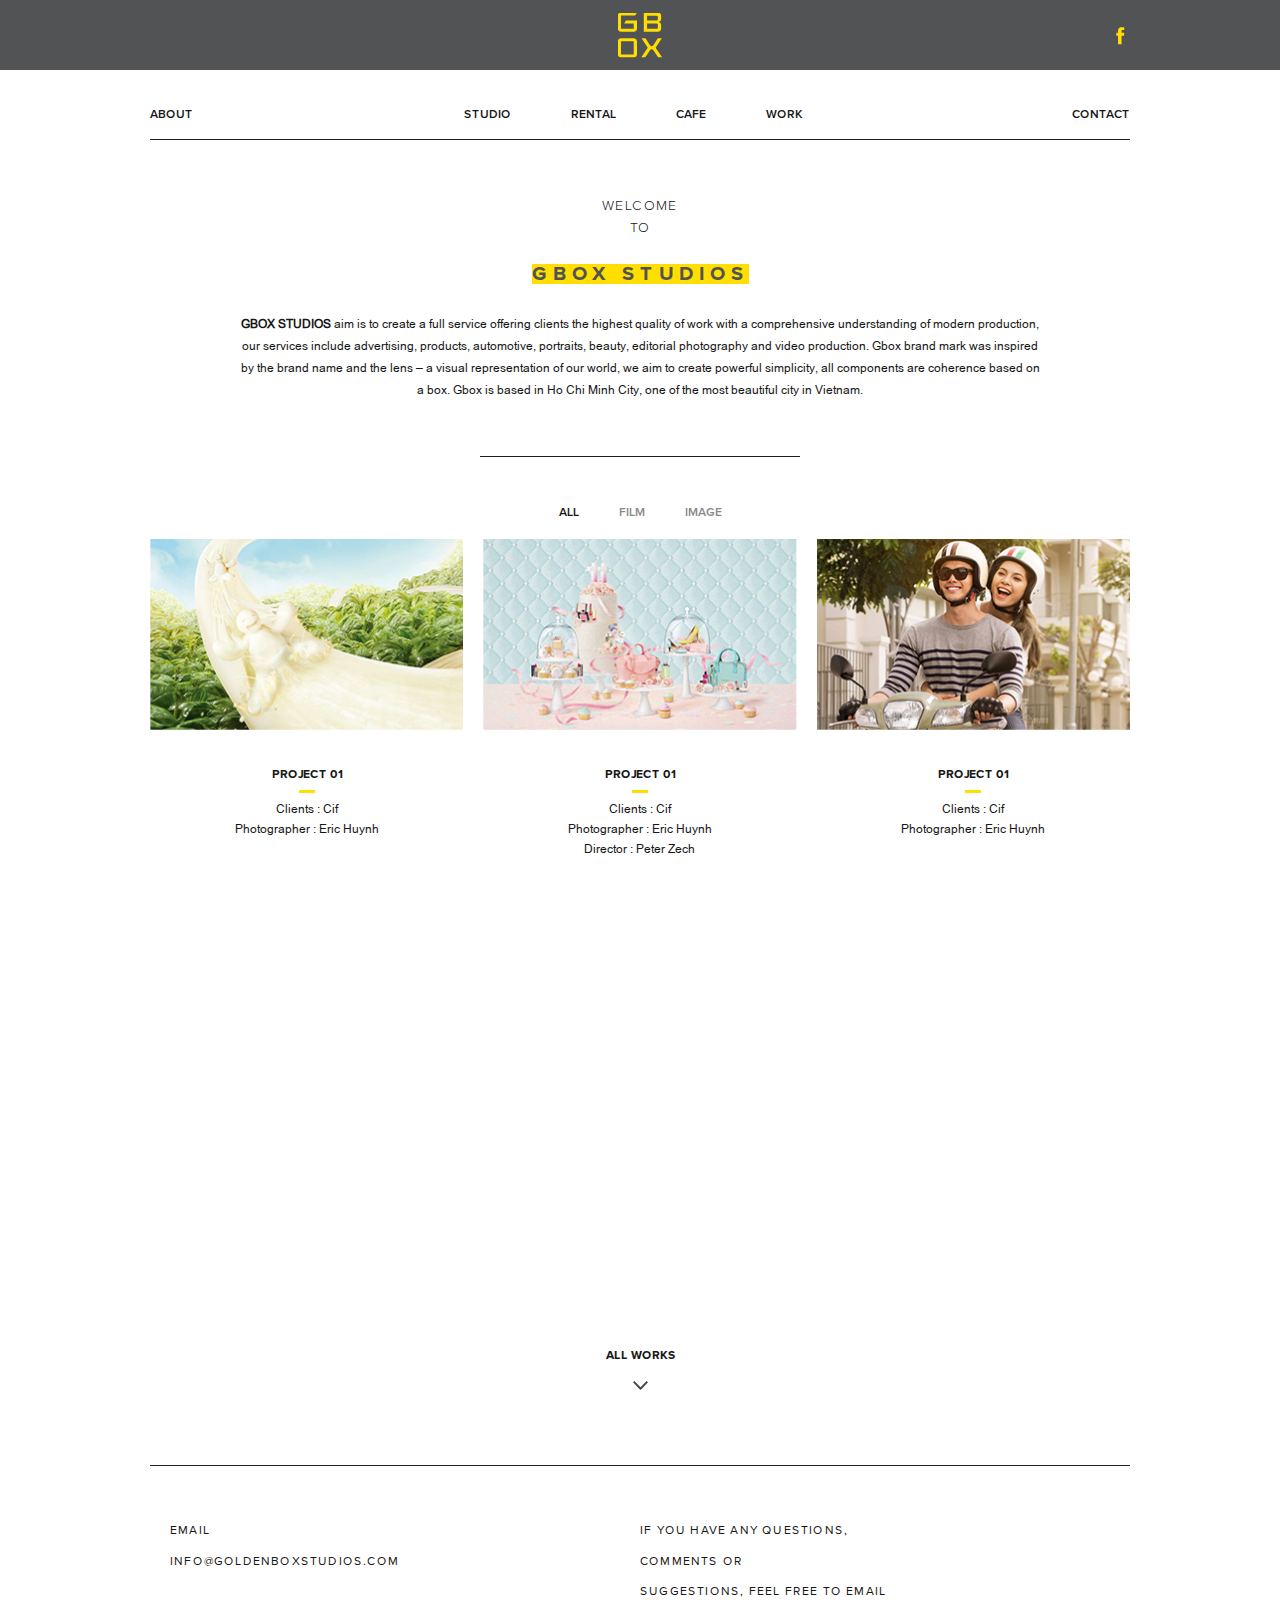
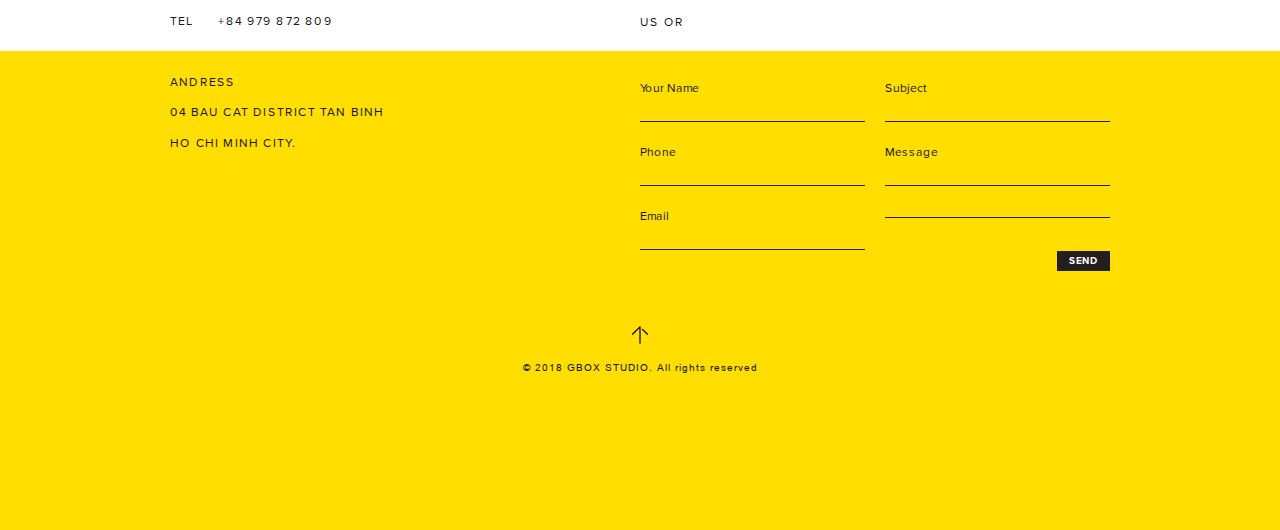
<file: index.html>
<!DOCTYPE html>
<html>
  <head>
    <meta charset="UTF-8" />
    <meta
      name="viewport"
      content="width=device-width, initial-scale=1.0, maximum-scale=1.0, user-scalable=0"
    />
    <meta http-equiv="X-UA-Compatible" content="IE=edge,chrome=1" />
    <title>GBOX</title>
    <link rel="icon" href="favicon.ico" />
    <meta name="title" content="" />
    <meta name="description" content="" />

    <!-- meta facebook -->
    <meta property="og:locale" content="vi" />
    <meta property="og:type" content="article" />
    <meta property="og:title" content="" />
    <meta property="og:description" content="" />
    <meta property="og:url" content="" />
    <meta property="og:site_name" content="" />
    <meta property="og:image" content="" />

    <link rel="stylesheet" href="dest/style.min.css" />
    <link rel="stylesheet" href="dest/fonts.css" />
  </head>

  <!-- Mỗi body của mỗi page nên có class ví dụ homepage, aboutpage, contactpage... -->

  <body class="homepage">
    <!-- HEADER -->
    <header>
      <div class="top">
        <div class="container">
          <div class="hamburger">
            <span></span>
          </div>
          <a href="./" class="logo">
            <img src="./img/logo-gbox.svg" alt="" />
            <h1 class="hidden">Gbox</h1>
          </a>
          <a href="#" class="facebook"
            ><img src="./img/fb-icon.svg" alt=""
          /></a>
        </div>
      </div>
      <nav class="nav">
        <div class="container">
          <ul class="menu">
            <li class="menu__item"><a href="about.html">about</a></li>
            <ul class="menu__item sub__menu">
              <li class="menu__item"><a href="studio.html">studio</a></li>
              <li class="menu__item"><a href="rental.html">rental</a></li>
              <li class="menu__item"><a href="cafe.html">cafe</a></li>
              <li class="menu__item"><a href="work.html">work</a></li>
            </ul>
            <li class="menu__item"><a href="contact.html">contact</a></li>
          </ul>
        </div>
      </nav>
    </header>
    <div class="nav__mobile">
      <ul>
        <li><a href="about.html">about</a></li>
        <li><a href="studio.html">studio</a></li>
        <li><a href="cafe.html">cafe</a></li>
        <li><a href="work.html">work</a></li>
        <li><a href="rental.html">rental</a></li>
        <li><a href="contact.html">contact</a></li>
      </ul>
    </div>
    <!-- MAIN -->
    <main class="mainwrapper">
      <section class="project">
        <div class="container">
          <div class="textbox mbhide">
            <h3 class="textbox__welcome">WELCOME<br />TO</h3>
            <h2 class="textbox__heading">gbox studios</h2>
            <p class="textbox__desc">
              <strong>GBOX STUDIOS</strong> aim is to create a full service
              offering clients the highest quality of work with a comprehensive
              understanding of modern production, our services include
              advertising, products, automotive, portraits, beauty, editorial
              photography and video production. Gbox brand mark was inspired by
              the brand name and the lens – a visual representation of our
              world, we aim to create powerful simplicity, all components are
              coherence based on a box. Gbox is based in Ho Chi Minh City, one
              of the most beautiful city in Vietnam.
            </p>
          </div>
          <div class="tag__list mbhide">
            <div class="tag active">all</div>
            <div class="tag">film</div>
            <div class="tag">image</div>
          </div>
          <div class="project__list">
            <div class="project__item">
              <div class="project__img">
                <a href="project-detail.html">
                  <img src="./img/home_1.jpg" alt="" />
                </a>
              </div>
              <div class="project__content">
                <h3>
                  <a href="project-detail.html" class="heading">project 01</a>
                </h3>
                <p class="desc">
                  clients : Cif <br />
                  photographer : Eric huynh
                </p>
              </div>
            </div>
            <div class="project__item">
              <div class="project__img">
                <a href="project-detail.html">
                  <img src="./img/home_2.jpg" alt="" />
                </a>
              </div>
              <div class="project__content">
                <h3>
                  <a href="project-detail.html" class="heading">project 01</a>
                </h3>
                <p class="desc">
                  clients : Cif <br />
                  photographer : Eric huynh <br />
                  Director : Peter Zech
                </p>
              </div>
            </div>
            <div class="project__item">
              <div class="project__img">
                <a href="project-detail.html">
                  <img src="./img/home_3.jpg" alt="" />
                </a>
              </div>
              <div class="project__content">
                <h3>
                  <a href="project-detail.html" class="heading">project 01</a>
                </h3>
                <p class="desc">
                  clients : Cif <br />
                  photographer : Eric huynh
                </p>
              </div>
            </div>
            <div
              class="project__item"
              data-aos="fade-up"
              data-aos-duration="1500"
            >
              <div class="project__img">
                <a href="project-detail.html">
                  <img src="./img/home_4.jpg" alt="" />
                </a>
              </div>
              <div class="project__content">
                <h3>
                  <a href="project-detail.html" class="heading">project 01</a>
                </h3>
                <p class="desc">
                  clients : Cif <br />
                  photographer : Eric huynh
                </p>
              </div>
            </div>
            <div
              class="project__item"
              data-aos="fade-up"
              data-aos-duration="1500"
            >
              <div class="project__img">
                <a href="project-detail.html">
                  <img src="./img/home_5.jpg" alt="" />
                </a>
              </div>
              <div class="project__content">
                <h3>
                  <a href="project-detail.html" class="heading">project 01</a>
                </h3>
                <p class="desc">
                  clients : Cif <br />
                  photographer : Eric huynh <br />
                  Director : Peter Zech
                </p>
              </div>
            </div>
            <div
              class="project__item"
              data-aos="fade-up"
              data-aos-duration="1500"
            >
              <div class="project__img">
                <a href="project-detail.html">
                  <img src="./img/home_6.jpg" alt="" />
                </a>
              </div>
              <div class="project__content">
                <h3>
                  <a href="project-detail.html" class="heading">project 01</a>
                </h3>
                <p class="desc">
                  clients : Cif <br />
                  photographer : Eric huynh
                </p>
              </div>
            </div>
          </div>
          <div class="more">
            <a href="#">
              <span>all works</span>
              <img src="./img/vector.svg" alt="" />
            </a>
          </div>
          <div class="line"></div>
        </div>
      </section>
    </main>

    <!-- FOOTER -->
    <footer class="footer">
      <div class="container">
        <div class="footer__top">
          <div class="footer__info">
            <p class="email">
              Email <br />
              info@goldenboxstudios.com
            </p>
            <p class="tel">
              Tel
              <span>+84 979 872 809</span>
            </p>
            <p class="addr">
              andress <br />
              04 bau cat district tan binh <br />
              ho chi minh city.
            </p>
          </div>
          <div class="footer__contact">
            <p class="comment">
              If you have any questions,<br />
              comments or <br />
              suggestions, feel free to email <br />
              us or
            </p>
            <form class="contact__form">
              <div class="left">
                <div>
                  <label>Your Name</label>
                  <input type="text" />
                </div>
                <div>
                  <label>Phone</label>
                  <input type="text" />
                </div>
                <div>
                  <label>Email</label>
                  <input type="text" />
                </div>
              </div>
              <div class="right">
                <div>
                  <label>Subject</label>
                  <input type="text" />
                </div>
                <div class="mess">
                  <label>Message</label>
                  <textarea></textarea>
                </div>
                <div class="send"><a href="#" class="btn__send">send</a></div>
              </div>
            </form>
          </div>
        </div>
        <div class="footer__bottom">
          <span class="backtotop">
            <img src="./img/arrow-icon.svg" alt="" />
          </span>
          <p>© 2018 GBOX STUDIO. All rights reserved</p>
        </div>
      </div>
    </footer>
    <footer class="footer__mobile">
      <div class="container">
        <div class="footer__info">
          <p class="email">
            Email <br />
            info@goldenboxstudios.com
          </p>
          <p class="tel">
            Tel
            <span>+84 979 872 809</span>
          </p>
          <p class="addr">
            andress <br />
            04 bau cat district tan binh <br />
            ho chi minh city.
          </p>
        </div>
      </div>
      <div class="footer__bottom">
        <span class="backtotop">
          <img src="./img/arrow-icon.svg" alt="" />
        </span>
        <p>© 2018 GBOX STUDIO. All rights reserved</p>
      </div>
    </footer>

    <script type="text/javascript" src="dest/jsmain.min.js"></script>
    <script type="text/javascript" src="dest/main.js"></script>
  </body>
</html>
</file>
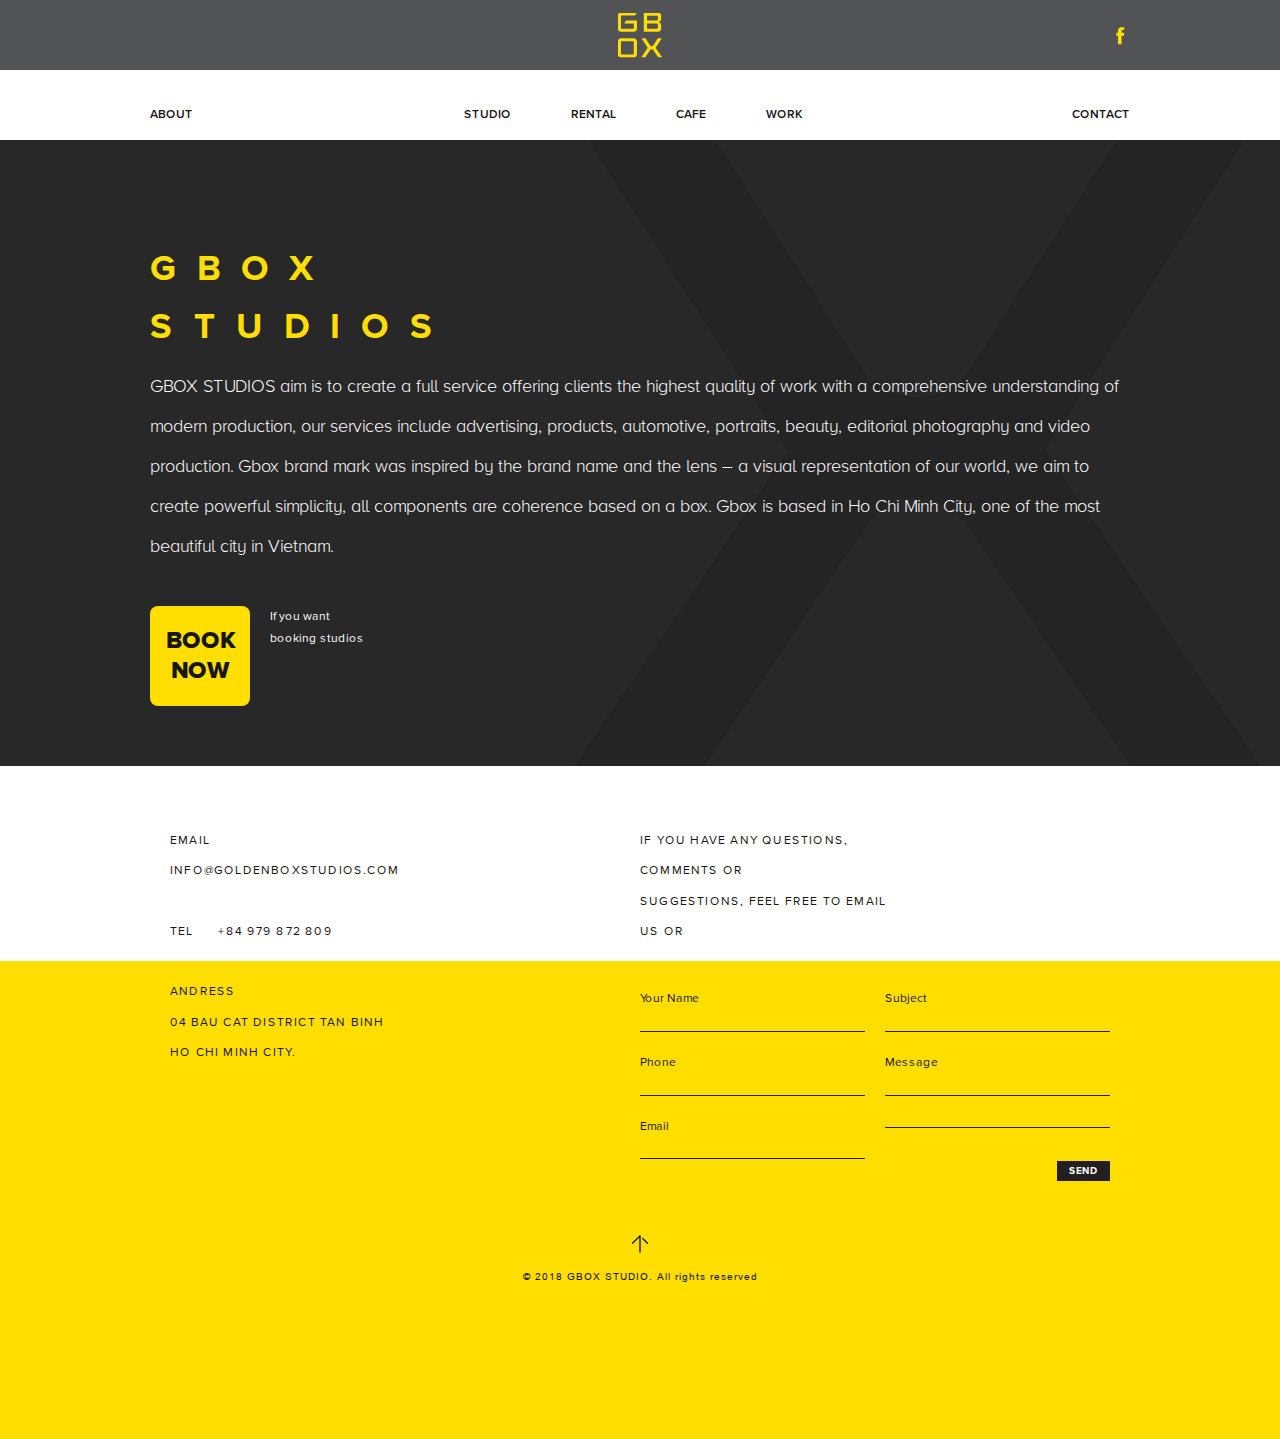
<file: about.html>
<!DOCTYPE html>
<html>
  <head>
    <meta charset="UTF-8" />
    <meta
      name="viewport"
      content="width=device-width, initial-scale=1.0, maximum-scale=1.0, user-scalable=0"
    />
    <meta http-equiv="X-UA-Compatible" content="IE=edge,chrome=1" />
    <title>About Us</title>
    <link rel="icon" href="favicon.ico" />
    <meta name="title" content="" />
    <meta name="description" content="" />

    <!-- meta facebook -->
    <meta property="og:locale" content="vi" />
    <meta property="og:type" content="article" />
    <meta property="og:title" content="" />
    <meta property="og:description" content="" />
    <meta property="og:url" content="" />
    <meta property="og:site_name" content="" />
    <meta property="og:image" content="" />

    <link rel="stylesheet" href="dest/style.min.css" />
    <link rel="stylesheet" href="dest/fonts.css" />
  </head>

  <!-- Mỗi body của mỗi page nên có class ví dụ homepage, aboutpage, contactpage... -->

  <body class="aboutpage">
    <header>
      <div class="top">
        <div class="container">
          <div class="hamburger">
            <span></span>
          </div>
          <a href="./" class="logo">
            <img src="./img/logo-gbox.svg" alt="" />
            <h1 class="hidden">Gbox</h1>
          </a>
          <a href="#" class="facebook"
            ><img src="./img/fb-icon.svg" alt=""
          /></a>
        </div>
      </div>
      <nav class="nav">
        <div class="container">
          <ul class="menu no-border">
            <li class="menu__item"><a href="about.html">about</a></li>
            <ul class="menu__item sub__menu">
              <li class="menu__item"><a href="studio.html">studio</a></li>
              <li class="menu__item"><a href="rental.html">rental</a></li>
              <li class="menu__item"><a href="cafe.html">cafe</a></li>
              <li class="menu__item"><a href="work.html">work</a></li>
            </ul>
            <li class="menu__item"><a href="contact.html">contact</a></li>
          </ul>
        </div>
      </nav>
    </header>
    <div class="nav__mobile">
      <ul>
        <li><a href="about.html">about</a></li>
        <li><a href="studio.html">studio</a></li>
        <li><a href="cafe.html">cafe</a></li>
        <li><a href="work.html">work</a></li>
        <li><a href="rental.html">rental</a></li>
        <li><a href="contact.html">contact</a></li>
      </ul>
    </div>

    <main class="mainwrapper">
      <section class="about">
        <div class="container">
          <h1 class="heading">
            gbox <br />
            studios
          </h1>
          <p class="desc">
            GBOX STUDIOS aim is to create a full service offering clients the
            highest quality of work with a comprehensive understanding of modern
            production, our services include advertising, products, automotive,
            portraits, beauty, editorial photography and video production. Gbox
            brand mark was inspired by the brand name and the lens – a visual
            representation of our world, we aim to create powerful simplicity,
            all components are coherence based on a box. Gbox is based in Ho Chi
            Minh City, one of the most beautiful city in Vietnam.
          </p>
          <div class="btn__wrap">
            <a href="rental.html" class="btn__book --yellow"
              >Book <br />
              Now</a
            >
            <p>
              If you want <br />
              booking studios
            </p>
          </div>
        </div>
      </section>
    </main>

    <footer class="footer">
      <div class="container">
        <div class="footer__top">
          <div class="footer__info">
            <p class="email">
              Email <br />
              info@goldenboxstudios.com
            </p>
            <p class="tel">
              Tel
              <span>+84 979 872 809</span>
            </p>
            <p class="addr">
              andress <br />
              04 bau cat district tan binh <br />
              ho chi minh city.
            </p>
          </div>
          <div class="footer__contact">
            <p class="comment">
              If you have any questions,<br />
              comments or <br />
              suggestions, feel free to email <br />
              us or
            </p>
            <form class="contact__form">
              <div class="left">
                <div>
                  <label>Your Name</label>
                  <input type="text" />
                </div>
                <div>
                  <label>Phone</label>
                  <input type="text" />
                </div>
                <div>
                  <label>Email</label>
                  <input type="text" />
                </div>
              </div>
              <div class="right">
                <div>
                  <label>Subject</label>
                  <input type="text" />
                </div>
                <div class="mess">
                  <label>Message</label>
                  <textarea></textarea>
                </div>
                <div class="send"><a href="#" class="btn__send">send</a></div>
              </div>
            </form>
          </div>
        </div>
        <div class="footer__bottom">
          <span class="backtotop">
            <img src="./img/arrow-icon.svg" alt="" />
          </span>
          <p>© 2018 GBOX STUDIO. All rights reserved</p>
        </div>
      </div>
    </footer>
    <footer class="footer__mobile no-border">
      <div class="container">
        <div class="footer__info">
          <p class="email">
            Email <br />
            info@goldenboxstudios.com
          </p>
          <p class="tel">
            Tel
            <span>+84 979 872 809</span>
          </p>
          <p class="addr">
            andress <br />
            04 bau cat district tan binh <br />
            ho chi minh city.
          </p>
        </div>
      </div>
      <div class="footer__bottom">
        <span class="backtotop">
          <img src="./img/arrow-icon.svg" alt="" />
        </span>
        <p>© 2018 GBOX STUDIO. All rights reserved</p>
      </div>
    </footer>

    <script type="text/javascript" src="dest/jsmain.min.js"></script>
    <script type="text/javascript" src="dest/main.js"></script>
  </body>
</html>
</file>
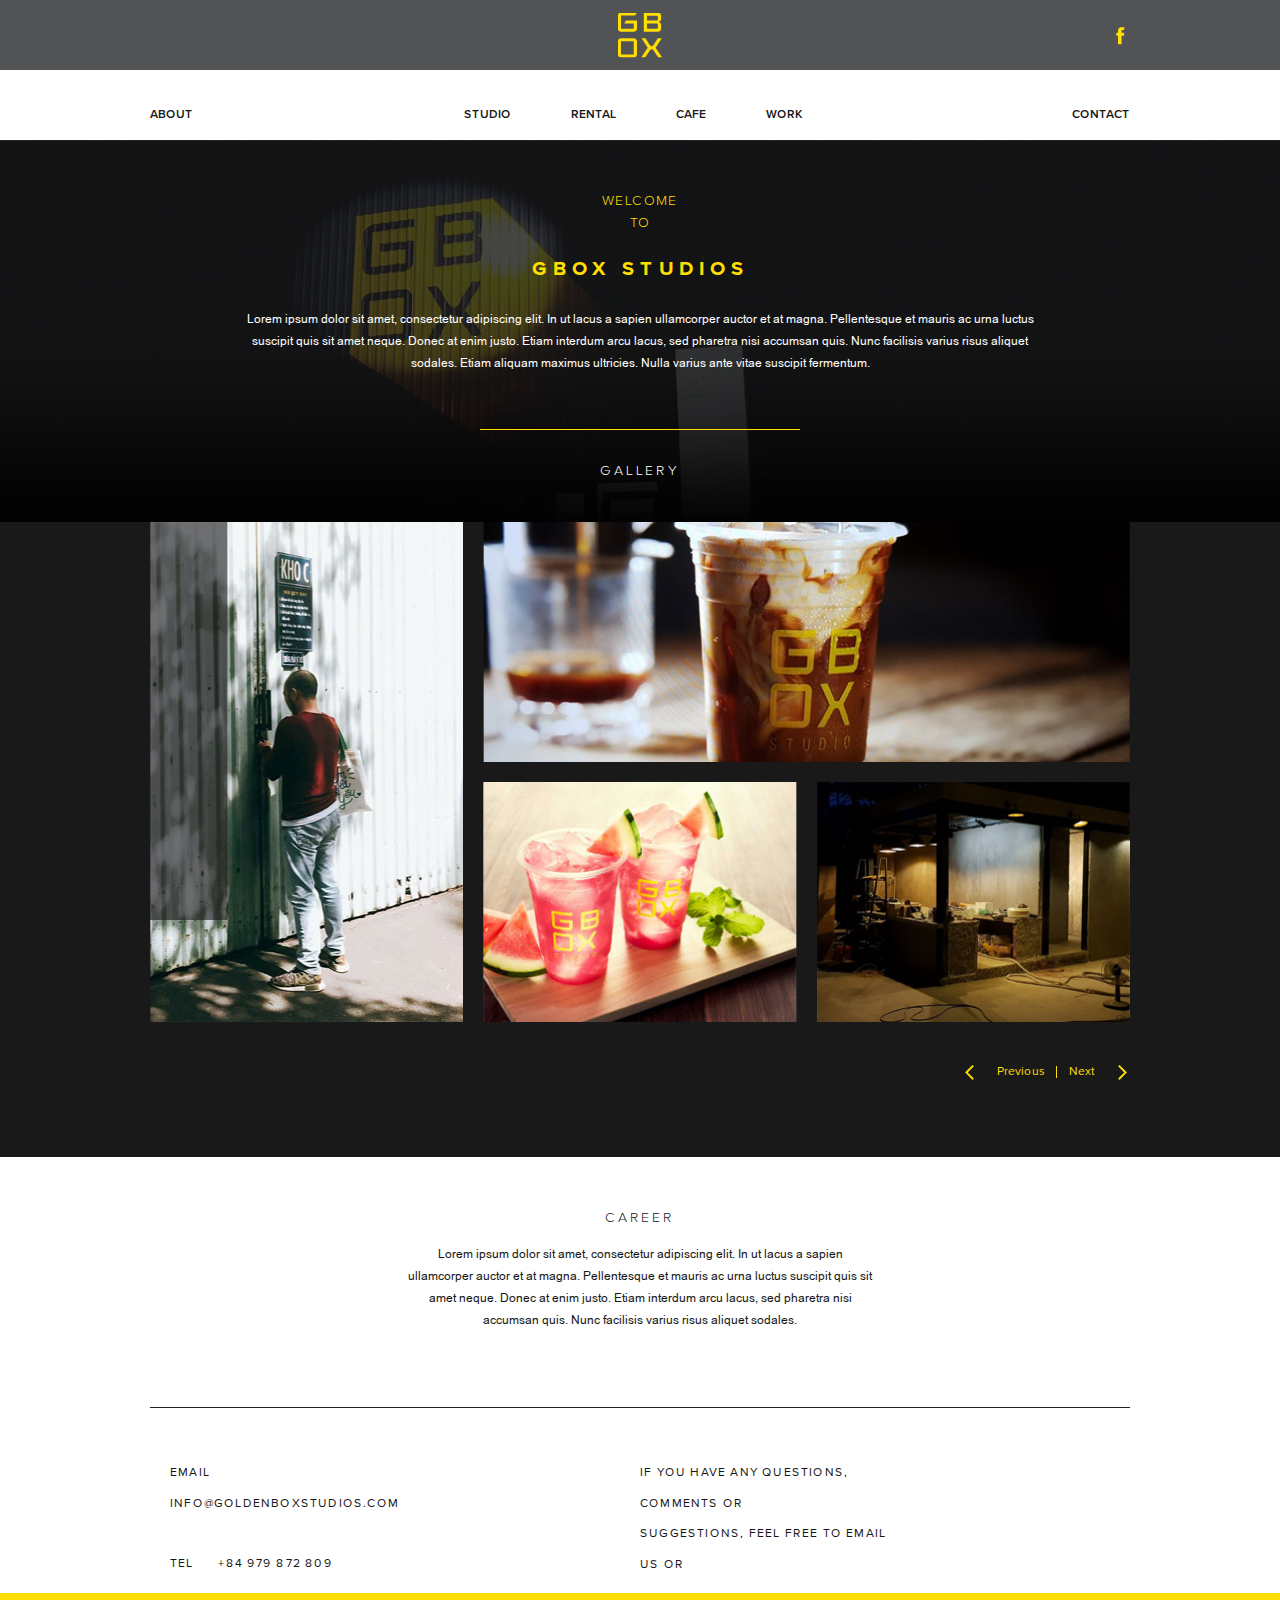
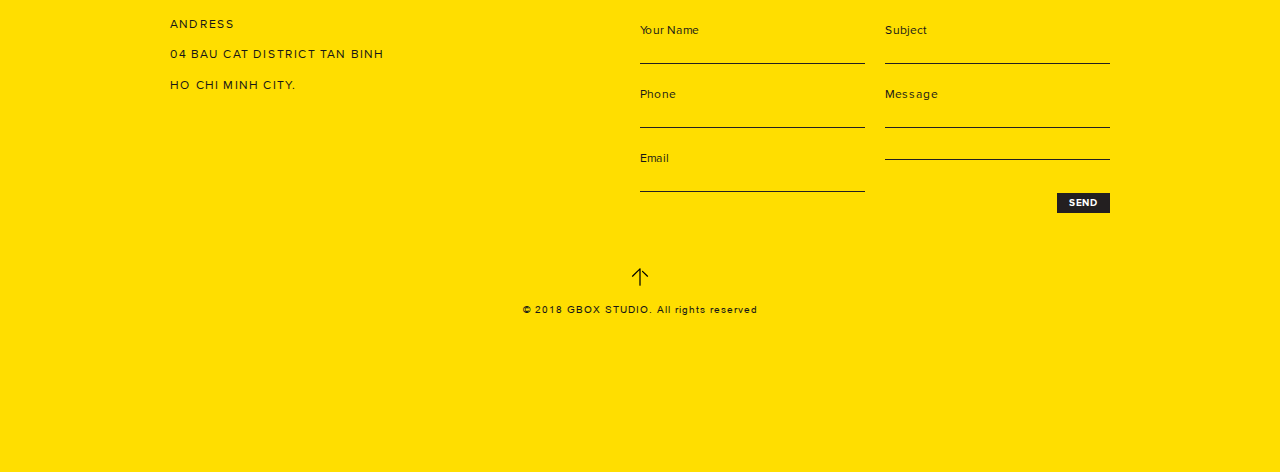
<file: cafe.html>
<!DOCTYPE html>
<html>
  <head>
    <meta charset="UTF-8" />
    <meta
      name="viewport"
      content="width=device-width, initial-scale=1.0, maximum-scale=1.0, user-scalable=0"
    />
    <meta http-equiv="X-UA-Compatible" content="IE=edge,chrome=1" />
    <title>Cafe</title>
    <link rel="icon" href="favicon.ico" />
    <meta name="title" content="" />
    <meta name="description" content="" />

    <!-- meta facebook -->
    <meta property="og:locale" content="vi" />
    <meta property="og:type" content="article" />
    <meta property="og:title" content="" />
    <meta property="og:description" content="" />
    <meta property="og:url" content="" />
    <meta property="og:site_name" content="" />
    <meta property="og:image" content="" />

    <link rel="stylesheet" href="dest/style.min.css" />
    <link rel="stylesheet" href="dest/fonts.css" />
  </head>

  <!-- Mỗi body của mỗi page nên có class ví dụ homepage, aboutpage, contactpage... -->

  <body class="cafepage">
    <header>
      <div class="top">
        <div class="container">
          <div class="hamburger">
            <span></span>
          </div>
          <a href="./" class="logo">
            <img src="./img/logo-gbox.svg" alt="" />
            <h1 class="hidden">Gbox</h1>
          </a>
          <a href="#" class="facebook"
            ><img src="./img/fb-icon.svg" alt=""
          /></a>
        </div>
      </div>
      <nav class="nav">
        <div class="container">
          <ul class="menu no-border">
            <li class="menu__item"><a href="about.html">about</a></li>
            <ul class="menu__item sub__menu">
              <li class="menu__item"><a href="studio.html">studio</a></li>
              <li class="menu__item"><a href="rental.html">rental</a></li>
              <li class="menu__item"><a href="cafe.html">cafe</a></li>
              <li class="menu__item"><a href="work.html">work</a></li>
            </ul>
            <li class="menu__item"><a href="contact.html">contact</a></li>
          </ul>
        </div>
      </nav>
    </header>
    <div class="nav__mobile">
      <ul>
        <li><a href="about.html">about</a></li>
        <li><a href="studio.html">studio</a></li>
        <li><a href="cafe.html">cafe</a></li>
        <li><a href="work.html">work</a></li>
        <li><a href="rental.html">rental</a></li>
        <li><a href="contact.html">contact</a></li>
      </ul>
    </div>

    <main class="mainwrapper">
      <section class="cafe">
        <div class="cafe__top">
          <div class="container">
            <div class="textbox --yellow">
              <h3 class="textbox__welcome">WELCOME<br />TO</h3>
              <h2 class="textbox__heading">gbox studios</h2>
              <p class="textbox__desc">
                Lorem ipsum dolor sit amet, consectetur adipiscing elit. In ut
                lacus a sapien ullamcorper auctor et at magna. Pellentesque et
                mauris ac urna luctus suscipit quis sit amet neque. Donec at
                enim justo. Etiam interdum arcu lacus, sed pharetra nisi
                accumsan quis. Nunc facilisis varius risus aliquet sodales.
                Etiam aliquam maximus ultricies. Nulla varius ante vitae
                suscipit fermentum.
              </p>
            </div>
            <h3 class="title --white">gallery</h3>
          </div>
        </div>
        <div class="cafe__bottom">
          <div class="container">
            <div class="cafe__gallery">
              <div class="cafe__item" itemscope data-pswp-uid="1">
                <figure class="cafe__img">
                  <a href="./img/gallery_1-2.jpg" data-size="718x571"
                    ><img src="./img/gallery_1.jpg" alt=""
                  /></a>
                </figure>
                <figure class="cafe__img">
                  <a href="./img/gallery_2-2.jpg" data-size="758x425"
                    ><img src="./img/gallery_2.jpg" alt=""
                  /></a>
                </figure>
                <figure class="cafe__img">
                  <a href="./img/gallery_3-2.jpg" data-size="374x250"
                    ><img src="./img/gallery_3.jpg" alt=""
                  /></a>
                </figure>
                <figure class="cafe__img">
                  <a href="./img/gallery_4-2.jpg" data-size="516x251"
                    ><img src="./img/gallery_4.jpg" alt=""
                  /></a>
                </figure>
              </div>
              <div class="cafe__item" itemscope data-pswp-uid="1">
                <figure class="cafe__img">
                  <a href="./img/gallery_5.jpg" data-size="640x960"
                    ><img src="./img/gallery_5.jpg" alt=""
                  /></a>
                </figure>
                <figure class="cafe__img">
                  <a href="./img/gallery_6.jpg" data-size="640x427"
                    ><img src="./img/gallery_6.jpg" alt=""
                  /></a>
                </figure>
                <figure class="cafe__img">
                  <a href="./img/gallery_7.jpg" data-size="640x360"
                    ><img src="./img/gallery_7.jpg" alt=""
                  /></a>
                </figure>
                <figure class="cafe__img">
                  <a href="./img/gallery_8.jpg" data-size="640x427"
                    ><img src="./img/gallery_8.jpg" alt=""
                  /></a>
                </figure>
              </div>
            </div>
            <div class="cafe__control">
              <div class="control --yellow">
                <div class="control__btn --prev">
                  <svg
                    id="Layer_1"
                    data-name="Layer 1"
                    xmlns="http://www.w3.org/2000/svg"
                    viewBox="0 0 39.44 23.26"
                  >
                    <polygon
                      class="cls-1"
                      points="19.72 16.19 3.54 0 0 3.54 16.19 19.72 19.72 23.26 23.26 19.72 39.44 3.54 35.91 0 19.72 16.19"
                    />
                  </svg>
                  <span>Previous</span>
                </div>
                <div class="control__btn --next">
                  <span>Next</span>
                  <svg
                    id="Layer_1"
                    data-name="Layer 1"
                    xmlns="http://www.w3.org/2000/svg"
                    viewBox="0 0 39.44 23.26"
                  >
                    <polygon
                      class="cls-1"
                      points="19.72 16.19 3.54 0 0 3.54 16.19 19.72 19.72 23.26 23.26 19.72 39.44 3.54 35.91 0 19.72 16.19"
                    />
                  </svg>
                </div>
              </div>
            </div>
          </div>
        </div>
        <div class="container">
          <div class="cafe__career">
            <h3 class="title">career</h3>
            <p>
              Lorem ipsum dolor sit amet, consectetur adipiscing elit. In ut
              lacus a sapien ullamcorper auctor et at magna. Pellentesque et
              mauris ac urna luctus suscipit quis sit amet neque. Donec at enim
              justo. Etiam interdum arcu lacus, sed pharetra nisi accumsan quis.
              Nunc facilisis varius risus aliquet sodales.
            </p>
          </div>
          <div class="line"></div>
        </div>
      </section>
    </main>

    <footer class="footer">
      <div class="container">
        <div class="footer__top">
          <div class="footer__info">
            <p class="email">
              Email <br />
              info@goldenboxstudios.com
            </p>
            <p class="tel">
              Tel
              <span>+84 979 872 809</span>
            </p>
            <p class="addr">
              andress <br />
              04 bau cat district tan binh <br />
              ho chi minh city.
            </p>
          </div>
          <div class="footer__contact">
            <p class="comment">
              If you have any questions,<br />
              comments or <br />
              suggestions, feel free to email <br />
              us or
            </p>
            <form class="contact__form">
              <div class="left">
                <div>
                  <label>Your Name</label>
                  <input type="text" />
                </div>
                <div>
                  <label>Phone</label>
                  <input type="text" />
                </div>
                <div>
                  <label>Email</label>
                  <input type="text" />
                </div>
              </div>
              <div class="right">
                <div>
                  <label>Subject</label>
                  <input type="text" />
                </div>
                <div class="mess">
                  <label>Message</label>
                  <textarea></textarea>
                </div>
                <div class="send"><a href="#" class="btn__send">send</a></div>
              </div>
            </form>
          </div>
        </div>
        <div class="footer__bottom">
          <span class="backtotop">
            <img src="./img/arrow-icon.svg" alt="" />
          </span>
          <p>© 2018 GBOX STUDIO. All rights reserved</p>
        </div>
      </div>
    </footer>
    <footer class="footer__mobile">
      <div class="container">
        <div class="footer__info">
          <p class="email">
            Email <br />
            info@goldenboxstudios.com
          </p>
          <p class="tel">
            Tel
            <span>+84 979 872 809</span>
          </p>
          <p class="addr">
            andress <br />
            04 bau cat district tan binh <br />
            ho chi minh city.
          </p>
        </div>
      </div>
      <div class="footer__bottom">
        <span class="backtotop">
          <img src="./img/arrow-icon.svg" alt="" />
        </span>
        <p>© 2018 GBOX STUDIO. All rights reserved</p>
      </div>
    </footer>
    <div class="pswp" tabindex="-1" role="dialog" aria-hidden="true">
      <div class="pswp__bg"></div>
      <div class="pswp__scroll-wrap">
        <div class="pswp__container">
          <div class="pswp__item"></div>
          <div class="pswp__item"></div>
          <div class="pswp__item"></div>
        </div>
        <div class="pswp__ui pswp__ui--hidden">
          <div class="pswp__top-bar">
            <div class="pswp__counter"></div>
            <button
              class="pswp__button pswp__button--close"
              title="Close (Esc)"
            ></button>
            <button
              class="pswp__button pswp__button--share"
              title="Share"
            ></button>
            <button
              class="pswp__button pswp__button--fs"
              title="Toggle fullscreen"
            ></button>
            <button
              class="pswp__button pswp__button--zoom"
              title="Zoom in/out"
            ></button>
            <div class="pswp__preloader">
              <div class="pswp__preloader__icn">
                <div class="pswp__preloader__cut">
                  <div class="pswp__preloader__donut"></div>
                </div>
              </div>
            </div>
          </div>
          <div
            class="pswp__share-modal pswp__share-modal--hidden pswp__single-tap"
          >
            <div class="pswp__share-tooltip"></div>
          </div>
          <button
            class="pswp__button pswp__button--arrow--left"
            title="Previous (arrow left)"
          ></button>
          <button
            class="pswp__button pswp__button--arrow--right"
            title="Next (arrow right)"
          ></button>
          <div class="pswp__caption">
            <div class="pswp__caption__center"></div>
          </div>
        </div>
      </div>
    </div>

    <script type="text/javascript" src="dest/jsmain.min.js"></script>
    <script type="text/javascript" src="dest/main.js"></script>
  </body>
</html>
</file>
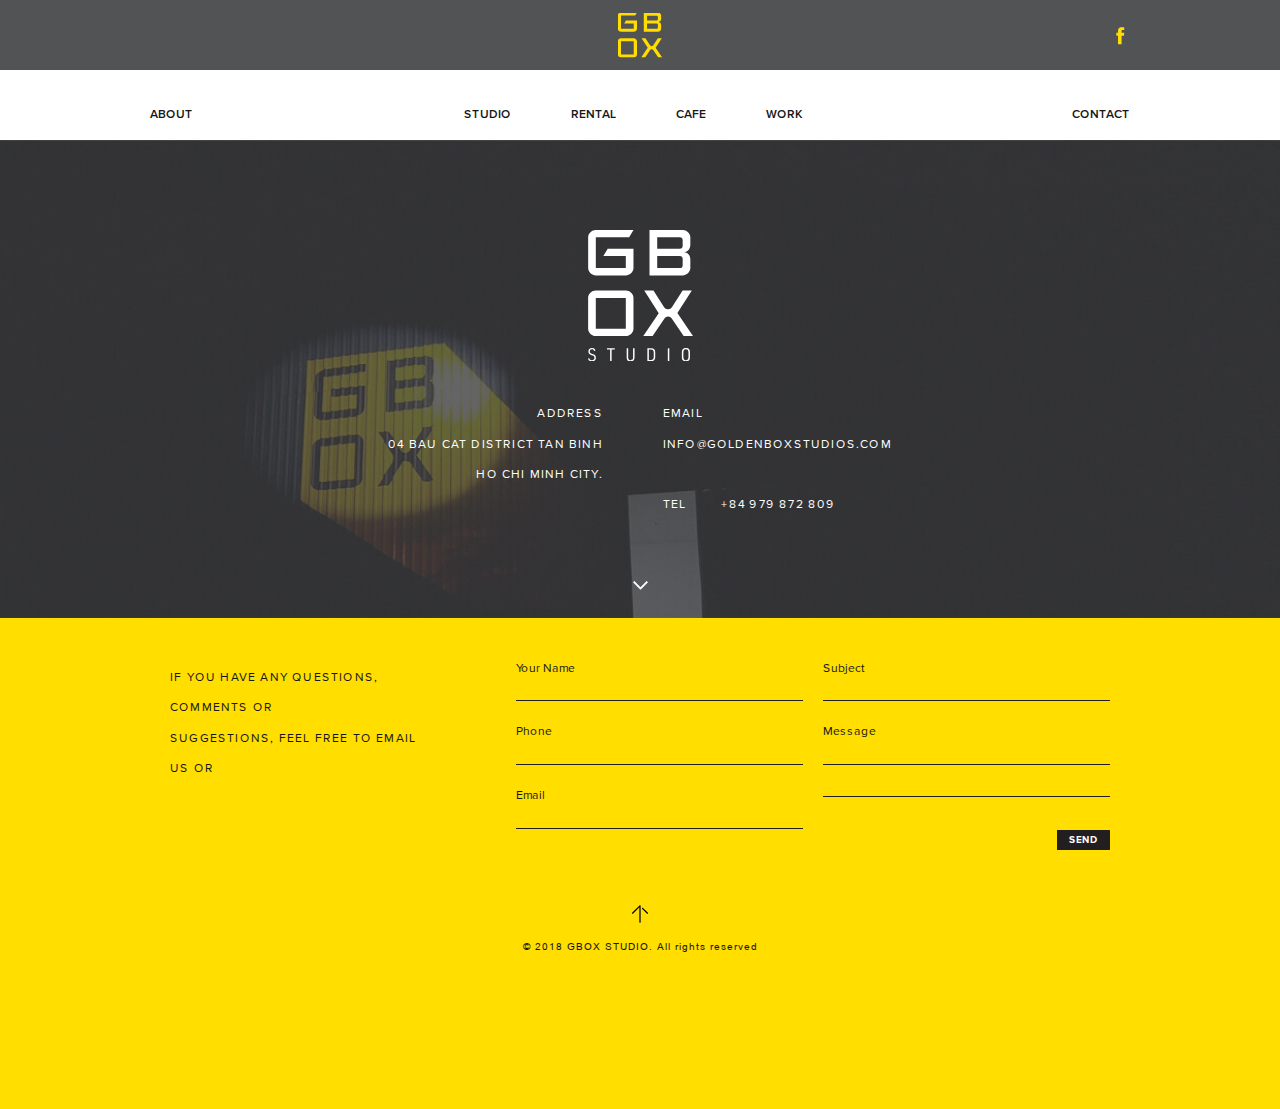
<file: contact.html>
<!DOCTYPE html>
<html>
  <head>
    <meta charset="UTF-8" />
    <meta
      name="viewport"
      content="width=device-width, initial-scale=1.0, maximum-scale=1.0, user-scalable=0"
    />
    <meta http-equiv="X-UA-Compatible" content="IE=edge,chrome=1" />
    <title>Contact Us</title>
    <link rel="icon" href="favicon.ico" />
    <meta name="title" content="" />
    <meta name="description" content="" />

    <!-- meta facebook -->
    <meta property="og:locale" content="vi" />
    <meta property="og:type" content="article" />
    <meta property="og:title" content="" />
    <meta property="og:description" content="" />
    <meta property="og:url" content="" />
    <meta property="og:site_name" content="" />
    <meta property="og:image" content="" />

    <link rel="stylesheet" href="dest/style.min.css" />
    <link rel="stylesheet" href="dest/fonts.css" />
  </head>

  <!-- Mỗi body của mỗi page nên có class ví dụ homepage, aboutpage, contactpage... -->

  <body class="contactpage">
    <header>
      <div class="top">
        <div class="container">
          <div class="hamburger">
            <span></span>
          </div>
          <a href="./" class="logo">
            <img src="./img/logo-gbox.svg" alt="" />
            <h1 class="hidden">Gbox</h1>
          </a>
          <a href="#" class="facebook"
            ><img src="./img/fb-icon.svg" alt=""
          /></a>
        </div>
      </div>
      <nav class="nav">
        <div class="container">
          <ul class="menu no-border">
            <li class="menu__item"><a href="about.html">about</a></li>
            <ul class="menu__item sub__menu">
              <li class="menu__item"><a href="studio.html">studio</a></li>
              <li class="menu__item"><a href="rental.html">rental</a></li>
              <li class="menu__item"><a href="cafe.html">cafe</a></li>
              <li class="menu__item"><a href="work.html">work</a></li>
            </ul>
            <li class="menu__item"><a href="contact.html">contact</a></li>
          </ul>
        </div>
      </nav>
    </header>
    <div class="nav__mobile">
      <ul>
        <li><a href="about.html">about</a></li>
        <li><a href="studio.html">studio</a></li>
        <li><a href="cafe.html">cafe</a></li>
        <li><a href="work.html">work</a></li>
        <li><a href="rental.html">rental</a></li>
        <li><a href="contact.html">contact</a></li>
      </ul>
    </div>

    <main class="mainwrapper">
      <section class="contact">
        <div class="container">
          <div class="contact__logo">
            <svg
              id="Layer_1"
              data-name="Layer 1"
              xmlns="http://www.w3.org/2000/svg"
              viewBox="0 0 193.16 241.71"
            >
              <path
                class="cls-1"
                d="M769,862.66H713.79c-7.21,0-14.1,6-14.1,13.47v56.51c0,7.44,6.89,13.47,14.1,13.47H769c7.21,0,14.1-6,14.1-13.47V876.13c0-7.44-6.89-13.47-14.1-13.47m0,70H713.79V876.13H769Z"
                transform="translate(-699.44 -751.2)"
              />
              <path
                class="cls-1"
                d="M863.86,904l26.59-41.34H873.52l-19.74,30.71a7.8,7.8,0,0,1-6.5,3.54H846a7.81,7.81,0,0,1-6.51-3.54l-19.68-30.71h-16.9l26.62,41.52-28.4,41.93h17.2l21.79-32.2a7.82,7.82,0,0,1,6.5-3.54H847a7.85,7.85,0,0,1,6.5,3.54l21.9,32.2H892.6Z"
                transform="translate(-699.44 -751.2)"
              />
              <path
                class="cls-1"
                d="M735.66,785.53,727.72,799H769v22.27H713.81V764.73h61.32l8-13.47h-69.3c-7.21,0-14.1,6-14.1,13.47v56.52c0,7.43,6.89,13.46,14.1,13.46H769c7.21,0,14.11-6,14.11-13.46V785.53Z"
                transform="translate(-699.44 -751.2)"
              />
              <path
                class="cls-1"
                d="M873.58,751.2h-61v83.58h61c7.22,0,14.12-6,14.12-13.49V805.5c0-7.45-4.47-13.49-11.7-13.49,7.23,0,11.7-6,11.7-13.48V764.69c0-7.45-6.9-13.49-14.12-13.49m0,64.55a5.46,5.46,0,0,1-5.38,5.54H826.75V799H868.2a5.46,5.46,0,0,1,5.38,5.53Zm0-35.79a5.46,5.46,0,0,1-5.38,5.54H826.75V764.69H868.2a5.45,5.45,0,0,1,5.38,5.53Z"
                transform="translate(-699.44 -751.2)"
              />
              <path
                class="cls-1"
                d="M701.83,987.11c.73,2.53,2.13,3.63,4.72,3.63,3.09,0,4.7-1.53,4.7-4.5a4,4,0,0,0-1.23-3.17c-.77-.63-.94-.7-3.85-1.53-4.27-1.2-6-3.1-6-6.67,0-4,2.45-6.37,6.59-6.37,3.57,0,5.54,1.47,6.31,4.73l-2.39.6c-.7-2.3-1.78-3.16-4-3.16-2.45,0-3.89,1.5-3.89,4.06s1.23,3.67,4.74,4.67c2.87.84,3.36,1,4.38,1.81q2,1.54,2,4.9c0,4.4-2.55,6.8-7.32,6.8-4.17,0-6.31-1.53-7.15-5.17Z"
                transform="translate(-699.44 -751.2)"
              />
              <path
                class="cls-1"
                d="M740.15,971h-5.82v-2.2h14.34V971h-5.78v21.61h-2.74Z"
                transform="translate(-699.44 -751.2)"
              />
              <path
                class="cls-1"
                d="M773.33,968.8V985c0,2.07.17,3.11.73,3.94a3.82,3.82,0,0,0,3.65,1.83c2.1,0,3.29-.6,4.06-2.1a7.76,7.76,0,0,0,.56-3.67V968.8h2.74V985c0,3-.28,4.24-1.26,5.51-1.33,1.7-3.12,2.43-6,2.43s-5-.87-6.2-2.8c-.77-1.17-1-2.44-1-5.14V968.8Z"
                transform="translate(-699.44 -751.2)"
              />
              <path
                class="cls-1"
                d="M808.68,968.8h6.65c5.26-.1,7.89,2.6,7.78,7.9v8c.11,5.3-2.52,8-7.78,7.9h-6.65Zm6.41,21.64c3.71.07,5.29-1.76,5.29-6.1V977c0-4.31-1.58-6.14-5.29-6.07h-3.68v19.47Z"
                transform="translate(-699.44 -751.2)"
              />
              <path
                class="cls-1"
                d="M846.27,968.8H849v23.81h-2.73Z"
                transform="translate(-699.44 -751.2)"
              />
              <path
                class="cls-1"
                d="M872.12,976.7c0-2.9.49-4.63,1.69-6,1.33-1.53,3.15-2.23,5.78-2.23,2.8,0,4.76.83,6.06,2.6,1,1.3,1.37,2.93,1.37,5.6v8c0,2.9-.5,4.63-1.69,6-1.33,1.53-3.15,2.23-5.74,2.23-2.84,0-4.8-.83-6.1-2.6-1-1.3-1.37-3-1.37-5.6Zm12.16.27c0-4.37-1.43-6.3-4.73-6.3s-4.69,1.93-4.69,6.3v7.47c0,4.37,1.43,6.3,4.69,6.3s4.73-1.93,4.73-6.3Z"
                transform="translate(-699.44 -751.2)"
              />
            </svg>
          </div>
          <div class="contact__info">
            <div class="left">
              <p>address</p>
              <p>04 bau cat district tan binh</p>
              <p>ho chi minh city.</p>
            </div>
            <div class="right">
              <p>EMAIL</p>
              <p>INFO@GOLDENBOXSTUDIOS.COM</p>
              <p class="tel">Tel <span>+84 979 872 809</span></p>
            </div>
          </div>
          <div class="more">
            <svg
              id="Layer_1"
              data-name="Layer 1"
              xmlns="http://www.w3.org/2000/svg"
              viewBox="0 0 39.44 23.26"
            >
              <polygon
                class="cls-1"
                points="19.72 16.19 3.54 0 0 3.54 16.19 19.72 19.72 23.26 23.26 19.72 39.44 3.54 35.91 0 19.72 16.19"
              />
            </svg>
          </div>
        </div>
      </section>
    </main>

    <footer class="footer --contact">
      <div class="container">
        <div class="footer__top">
          <div class="footer__info">
            <p class="email">
              Email <br />
              info@goldenboxstudios.com
            </p>
            <p class="tel">
              Tel
              <span>+84 979 872 809</span>
            </p>
            <p class="addr">
              andress <br />
              04 bau cat district tan binh <br />
              ho chi minh city.
            </p>
          </div>
          <div class="footer__contact">
            <p class="comment">
              If you have any questions,<br />
              comments or <br />
              suggestions, feel free to email <br />
              us or
            </p>
            <form class="contact__form">
              <div class="left">
                <div>
                  <label>Your Name</label>
                  <input type="text" />
                </div>
                <div>
                  <label>Phone</label>
                  <input type="text" />
                </div>
                <div>
                  <label>Email</label>
                  <input type="text" />
                </div>
              </div>
              <div class="right">
                <div>
                  <label>Subject</label>
                  <input type="text" />
                </div>
                <div class="mess">
                  <label>Message</label>
                  <textarea></textarea>
                </div>
                <div class="send"><a href="#" class="btn__send">send</a></div>
              </div>
            </form>
          </div>
        </div>
        <div class="footer__bottom">
          <span class="backtotop">
            <img src="./img/arrow-icon.svg" alt="" />
          </span>
          <p>© 2018 GBOX STUDIO. All rights reserved</p>
        </div>
      </div>
    </footer>
    <footer class="footer__mobile no-border --contact">
      <div class="container">
        <div class="footer__info">
          <p class="email">
            Email <br />
            info@goldenboxstudios.com
          </p>
          <p class="tel">
            Tel
            <span>+84 979 872 809</span>
          </p>
          <p class="addr">
            andress <br />
            04 bau cat district tan binh <br />
            ho chi minh city.
          </p>
        </div>
      </div>
      <div class="footer__bottom">
        <span class="backtotop">
          <img src="./img/arrow-icon.svg" alt="" />
        </span>
        <p>© 2018 GBOX STUDIO. All rights reserved</p>
      </div>
    </footer>

    <script type="text/javascript" src="dest/jsmain.min.js"></script>
    <script type="text/javascript" src="dest/main.js"></script>
  </body>
</html>
</file>
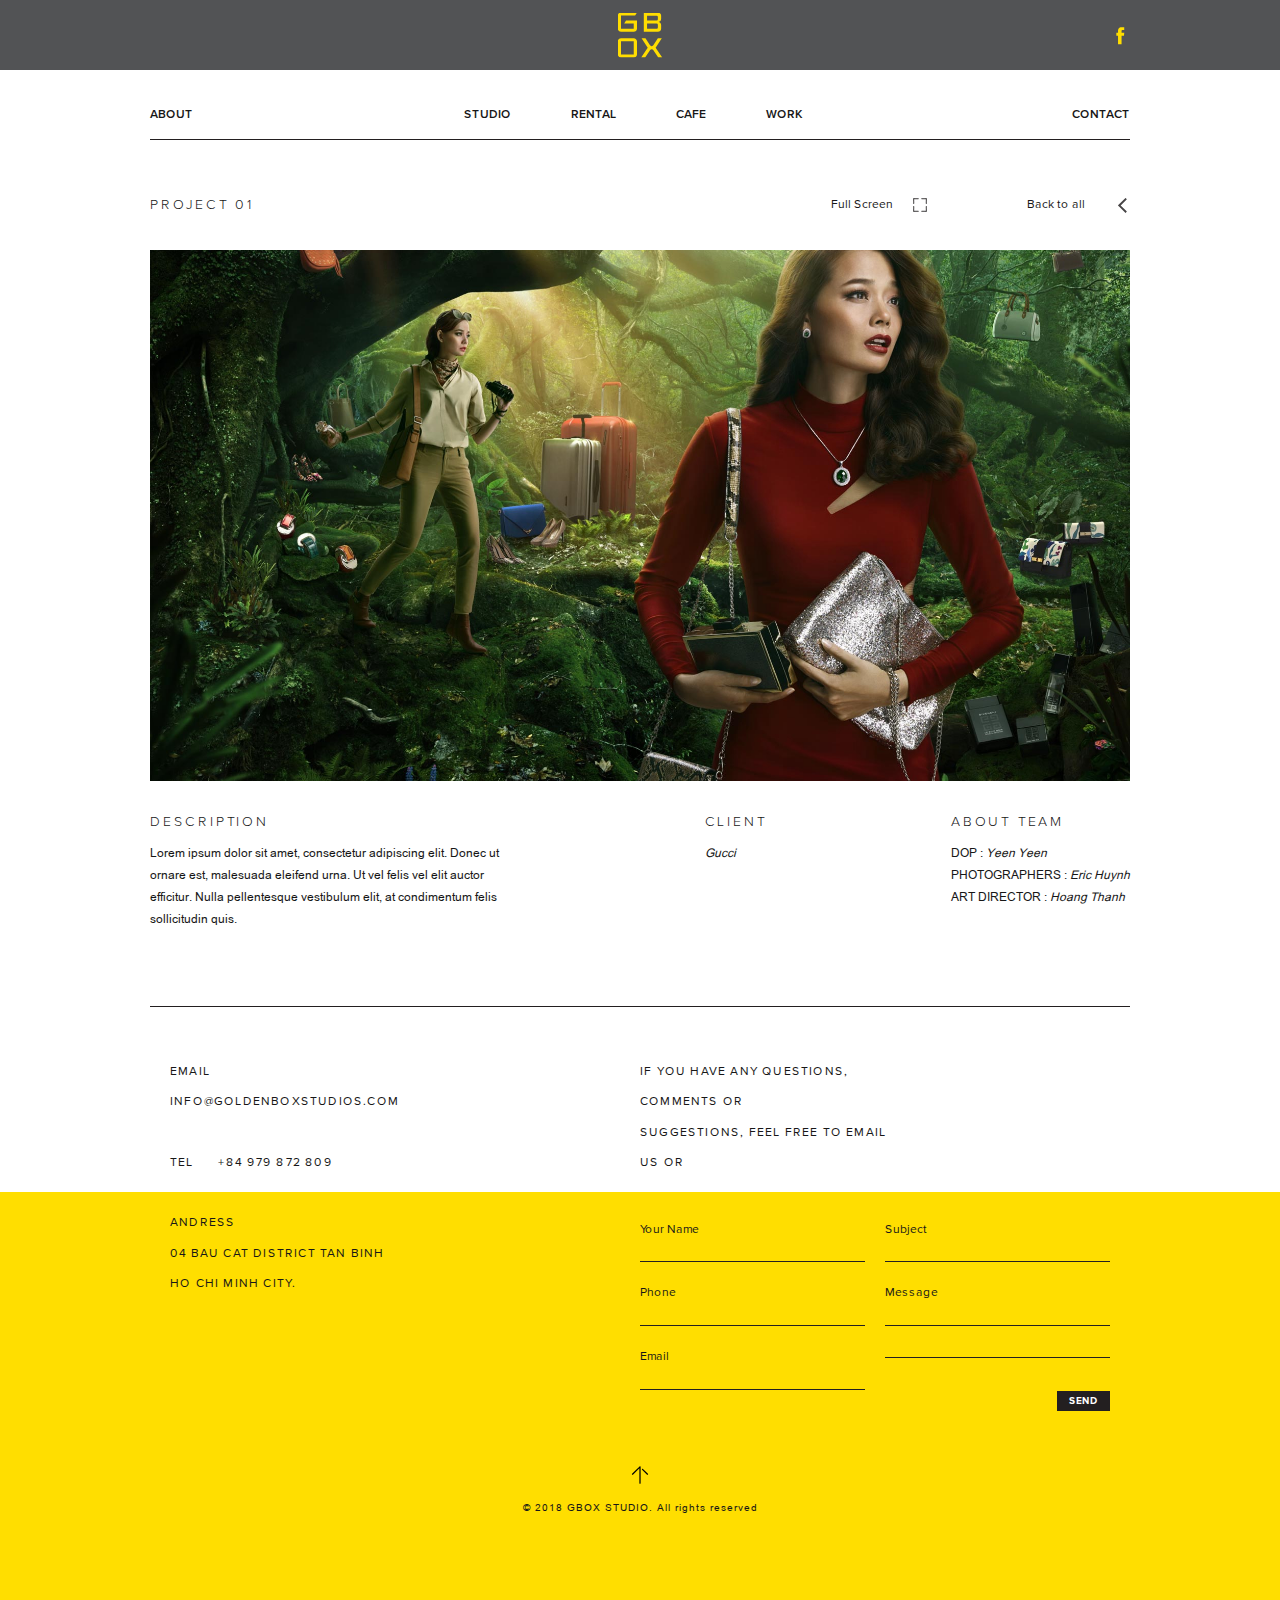
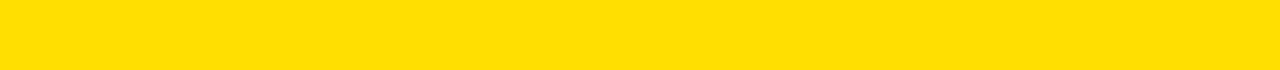
<file: project-detail.html>
<!DOCTYPE html>
<html>
  <head>
    <meta charset="UTF-8" />
    <meta
      name="viewport"
      content="width=device-width, initial-scale=1.0, maximum-scale=1.0, user-scalable=0"
    />
    <meta http-equiv="X-UA-Compatible" content="IE=edge,chrome=1" />
    <title>Project Detail</title>
    <link rel="icon" href="favicon.ico" />
    <meta name="title" content="" />
    <meta name="description" content="" />

    <!-- meta facebook -->
    <meta property="og:locale" content="vi" />
    <meta property="og:type" content="article" />
    <meta property="og:title" content="" />
    <meta property="og:description" content="" />
    <meta property="og:url" content="" />
    <meta property="og:site_name" content="" />
    <meta property="og:image" content="" />

    <link rel="stylesheet" href="dest/style.min.css" />
    <link rel="stylesheet" href="dest/fonts.css" />
  </head>

  <!-- Mỗi body của mỗi page nên có class ví dụ homepage, aboutpage, contactpage... -->

  <body class="projectdetailpage">
    <header>
      <div class="top">
        <div class="container">
          <div class="hamburger">
            <span></span>
          </div>
          <a href="./" class="logo">
            <img src="./img/logo-gbox.svg" alt="" />
            <h1 class="hidden">Gbox</h1>
          </a>
          <a href="#" class="facebook"
            ><img src="./img/fb-icon.svg" alt=""
          /></a>
        </div>
      </div>
      <nav class="nav">
        <div class="container">
          <ul class="menu">
            <li class="menu__item"><a href="about.html">about</a></li>
            <ul class="menu__item sub__menu">
              <li class="menu__item"><a href="studio.html">studio</a></li>
              <li class="menu__item"><a href="rental.html">rental</a></li>
              <li class="menu__item"><a href="cafe.html">cafe</a></li>
              <li class="menu__item"><a href="work.html">work</a></li>
            </ul>
            <li class="menu__item"><a href="contact.html">contact</a></li>
          </ul>
        </div>
      </nav>
    </header>
    <div class="nav__mobile">
      <ul>
        <li><a href="about.html">about</a></li>
        <li><a href="studio.html">studio</a></li>
        <li><a href="cafe.html">cafe</a></li>
        <li><a href="work.html">work</a></li>
        <li><a href="rental.html">rental</a></li>
        <li><a href="contact.html">contact</a></li>
      </ul>
    </div>

    <main class="mainwrapper">
      <section class="project__detail">
        <div class="container">
          <div class="project__top">
            <h3 class="title">project 01</h3>
            <div class="right">
              <div class="full-screen">
                <span>Full Screen</span>
                <img class="zoom-in" src="./img/zoom.png" alt="" />
              </div>
              <a href="work.html" class="btn__back">
                <span>Back to all</span>
                <img src="./img/vector.svg" alt="" />
              </a>
            </div>
          </div>
          <div class="project__image">
            <img src="./img/pj_detail.jpg" alt="" />
          </div>
          <div class="project__bottom">
            <div class="desc">
              <h3 class="title">Description</h3>
              <p>
                Lorem ipsum dolor sit amet, consectetur adipiscing elit. Donec
                ut ornare est, malesuada eleifend urna. Ut vel felis vel elit
                auctor efficitur. Nulla pellentesque vestibulum elit, at
                condimentum felis sollicitudin quis.
              </p>
            </div>
            <div class="client">
              <h3 class="title">client</h3>
              <span>Gucci</span>
            </div>
            <div class="about">
              <h3 class="title">about team</h3>
              <p>
                DOP : <span>Yeen Yeen</span> <br />
                Photographers : <span>Eric Huynh</span> <br />
                Art Director : <span>Hoang Thanh</span> <br />
              </p>
            </div>
          </div>
          <div class="line"></div>
        </div>
      </section>
    </main>
    <div class="popup">
      <div class="popup__img"><img src="./img/pj_detail.jpg" alt="" /></div>
    </div>

    <footer class="footer">
      <div class="container">
        <div class="footer__top">
          <div class="footer__info">
            <p class="email">
              Email <br />
              info@goldenboxstudios.com
            </p>
            <p class="tel">
              Tel
              <span>+84 979 872 809</span>
            </p>
            <p class="addr">
              andress <br />
              04 bau cat district tan binh <br />
              ho chi minh city.
            </p>
          </div>
          <div class="footer__contact">
            <p class="comment">
              If you have any questions,<br />
              comments or <br />
              suggestions, feel free to email <br />
              us or
            </p>
            <form class="contact__form">
              <div class="left">
                <div>
                  <label>Your Name</label>
                  <input type="text" />
                </div>
                <div>
                  <label>Phone</label>
                  <input type="text" />
                </div>
                <div>
                  <label>Email</label>
                  <input type="text" />
                </div>
              </div>
              <div class="right">
                <div>
                  <label>Subject</label>
                  <input type="text" />
                </div>
                <div class="mess">
                  <label>Message</label>
                  <textarea></textarea>
                </div>
                <div class="send"><a href="#" class="btn__send">send</a></div>
              </div>
            </form>
          </div>
        </div>
        <div class="footer__bottom">
          <span class="backtotop">
            <img src="./img/arrow-icon.svg" alt="" />
          </span>
          <p>© 2018 GBOX STUDIO. All rights reserved</p>
        </div>
      </div>
    </footer>
    <footer class="footer__mobile">
      <div class="container">
        <div class="footer__info">
          <p class="email">
            Email <br />
            info@goldenboxstudios.com
          </p>
          <p class="tel">
            Tel
            <span>+84 979 872 809</span>
          </p>
          <p class="addr">
            andress <br />
            04 bau cat district tan binh <br />
            ho chi minh city.
          </p>
        </div>
      </div>
      <div class="footer__bottom">
        <span class="backtotop">
          <img src="./img/arrow-icon.svg" alt="" />
        </span>
        <p>© 2018 GBOX STUDIO. All rights reserved</p>
      </div>
    </footer>

    <script type="text/javascript" src="dest/jsmain.min.js"></script>
    <script type="text/javascript" src="dest/main.js"></script>
  </body>
</html>
</file>
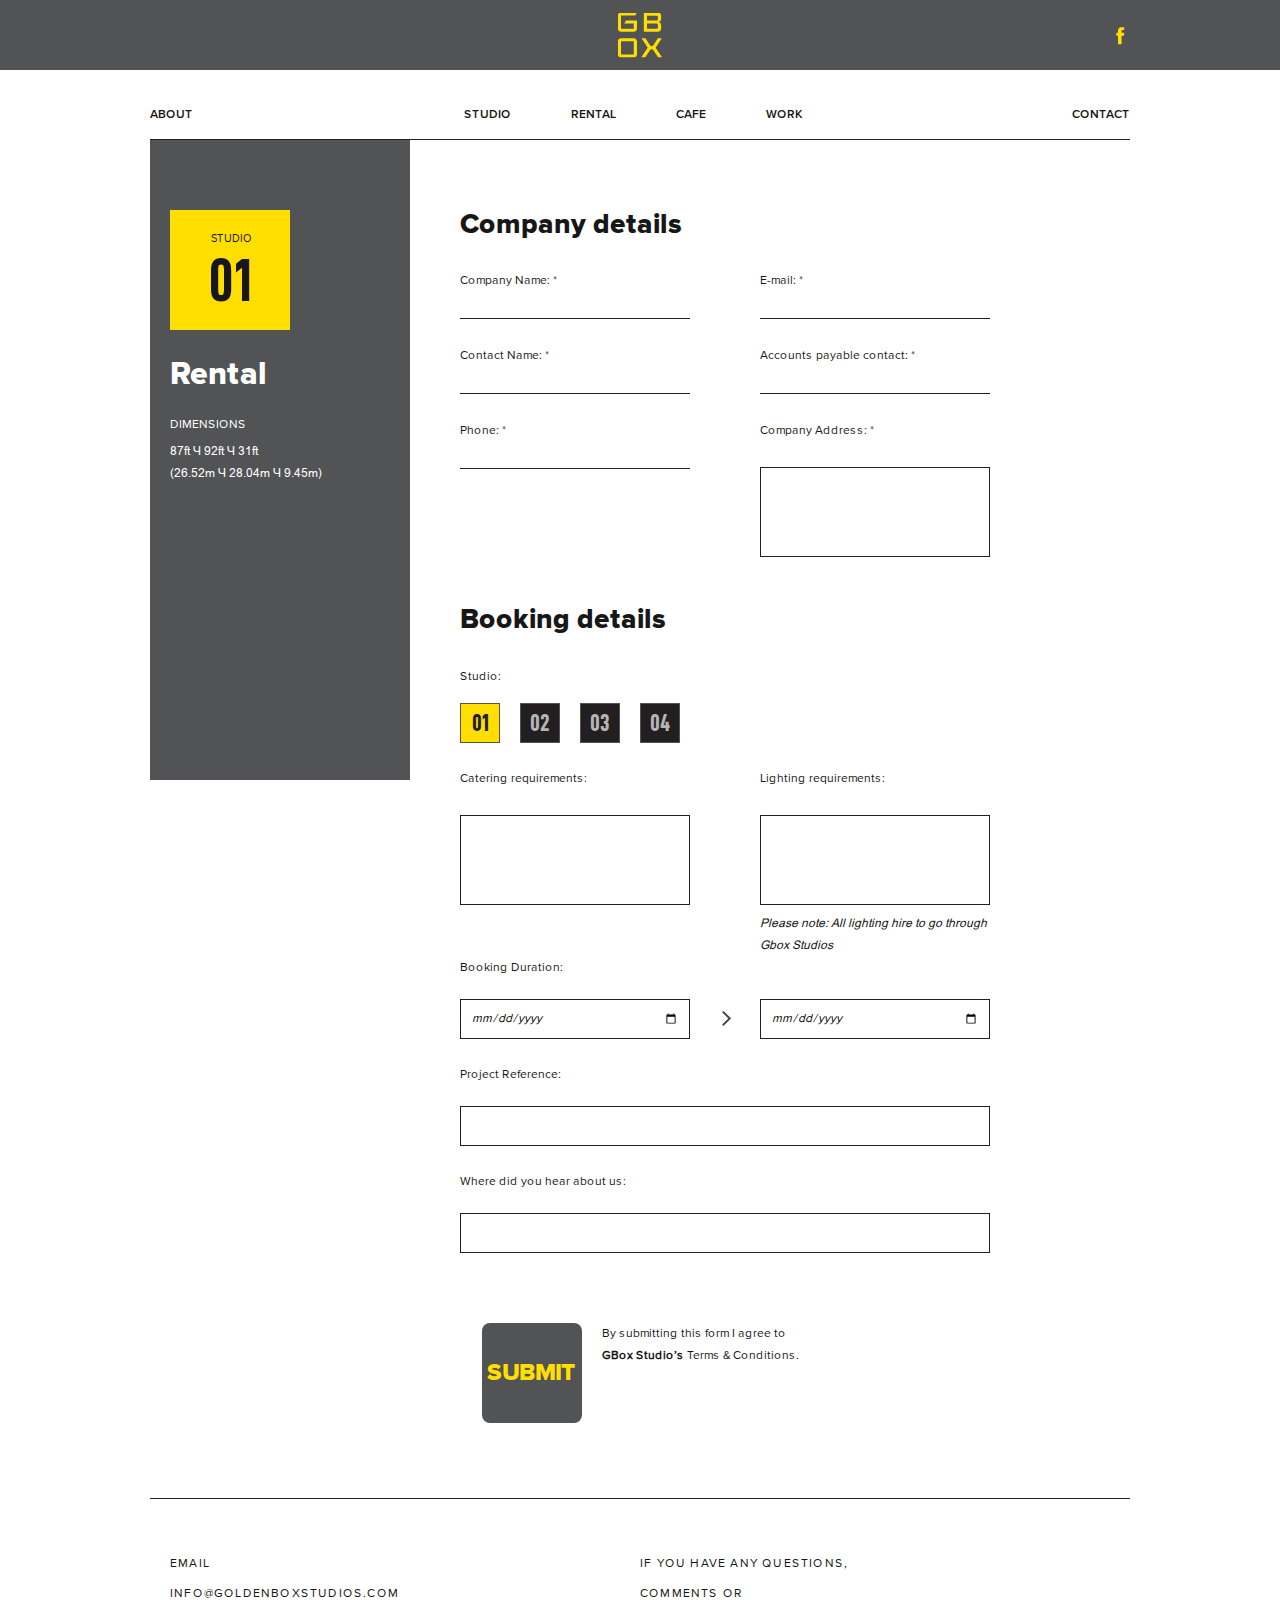
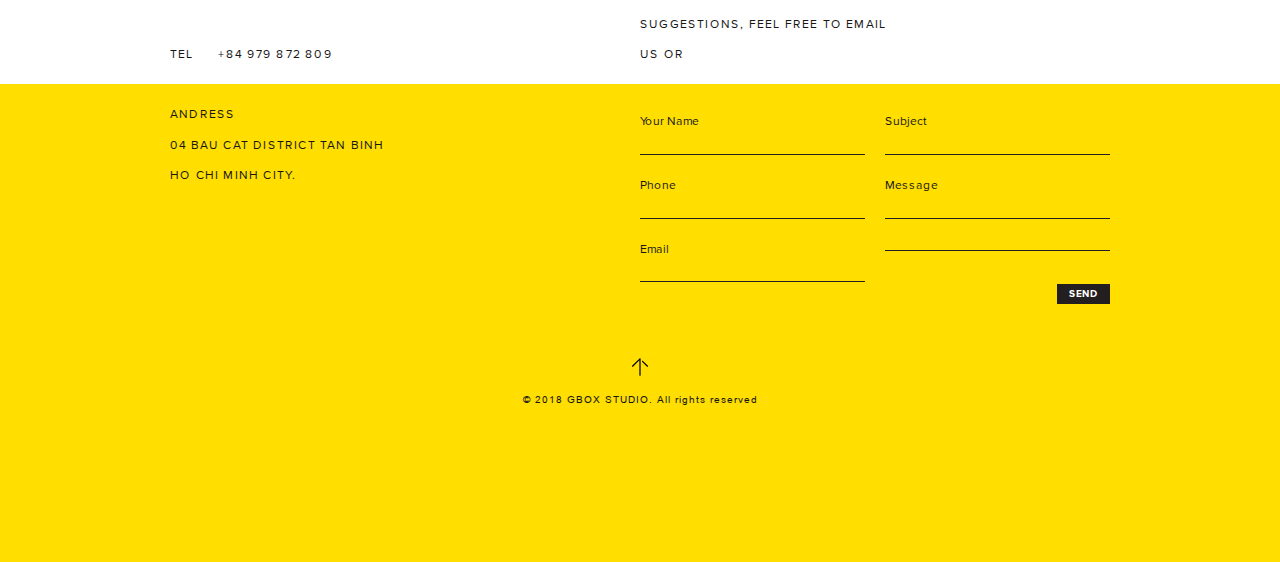
<file: rental.html>
<!DOCTYPE html>
<html>
  <head>
    <meta charset="UTF-8" />
    <meta
      name="viewport"
      content="width=device-width, initial-scale=1.0, maximum-scale=1.0, user-scalable=0"
    />
    <meta http-equiv="X-UA-Compatible" content="IE=edge,chrome=1" />
    <title>Rental</title>
    <link rel="icon" href="favicon.ico" />
    <meta name="title" content="" />
    <meta name="description" content="" />

    <!-- meta facebook -->
    <meta property="og:locale" content="vi" />
    <meta property="og:type" content="article" />
    <meta property="og:title" content="" />
    <meta property="og:description" content="" />
    <meta property="og:url" content="" />
    <meta property="og:site_name" content="" />
    <meta property="og:image" content="" />

    <link rel="stylesheet" href="dest/style.min.css" />
    <link rel="stylesheet" href="dest/fonts.css" />
  </head>

  <!-- Mỗi body của mỗi page nên có class ví dụ homepage, aboutpage, contactpage... -->

  <body class="rentalpage">
    <header>
      <div class="top">
        <div class="container">
          <div class="hamburger">
            <span></span>
          </div>
          <a href="./" class="logo">
            <img src="./img/logo-gbox.svg" alt="" />
            <h1 class="hidden">Gbox</h1>
          </a>
          <a href="#" class="facebook"
            ><img src="./img/fb-icon.svg" alt=""
          /></a>
        </div>
      </div>
      <nav class="nav">
        <div class="container">
          <ul class="menu">
            <li class="menu__item"><a href="about.html">about</a></li>
            <ul class="menu__item sub__menu">
              <li class="menu__item"><a href="studio.html">studio</a></li>
              <li class="menu__item"><a href="rental.html">rental</a></li>
              <li class="menu__item"><a href="cafe.html">cafe</a></li>
              <li class="menu__item"><a href="work.html">work</a></li>
            </ul>
            <li class="menu__item"><a href="contact.html">contact</a></li>
          </ul>
        </div>
      </nav>
    </header>
    <div class="nav__mobile">
      <ul>
        <li><a href="about.html">about</a></li>
        <li><a href="studio.html">studio</a></li>
        <li><a href="cafe.html">cafe</a></li>
        <li><a href="work.html">work</a></li>
        <li><a href="rental.html">rental</a></li>
        <li><a href="contact.html">contact</a></li>
      </ul>
    </div>

    <main class="mainwrapper">
      <section class="rental">
        <div class="container">
          <div class="rental__row">
            <div class="rental__left">
              <div class="sidebar">
                <div class="num">
                  <h5>studio</h5>
                  <h3>01</h3>
                </div>
                <div class="right">
                  <h2 class="heading --lg">Rental</h2>
                  <div class="dimension">
                    <h3>dimensions</h3>
                    <p>
                      87ft × 92ft × 31ft <br />
                      (26.52m × 28.04m × 9.45m)
                    </p>
                    <p class="mb">18mW × 18mL × 7mH</p>
                  </div>
                </div>
              </div>
            </div>
            <div class="rental__right">
              <form class="company__form">
                <h3 class="heading --md">Company details</h3>
                <div class="content">
                  <div class="left">
                    <div class="filed">
                      <label>Company Name: *</label>
                      <input type="text" />
                    </div>
                    <div class="filed">
                      <label>Contact Name: *</label>
                      <input type="text" />
                    </div>
                    <div class="filed">
                      <label>Phone: *</label>
                      <input type="text" />
                    </div>
                  </div>
                  <div class="right">
                    <div class="filed">
                      <label>E-mail: *</label>
                      <input type="text" />
                    </div>
                    <div class="filed">
                      <label>Accounts payable contact: *</label>
                      <input type="text" />
                    </div>
                    <div class="filed">
                      <label>Company Address: *</label>
                      <textarea></textarea>
                    </div>
                  </div>
                </div>
              </form>
              <form class="book__form">
                <h3 class="heading --md">Booking details</h3>
                <label>Studio:</label>
                <div class="numbers">
                  <div class="number active">
                    <span>01</span>
                  </div>
                  <div class="number">
                    <span>02</span>
                  </div>
                  <div class="number">
                    <span>03</span>
                  </div>
                  <div class="number">
                    <span>04</span>
                  </div>
                </div>
                <div class="content">
                  <div class="filed mg">
                    <label>Catering requirements:</label>
                    <textarea></textarea>
                  </div>
                  <div class="filed">
                    <label>Lighting requirements:</label>
                    <textarea></textarea>
                    <span class="note"
                      >Please note: All lighting hire to go through Gbox Studios
                    </span>
                  </div>
                  <div class="filed mg-0 hv-arrow">
                    <label>Booking Duration:</label>
                    <input type="date" />
                    <img src="./img/vector.svg" alt="" />
                  </div>
                  <div class="filed">
                    <input class="mg-17" type="date" />
                  </div>
                  <div class="filed">
                    <label>Project Reference:</label>
                    <input type="text" />
                  </div>
                  <div class="filed">
                    <label>Where did you hear about us:</label>
                    <input type="text" />
                  </div>
                </div>
              </form>
            </div>
          </div>
          <div class="rental__submit btn__wrap">
            <a href="#" class="btn__book">submit</a>
            <p>
              By submitting this form I agree to <br />
              <strong>GBox Studio’s</strong> Terms & Conditions.
            </p>
          </div>
          <div class="line"></div>
        </div>
      </section>
    </main>

    <footer class="footer">
      <div class="container">
        <div class="footer__top">
          <div class="footer__info">
            <p class="email">
              Email <br />
              info@goldenboxstudios.com
            </p>
            <p class="tel">
              Tel
              <span>+84 979 872 809</span>
            </p>
            <p class="addr">
              andress <br />
              04 bau cat district tan binh <br />
              ho chi minh city.
            </p>
          </div>
          <div class="footer__contact">
            <p class="comment">
              If you have any questions,<br />
              comments or <br />
              suggestions, feel free to email <br />
              us or
            </p>
            <form class="contact__form">
              <div class="left">
                <div>
                  <label>Your Name</label>
                  <input type="text" />
                </div>
                <div>
                  <label>Phone</label>
                  <input type="text" />
                </div>
                <div>
                  <label>Email</label>
                  <input type="text" />
                </div>
              </div>
              <div class="right">
                <div>
                  <label>Subject</label>
                  <input type="text" />
                </div>
                <div class="mess">
                  <label>Message</label>
                  <textarea></textarea>
                </div>
                <div class="send"><a href="#" class="btn__send">send</a></div>
              </div>
            </form>
          </div>
        </div>
        <div class="footer__bottom">
          <span class="backtotop">
            <img src="./img/arrow-icon.svg" alt="" />
          </span>
          <p>© 2018 GBOX STUDIO. All rights reserved</p>
        </div>
      </div>
    </footer>
    <footer class="footer__mobile">
      <div class="container">
        <div class="footer__info">
          <p class="email">
            Email <br />
            info@goldenboxstudios.com
          </p>
          <p class="tel">
            Tel
            <span>+84 979 872 809</span>
          </p>
          <p class="addr">
            andress <br />
            04 bau cat district tan binh <br />
            ho chi minh city.
          </p>
        </div>
      </div>
      <div class="footer__bottom">
        <span class="backtotop">
          <img src="./img/arrow-icon.svg" alt="" />
        </span>
        <p>© 2018 GBOX STUDIO. All rights reserved</p>
      </div>
    </footer>

    <script type="text/javascript" src="dest/jsmain.min.js"></script>
    <script type="text/javascript" src="dest/main.js"></script>
  </body>
</html>
</file>
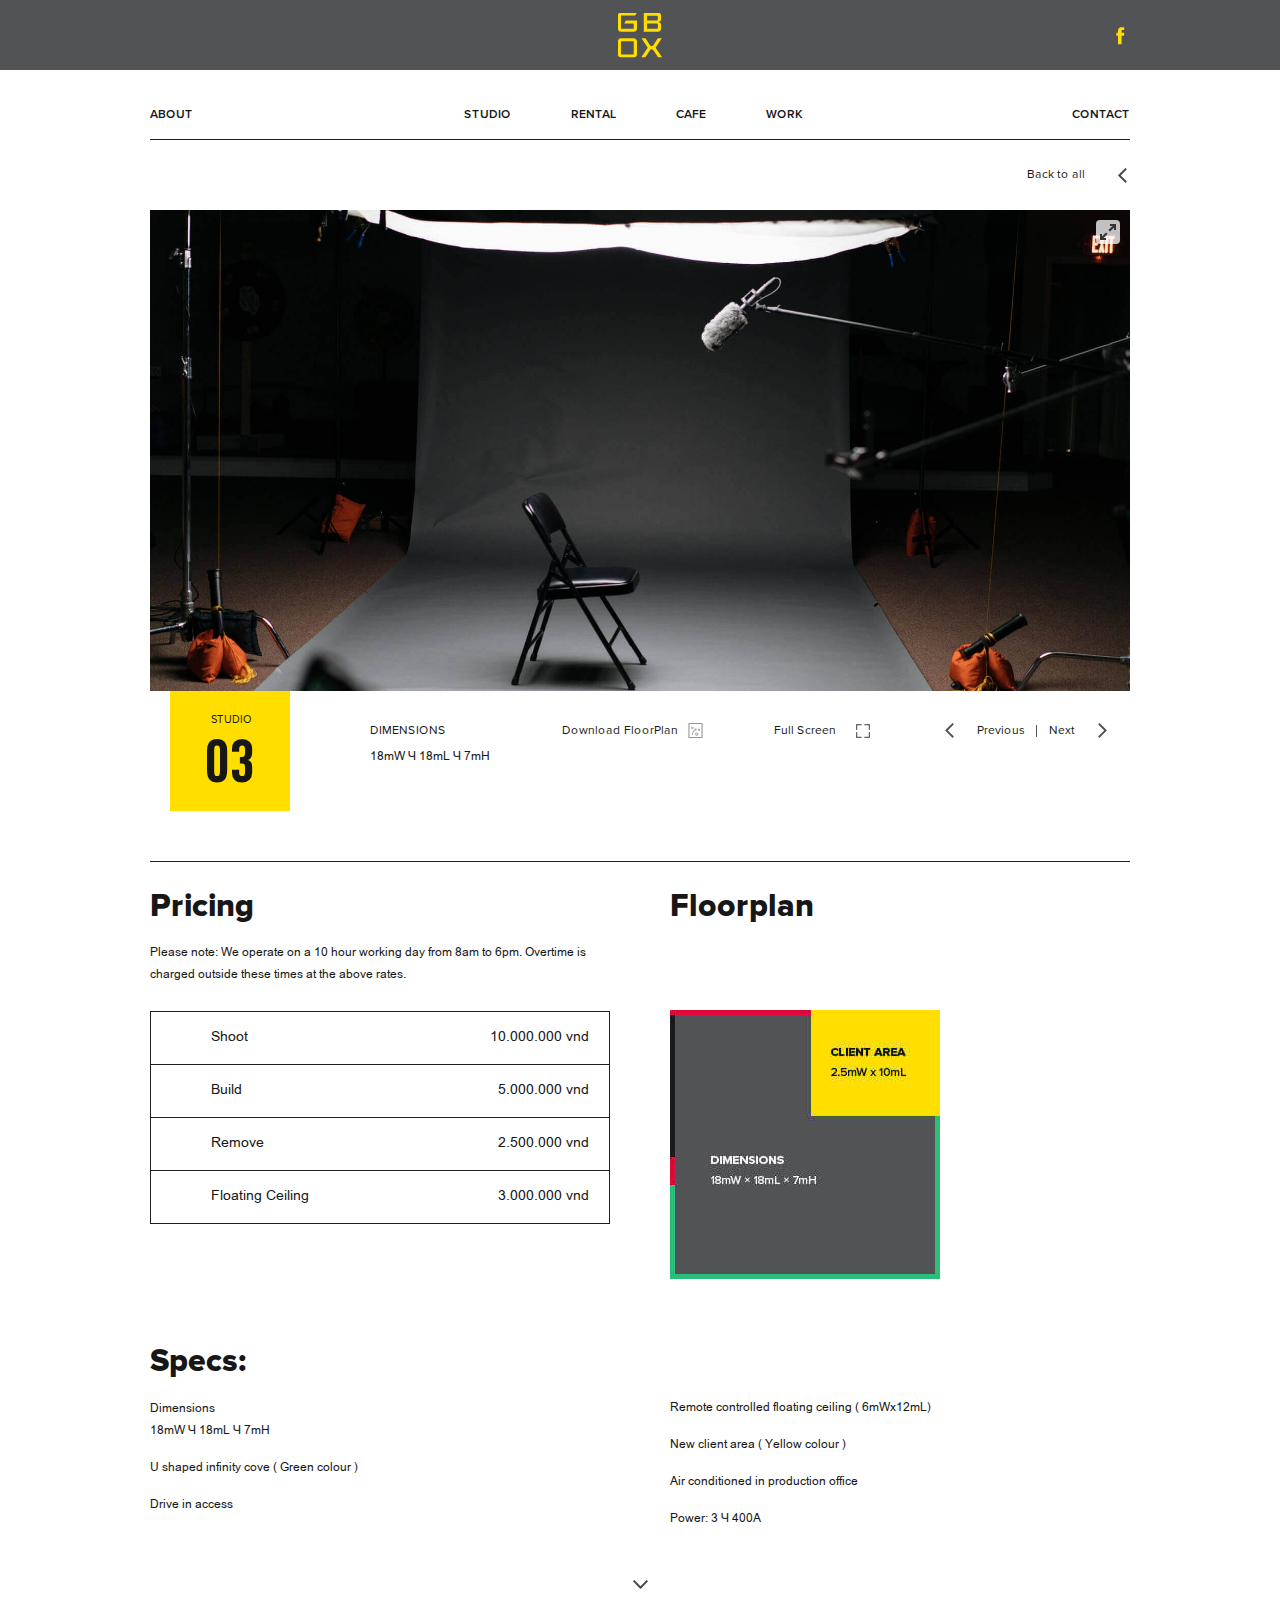
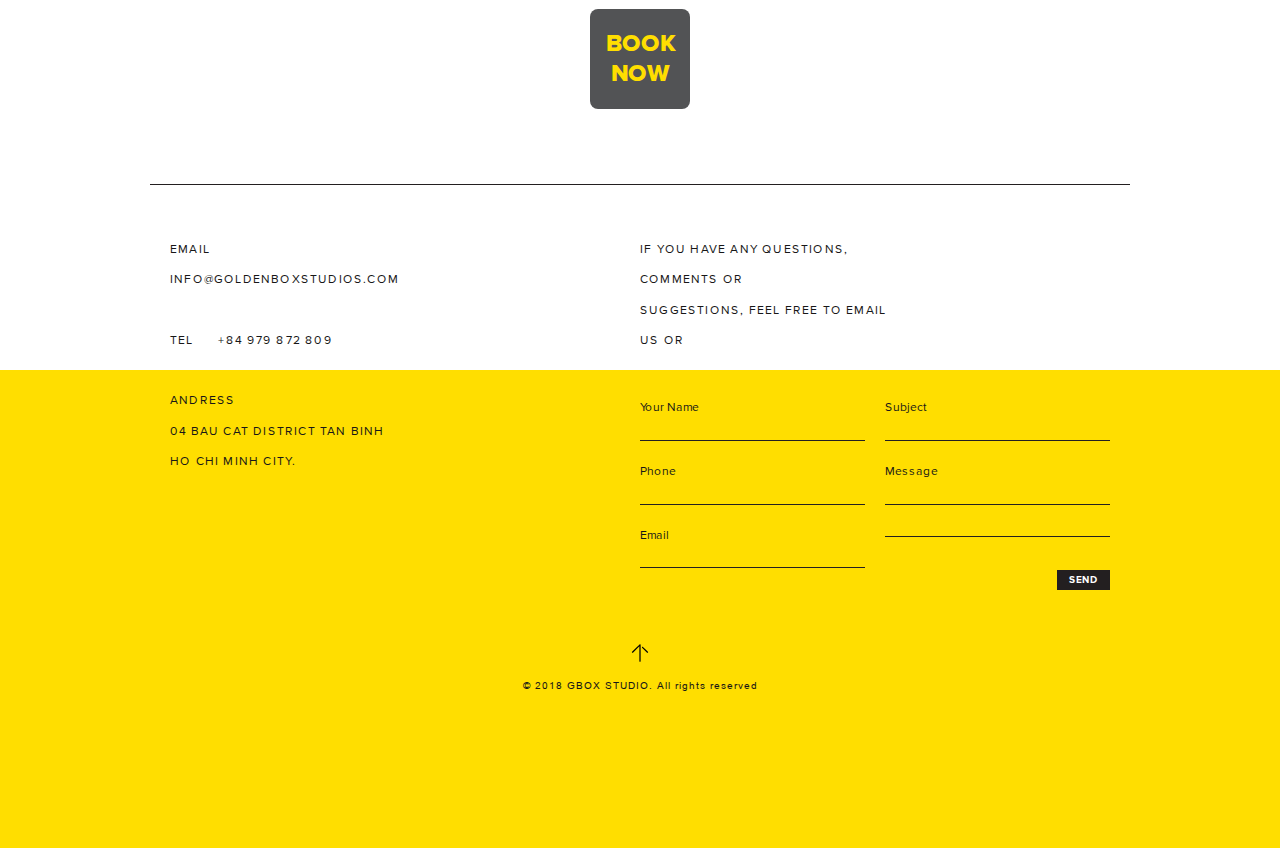
<file: studio-detail.html>
<!DOCTYPE html>
<html>
  <head>
    <meta charset="UTF-8" />
    <meta
      name="viewport"
      content="width=device-width, initial-scale=1.0, maximum-scale=1.0, user-scalable=0"
    />
    <meta http-equiv="X-UA-Compatible" content="IE=edge,chrome=1" />
    <title>Studio Detail</title>
    <link rel="icon" href="favicon.ico" />
    <meta name="title" content="" />
    <meta name="description" content="" />

    <!-- meta facebook -->
    <meta property="og:locale" content="vi" />
    <meta property="og:type" content="article" />
    <meta property="og:title" content="" />
    <meta property="og:description" content="" />
    <meta property="og:url" content="" />
    <meta property="og:site_name" content="" />
    <meta property="og:image" content="" />

    <link rel="stylesheet" href="dest/style.min.css" />
    <link rel="stylesheet" href="dest/fonts.css" />
  </head>

  <!-- Mỗi body của mỗi page nên có class ví dụ homepage, aboutpage, contactpage... -->

  <body class="studio-detailpage">
    <header>
      <div class="top">
        <div class="container">
          <div class="hamburger">
            <span></span>
          </div>
          <a href="./" class="logo">
            <img src="./img/logo-gbox.svg" alt="" />
            <h1 class="hidden">Gbox</h1>
          </a>
          <a href="#" class="facebook"
            ><img src="./img/fb-icon.svg" alt=""
          /></a>
        </div>
      </div>
      <nav class="nav">
        <div class="container">
          <ul class="menu">
            <li class="menu__item"><a href="about.html">about</a></li>
            <ul class="menu__item sub__menu">
              <li class="menu__item"><a href="studio.html">studio</a></li>
              <li class="menu__item"><a href="rental.html">rental</a></li>
              <li class="menu__item"><a href="cafe.html">cafe</a></li>
              <li class="menu__item"><a href="work.html">work</a></li>
            </ul>
            <li class="menu__item"><a href="contact.html">contact</a></li>
          </ul>
        </div>
      </nav>
    </header>
    <div class="nav__mobile">
      <ul>
        <li><a href="about.html">about</a></li>
        <li><a href="studio.html">studio</a></li>
        <li><a href="cafe.html">cafe</a></li>
        <li><a href="work.html">work</a></li>
        <li><a href="rental.html">rental</a></li>
        <li><a href="contact.html">contact</a></li>
      </ul>
    </div>

    <main class="mainwrapper">
      <section class="studio-detail">
        <div class="container">
          <div class="top">
            <a href="studio.html" class="btn__back">
              <span>Back to all</span>
              <img src="./img/vector.svg" alt="" />
            </a>
          </div>
          <div class="studio__slider">
            <div class="studio-cell">
              <img data-flickity-lazyload="./img/slider-3.jpg" />
            </div>
            <div class="studio-cell">
              <img data-flickity-lazyload="./img/slider-2.jpg" />
            </div>
            <div class="studio-cell">
              <img data-flickity-lazyload="./img/slider-1.jpg" />
            </div>
          </div>
          <div class="bottom">
            <div class="num">
              <h5>studio</h5>
              <h3>03</h3>
            </div>
            <div class="controller">
              <div class="dimension">
                <h3>dimensions</h3>
                <p>18mW × 18mL × 7mH</p>
              </div>
              <div class="download">
                <span>Download FloorPlan</span>
                <div class="download-icon">
                  <svg
                    id="Isolation_Mode"
                    data-name="Isolation Mode"
                    xmlns="http://www.w3.org/2000/svg"
                    viewBox="0 0 52 55"
                  >
                    <defs>
                      <style>
                        .cls-1 {
                          fill: #fff;
                        }
                      </style>
                    </defs>
                    <title>icon_plan</title>
                    <path
                      class="cls-1"
                      d="M228-4.5H180a2,2,0,0,0-2,2v51a2,2,0,0,0,2,2h48a2,2,0,0,0,2-2v-51A2,2,0,0,0,228-4.5Zm-2,51H182V-.5h44Z"
                      transform="translate(-178 4.5)"
                    />
                    <path
                      class="cls-1"
                      d="M208.57,42a6,6,0,1,1,6-6A6,6,0,0,1,208.57,42Zm0-9a3,3,0,1,0,3,3A3,3,0,0,0,208.57,33Z"
                      transform="translate(-178 4.5)"
                    />
                    <polygon
                      class="cls-1"
                      points="43.14 21.74 41.33 19.93 38.61 22.65 35.88 19.93 34.07 21.74 36.79 24.46 34.07 27.19 35.88 29 38.61 26.28 41.33 29 43.14 27.19 40.42 24.46 43.14 21.74"
                    />
                    <polygon
                      class="cls-1"
                      points="19.07 15.81 17.26 14 14.54 16.72 11.74 13.93 9.93 15.74 12.72 18.54 10 21.26 11.81 23.07 14.54 20.35 17.19 23 19 21.19 16.35 18.54 19.07 15.81"
                    />
                    <path
                      class="cls-1"
                      d="M208.17,15.5l-8.1.95,2.23,2.34c-3,1.81-10.73,7.57-10.73,19.71a1.5,1.5,0,0,0,3,0c0-11.71,8.14-16.57,9.86-17.46l2.38,2.5Z"
                      transform="translate(-178 4.5)"
                    />
                  </svg>
                </div>
              </div>
              <div class="full-screen">
                <span>Full Screen</span>
                <img class="zoom-in" src="./img/zoom.png" alt="" />
              </div>
              <div class="control">
                <div class="control__btn --prev">
                  <svg
                    id="Layer_1"
                    data-name="Layer 1"
                    xmlns="http://www.w3.org/2000/svg"
                    viewBox="0 0 39.44 23.26"
                  >
                    <polygon
                      class="cls-1"
                      points="19.72 16.19 3.54 0 0 3.54 16.19 19.72 19.72 23.26 23.26 19.72 39.44 3.54 35.91 0 19.72 16.19"
                    />
                  </svg>
                  <span>Previous</span>
                </div>
                <div class="control__btn --next">
                  <span>Next</span>
                  <svg
                    id="Layer_1"
                    data-name="Layer 1"
                    xmlns="http://www.w3.org/2000/svg"
                    viewBox="0 0 39.44 23.26"
                  >
                    <polygon
                      class="cls-1"
                      points="19.72 16.19 3.54 0 0 3.54 16.19 19.72 19.72 23.26 23.26 19.72 39.44 3.54 35.91 0 19.72 16.19"
                    />
                  </svg>
                </div>
              </div>
            </div>
          </div>
          <div class="detail">
            <div class="pricing">
              <h2 class="heading --lg">Pricing</h2>
              <p class="desc">
                Please note: We operate on a 10 hour working day from 8am to
                6pm. Overtime is charged outside these times at the above rates.
              </p>
              <table class="pricing__table">
                <tr>
                  <td class="left">Shoot</td>
                  <td class="right">10.000.000 vnd</td>
                </tr>
                <tr>
                  <td class="left">Build</td>
                  <td class="right">5.000.000 vnd</td>
                </tr>
                <tr>
                  <td class="left">Remove</td>
                  <td class="right">2.500.000 vnd</td>
                </tr>
                <tr>
                  <td class="left">Floating Ceiling</td>
                  <td class="right">3.000.000 vnd</td>
                </tr>
              </table>
            </div>
            <div class="floor">
              <h2 class="heading --lg">Floorplan</h2>
              <img src="./img/client-area-2.jpg" alt="" />
            </div>
            <div class="spec spec1">
              <h2 class="heading --lg">Specs:</h2>
              <p class="desc">
                Dimensions <br />
                18mW × 18mL × 7mH
              </p>
              <p class="desc">U shaped infinity cove ( Green colour )</p>
              <p class="desc">Drive in access</p>
            </div>
            <div class="spec spec2">
              <p class="desc">Remote controlled floating ceiling ( 6mWx12mL)</p>
              <p class="desc">New client area ( Yellow colour )</p>
              <p class="desc">Air conditioned in production office</p>
              <p class="desc">Power: 3 × 400A</p>
            </div>
          </div>
          <div class="book">
            <img src="./img/vector.svg" alt="" />
            <a href="#" class="btn__book"
              >Book <br />
              Now</a
            >
          </div>
          <div class="line"></div>
        </div>
      </section>
    </main>

    <footer class="footer">
      <div class="container">
        <div class="footer__top">
          <div class="footer__info">
            <p class="email">
              Email <br />
              info@goldenboxstudios.com
            </p>
            <p class="tel">
              Tel
              <span>+84 979 872 809</span>
            </p>
            <p class="addr">
              andress <br />
              04 bau cat district tan binh <br />
              ho chi minh city.
            </p>
          </div>
          <div class="footer__contact">
            <p class="comment">
              If you have any questions,<br />
              comments or <br />
              suggestions, feel free to email <br />
              us or
            </p>
            <form class="contact__form">
              <div class="left">
                <div>
                  <label>Your Name</label>
                  <input type="text" />
                </div>
                <div>
                  <label>Phone</label>
                  <input type="text" />
                </div>
                <div>
                  <label>Email</label>
                  <input type="text" />
                </div>
              </div>
              <div class="right">
                <div>
                  <label>Subject</label>
                  <input type="text" />
                </div>
                <div class="mess">
                  <label>Message</label>
                  <textarea></textarea>
                </div>
                <div class="send"><a href="#" class="btn__send">send</a></div>
              </div>
            </form>
          </div>
        </div>
        <div class="footer__bottom">
          <span class="backtotop">
            <img src="./img/arrow-icon.svg" alt="" />
          </span>
          <p>© 2018 GBOX STUDIO. All rights reserved</p>
        </div>
      </div>
    </footer>
    <footer class="footer__mobile">
      <div class="container">
        <div class="footer__info">
          <p class="email">
            Email <br />
            info@goldenboxstudios.com
          </p>
          <p class="tel">
            Tel
            <span>+84 979 872 809</span>
          </p>
          <p class="addr">
            andress <br />
            04 bau cat district tan binh <br />
            ho chi minh city.
          </p>
        </div>
      </div>
      <div class="footer__bottom">
        <span class="backtotop">
          <img src="./img/arrow-icon.svg" alt="" />
        </span>
        <p>© 2018 GBOX STUDIO. All rights reserved</p>
      </div>
    </footer>

    <script type="text/javascript" src="dest/jsmain.min.js"></script>
    <script type="text/javascript" src="dest/main.js"></script>
  </body>
</html>
</file>
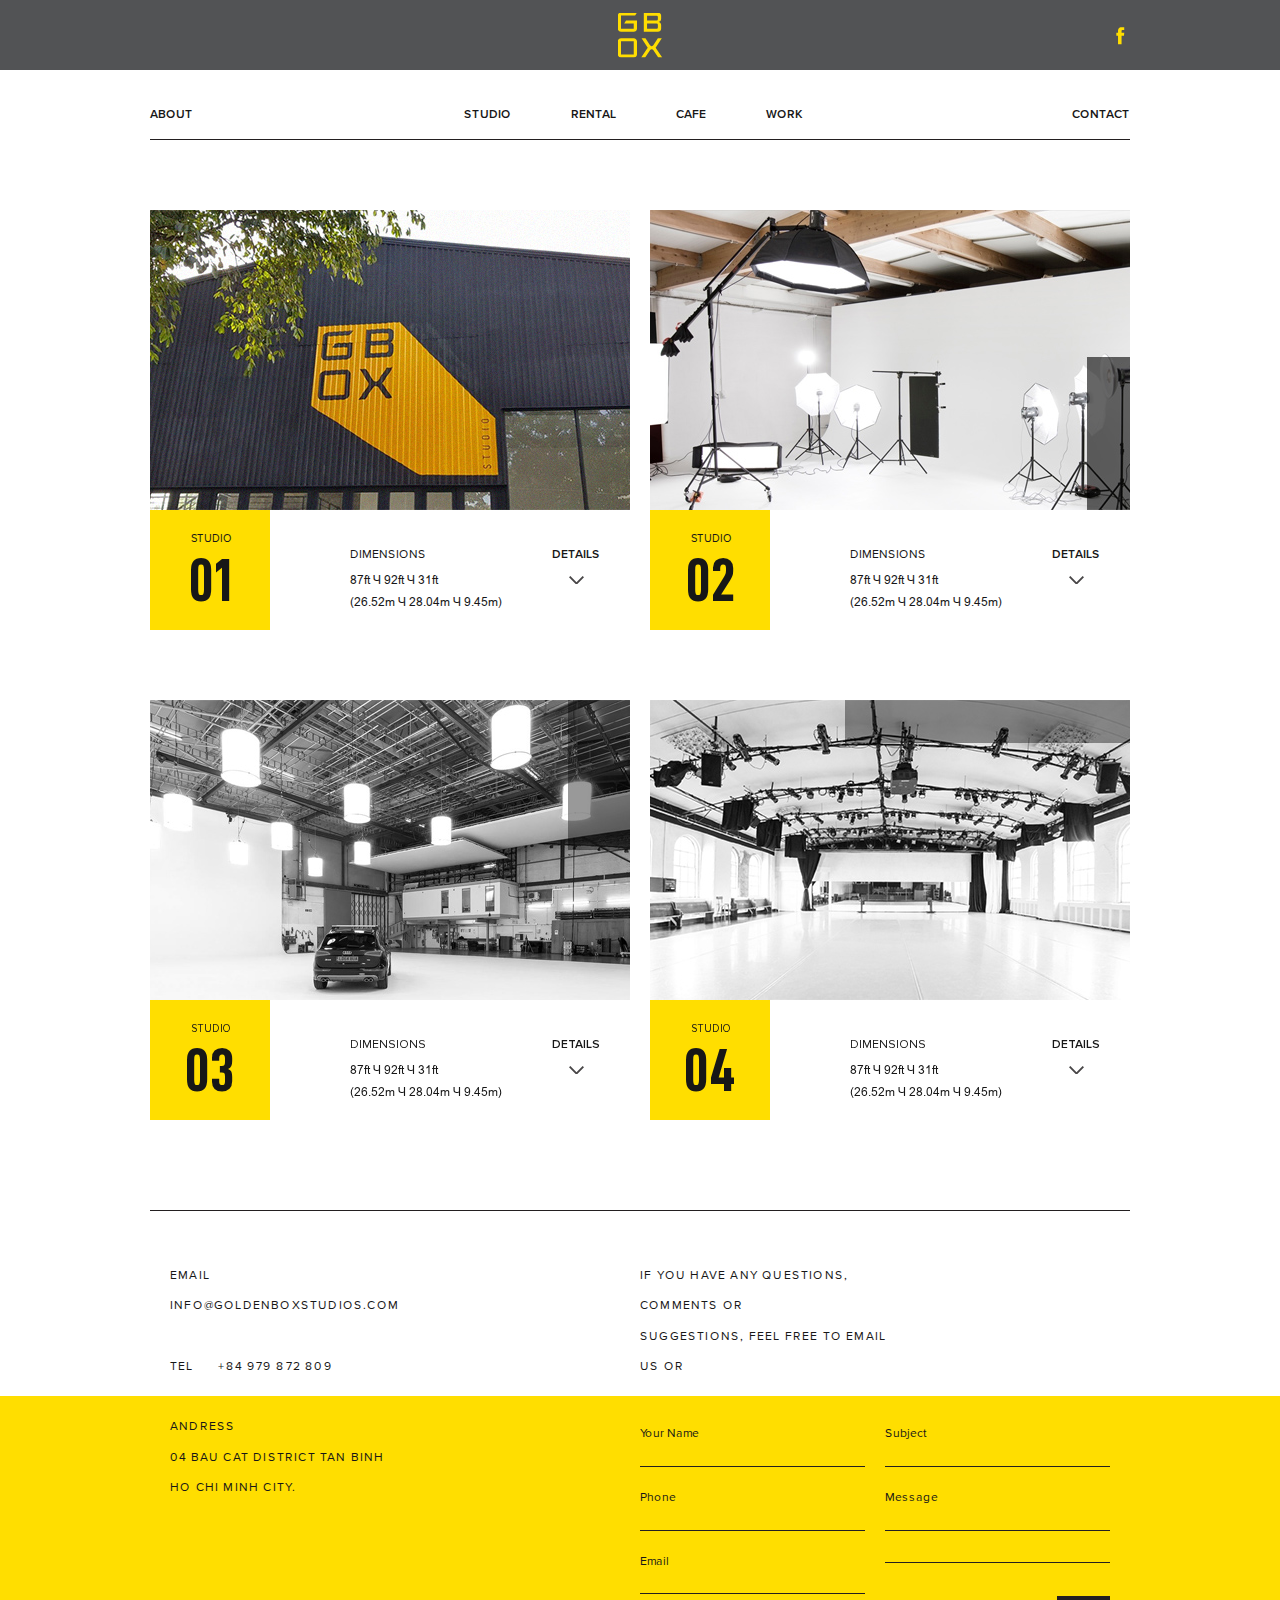
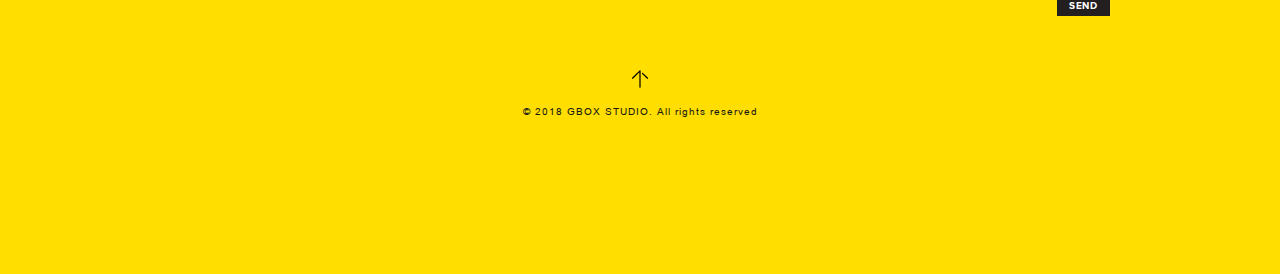
<file: studio.html>
<!DOCTYPE html>
<html>
  <head>
    <meta charset="UTF-8" />
    <meta
      name="viewport"
      content="width=device-width, initial-scale=1.0, maximum-scale=1.0, user-scalable=0"
    />
    <meta http-equiv="X-UA-Compatible" content="IE=edge,chrome=1" />
    <title>Studio</title>
    <link rel="icon" href="favicon.ico" />
    <meta name="title" content="" />
    <meta name="description" content="" />

    <!-- meta facebook -->
    <meta property="og:locale" content="vi" />
    <meta property="og:type" content="article" />
    <meta property="og:title" content="" />
    <meta property="og:description" content="" />
    <meta property="og:url" content="" />
    <meta property="og:site_name" content="" />
    <meta property="og:image" content="" />

    <link rel="stylesheet" href="dest/style.min.css" />
    <link rel="stylesheet" href="dest/fonts.css" />
  </head>

  <!-- Mỗi body của mỗi page nên có class ví dụ homepage, aboutpage, contactpage... -->

  <body class="studiopage">
    <header>
      <div class="top">
        <div class="container">
          <div class="hamburger">
            <span></span>
          </div>
          <a href="./" class="logo">
            <img src="./img/logo-gbox.svg" alt="" />
            <h1 class="hidden">Gbox</h1>
          </a>
          <a href="#" class="facebook"
            ><img src="./img/fb-icon.svg" alt=""
          /></a>
        </div>
      </div>
      <nav class="nav">
        <div class="container">
          <ul class="menu">
            <li class="menu__item"><a href="about.html">about</a></li>
            <ul class="menu__item sub__menu">
              <li class="menu__item"><a href="studio.html">studio</a></li>
              <li class="menu__item"><a href="rental.html">rental</a></li>
              <li class="menu__item"><a href="cafe.html">cafe</a></li>
              <li class="menu__item"><a href="work.html">work</a></li>
            </ul>
            <li class="menu__item"><a href="contact.html">contact</a></li>
          </ul>
        </div>
      </nav>
    </header>
    <div class="nav__mobile">
      <ul>
        <li><a href="about.html">about</a></li>
        <li><a href="studio.html">studio</a></li>
        <li><a href="cafe.html">cafe</a></li>
        <li><a href="work.html">work</a></li>
        <li><a href="rental.html">rental</a></li>
        <li><a href="contact.html">contact</a></li>
      </ul>
    </div>

    <main class="mainwrapper">
      <section class="studio">
        <div class="container">
          <div class="studio__list">
            <div class="studio__item">
              <div class="studio__img">
                <a href="studio-detail.html">
                  <img src="./img/studio_1.jpg" alt="" />
                </a>
              </div>
              <div class="studio__content">
                <a href="studio-detail.html" class="num">
                  <h5>studio</h5>
                  <h3>01</h3>
                </a>
                <div class="info">
                  <a href="studio-detail.html" class="dimension">
                    <h3>dimensions</h3>
                    <p>
                      87ft × 92ft × 31ft <br />
                      (26.52m × 28.04m × 9.45m)
                    </p>
                  </a>
                  <a href="studio-detail.html" class="btn__detail">
                    <span>details</span>
                    <svg
                      id="Layer_1"
                      data-name="Layer 1"
                      xmlns="http://www.w3.org/2000/svg"
                      viewBox="0 0 39.44 23.26"
                      width="15px"
                    >
                      <polygon
                        class="cls-1"
                        points="19.72 16.19 3.54 0 0 3.54 16.19 19.72 19.72 23.26 23.26 19.72 39.44 3.54 35.91 0 19.72 16.19"
                      />
                    </svg>
                  </a>
                </div>
              </div>
            </div>
            <div class="studio__item">
              <div class="studio__img">
                <a href="studio-detail.html">
                  <img src="./img/studio_2.jpg" alt="" />
                </a>
              </div>
              <div class="studio__content">
                <a href="studio-detail.html" class="num">
                  <h5>studio</h5>
                  <h3>02</h3>
                </a>
                <div class="info">
                  <a href="studio-detail.html" class="dimension">
                    <h3>dimensions</h3>
                    <p>
                      87ft × 92ft × 31ft <br />
                      (26.52m × 28.04m × 9.45m)
                    </p>
                  </a>
                  <a href="studio-detail.html" class="btn__detail">
                    <span>details</span>
                    <svg
                      id="Layer_1"
                      data-name="Layer 1"
                      xmlns="http://www.w3.org/2000/svg"
                      viewBox="0 0 39.44 23.26"
                      width="15px"
                    >
                      <polygon
                        class="cls-1"
                        points="19.72 16.19 3.54 0 0 3.54 16.19 19.72 19.72 23.26 23.26 19.72 39.44 3.54 35.91 0 19.72 16.19"
                      />
                    </svg>
                  </a>
                </div>
              </div>
            </div>
            <div
              class="studio__item"
              data-aos="zoom-in-up"
              data-aos-duration="1500"
            >
              <div class="studio__img">
                <a href="studio-detail.html">
                  <img src="./img/studio_3.jpg" alt="" />
                </a>
              </div>
              <div class="studio__content">
                <a href="studio-detail.html" class="num">
                  <h5>studio</h5>
                  <h3>03</h3>
                </a>
                <div class="info">
                  <a href="studio-detail.html" class="dimension">
                    <h3>dimensions</h3>
                    <p>
                      87ft × 92ft × 31ft <br />
                      (26.52m × 28.04m × 9.45m)
                    </p>
                  </a>
                  <a href="studio-detail.html" class="btn__detail">
                    <span>details</span>
                    <svg
                      id="Layer_1"
                      data-name="Layer 1"
                      xmlns="http://www.w3.org/2000/svg"
                      viewBox="0 0 39.44 23.26"
                      width="15px"
                    >
                      <polygon
                        class="cls-1"
                        points="19.72 16.19 3.54 0 0 3.54 16.19 19.72 19.72 23.26 23.26 19.72 39.44 3.54 35.91 0 19.72 16.19"
                      />
                    </svg>
                  </a>
                </div>
              </div>
            </div>
            <div
              class="studio__item"
              data-aos="zoom-in-up"
              data-aos-duration="1500"
            >
              <div class="studio__img">
                <a href="studio-detail.html">
                  <img src="./img/studio_4.jpg" alt="" />
                </a>
              </div>
              <div class="studio__content">
                <a href="studio-detail.html" class="num">
                  <h5>studio</h5>
                  <h3>04</h3>
                </a>
                <div class="info">
                  <a href="studio-detail.html" class="dimension">
                    <h3>dimensions</h3>
                    <p>
                      87ft × 92ft × 31ft <br />
                      (26.52m × 28.04m × 9.45m)
                    </p>
                  </a>
                  <a href="studio-detail.html" class="btn__detail">
                    <span>details</span>
                    <svg
                      id="Layer_1"
                      data-name="Layer 1"
                      xmlns="http://www.w3.org/2000/svg"
                      viewBox="0 0 39.44 23.26"
                      width="15px"
                    >
                      <polygon
                        class="cls-1"
                        points="19.72 16.19 3.54 0 0 3.54 16.19 19.72 19.72 23.26 23.26 19.72 39.44 3.54 35.91 0 19.72 16.19"
                      />
                    </svg>
                  </a>
                </div>
              </div>
            </div>
          </div>
          <div class="line"></div>
        </div>
      </section>
    </main>

    <footer class="footer">
      <div class="container">
        <div class="footer__top">
          <div class="footer__info">
            <p class="email">
              Email <br />
              info@goldenboxstudios.com
            </p>
            <p class="tel">
              Tel
              <span>+84 979 872 809</span>
            </p>
            <p class="addr">
              andress <br />
              04 bau cat district tan binh <br />
              ho chi minh city.
            </p>
          </div>
          <div class="footer__contact">
            <p class="comment">
              If you have any questions,<br />
              comments or <br />
              suggestions, feel free to email <br />
              us or
            </p>
            <form class="contact__form">
              <div class="left">
                <div>
                  <label>Your Name</label>
                  <input type="text" />
                </div>
                <div>
                  <label>Phone</label>
                  <input type="text" />
                </div>
                <div>
                  <label>Email</label>
                  <input type="text" />
                </div>
              </div>
              <div class="right">
                <div>
                  <label>Subject</label>
                  <input type="text" />
                </div>
                <div class="mess">
                  <label>Message</label>
                  <textarea></textarea>
                </div>
                <div class="send"><a href="#" class="btn__send">send</a></div>
              </div>
            </form>
          </div>
        </div>
        <div class="footer__bottom">
          <span class="backtotop">
            <img src="./img/arrow-icon.svg" alt="" />
          </span>
          <p>© 2018 GBOX STUDIO. All rights reserved</p>
        </div>
      </div>
    </footer>
    <footer class="footer__mobile">
      <div class="container">
        <div class="footer__info">
          <p class="email">
            Email <br />
            info@goldenboxstudios.com
          </p>
          <p class="tel">
            Tel
            <span>+84 979 872 809</span>
          </p>
          <p class="addr">
            andress <br />
            04 bau cat district tan binh <br />
            ho chi minh city.
          </p>
        </div>
      </div>
      <div class="footer__bottom">
        <span class="backtotop">
          <img src="./img/arrow-icon.svg" alt="" />
        </span>
        <p>© 2018 GBOX STUDIO. All rights reserved</p>
      </div>
    </footer>

    <script type="text/javascript" src="dest/jsmain.min.js"></script>
    <script type="text/javascript" src="dest/main.js"></script>
  </body>
</html>
</file>
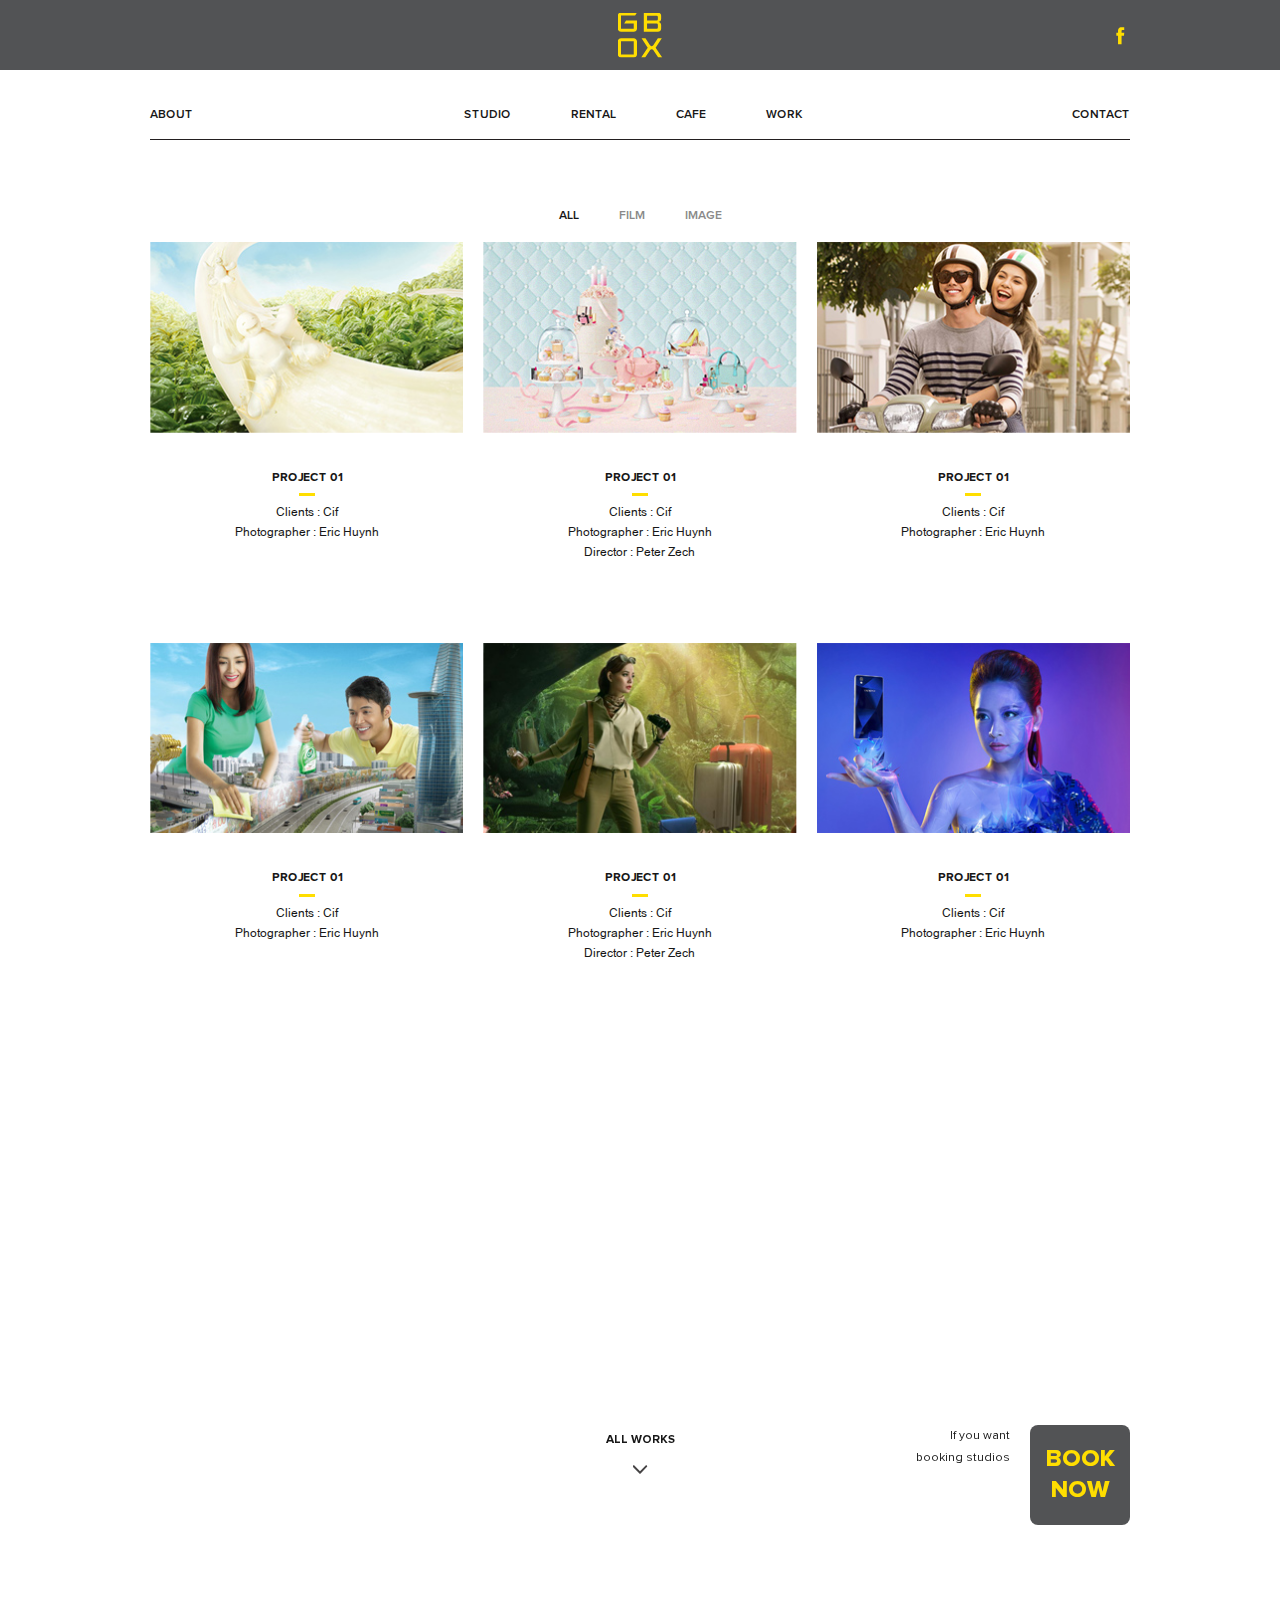
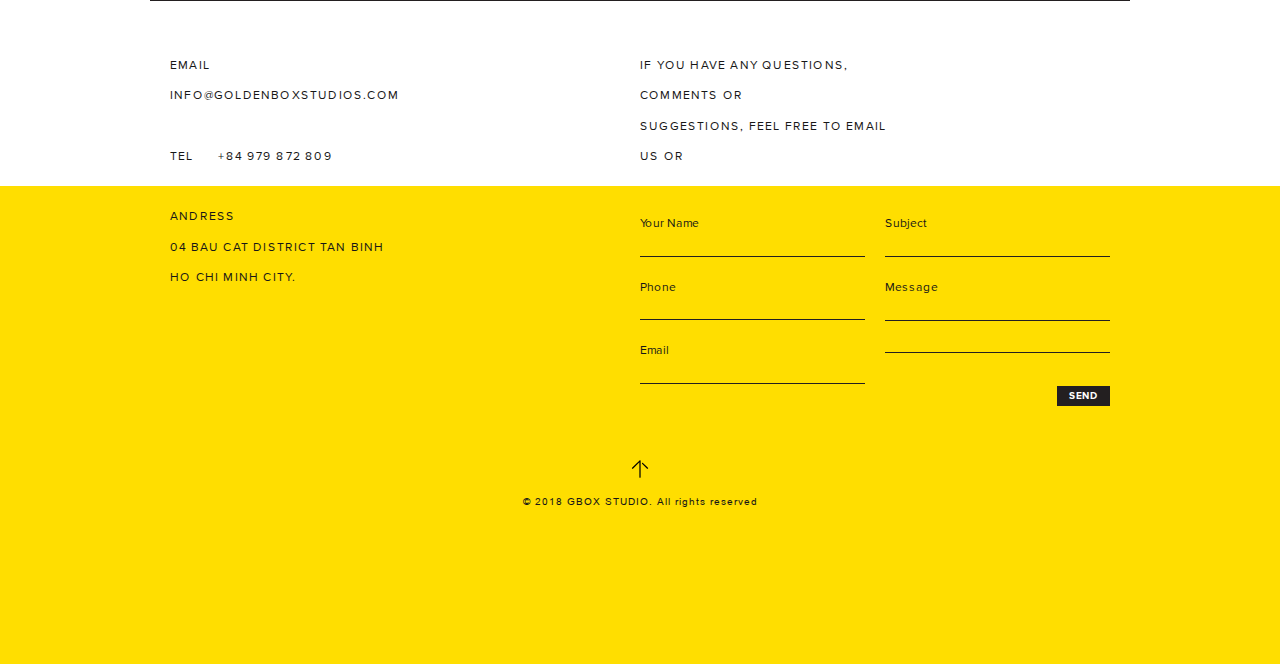
<file: work.html>
<!DOCTYPE html>
<html>
  <head>
    <meta charset="UTF-8" />
    <meta
      name="viewport"
      content="width=device-width, initial-scale=1.0, maximum-scale=1.0, user-scalable=0"
    />
    <meta http-equiv="X-UA-Compatible" content="IE=edge,chrome=1" />
    <title>Work</title>
    <link rel="icon" href="favicon.ico" />
    <meta name="title" content="" />
    <meta name="description" content="" />

    <!-- meta facebook -->
    <meta property="og:locale" content="vi" />
    <meta property="og:type" content="article" />
    <meta property="og:title" content="" />
    <meta property="og:description" content="" />
    <meta property="og:url" content="" />
    <meta property="og:site_name" content="" />
    <meta property="og:image" content="" />

    <link rel="stylesheet" href="dest/style.min.css" />
    <link rel="stylesheet" href="dest/fonts.css" />
  </head>

  <!-- Mỗi body của mỗi page nên có class ví dụ homepage, aboutpage, contactpage... -->

  <body class="workpage">
    <!-- HEADER -->
    <header>
      <div class="top">
        <div class="container">
          <div class="hamburger">
            <span></span>
          </div>
          <a href="./" class="logo">
            <img src="./img/logo-gbox.svg" alt="" />
            <h1 class="hidden">Gbox</h1>
          </a>
          <a href="#" class="facebook"
            ><img src="./img/fb-icon.svg" alt=""
          /></a>
        </div>
      </div>
      <nav class="nav">
        <div class="container">
          <ul class="menu">
            <li class="menu__item"><a href="about.html">about</a></li>
            <ul class="menu__item sub__menu">
              <li class="menu__item"><a href="studio.html">studio</a></li>
              <li class="menu__item"><a href="rental.html">rental</a></li>
              <li class="menu__item"><a href="cafe.html">cafe</a></li>
              <li class="menu__item"><a href="work.html">work</a></li>
            </ul>
            <li class="menu__item"><a href="contact.html">contact</a></li>
          </ul>
        </div>
      </nav>
    </header>
    <div class="nav__mobile">
      <ul>
        <li><a href="about.html">about</a></li>
        <li><a href="studio.html">studio</a></li>
        <li><a href="cafe.html">cafe</a></li>
        <li><a href="work.html">work</a></li>
        <li><a href="rental.html">rental</a></li>
        <li><a href="contact.html">contact</a></li>
      </ul>
    </div>
    <!-- MAIN -->
    <main class="mainwrapper">
      <section class="work">
        <div class="container">
          <div class="tag__list">
            <div class="tag active">all</div>
            <div class="tag">film</div>
            <div class="tag">image</div>
          </div>
          <div class="project__list">
            <div class="project__item">
              <div class="project__img">
                <a href="project-detail.html">
                  <img src="./img/home_1.jpg" alt="" />
                </a>
              </div>
              <div class="project__content">
                <h3>
                  <a href="project-detail.html" class="heading">project 01</a>
                </h3>
                <p class="desc">
                  clients : Cif <br />
                  photographer : Eric huynh
                </p>
              </div>
            </div>
            <div class="project__item">
              <div class="project__img">
                <a href="project-detail.html">
                  <img src="./img/home_2.jpg" alt="" />
                </a>
              </div>
              <div class="project__content">
                <h3>
                  <a href="project-detail.html" class="heading">project 01</a>
                </h3>
                <p class="desc">
                  clients : Cif <br />
                  photographer : Eric huynh <br />
                  Director : Peter Zech
                </p>
              </div>
            </div>
            <div class="project__item">
              <div class="project__img">
                <a href="project-detail.html">
                  <img src="./img/home_3.jpg" alt="" />
                </a>
              </div>
              <div class="project__content">
                <h3>
                  <a href="project-detail.html" class="heading">project 01</a>
                </h3>
                <p class="desc">
                  clients : Cif <br />
                  photographer : Eric huynh
                </p>
              </div>
            </div>
            <div class="project__item">
              <div class="project__img">
                <a href="project-detail.html">
                  <img src="./img/home_4.jpg" alt="" />
                </a>
              </div>
              <div class="project__content">
                <h3>
                  <a href="project-detail.html" class="heading">project 01</a>
                </h3>
                <p class="desc">
                  clients : Cif <br />
                  photographer : Eric huynh
                </p>
              </div>
            </div>
            <div class="project__item">
              <div class="project__img">
                <a href="project-detail.html">
                  <img src="./img/home_5.jpg" alt="" />
                </a>
              </div>
              <div class="project__content">
                <h3>
                  <a href="project-detail.html" class="heading">project 01</a>
                </h3>
                <p class="desc">
                  clients : Cif <br />
                  photographer : Eric huynh <br />
                  Director : Peter Zech
                </p>
              </div>
            </div>
            <div class="project__item">
              <div class="project__img">
                <a href="project-detail.html">
                  <img src="./img/home_6.jpg" alt="" />
                </a>
              </div>
              <div class="project__content">
                <h3>
                  <a href="project-detail.html" class="heading">project 01</a>
                </h3>
                <p class="desc">
                  clients : Cif <br />
                  photographer : Eric huynh
                </p>
              </div>
            </div>
            <div
              class="project__item"
              data-aos="fade-up"
              data-aos-duration="1500"
            >
              <div class="project__img">
                <a href="project-detail.html">
                  <img src="./img/home_7.jpg" alt="" />
                </a>
              </div>
              <div class="project__content">
                <h3>
                  <a href="project-detail.html" class="heading">project 01</a>
                </h3>
                <p class="desc">
                  clients : Cif <br />
                  photographer : Eric huynh
                </p>
              </div>
            </div>
            <div
              class="project__item"
              data-aos="fade-up"
              data-aos-duration="1500"
            >
              <div class="project__img">
                <a href="project-detail.html">
                  <img src="./img/home_8.jpg" alt="" />
                </a>
              </div>
              <div class="project__content">
                <h3>
                  <a href="project-detail.html" class="heading">project 01</a>
                </h3>
                <p class="desc">
                  clients : Cif <br />
                  photographer : Eric huynh
                </p>
              </div>
            </div>
            <div
              class="project__item"
              data-aos="fade-up"
              data-aos-duration="1500"
            >
              <div class="project__img">
                <a href="project-detail.html">
                  <img src="./img/home_9.jpg" alt="" />
                </a>
              </div>
              <div class="project__content">
                <h3>
                  <a href="project-detail.html" class="heading">project 01</a>
                </h3>
                <p class="desc">
                  clients : Cif <br />
                  photographer : Eric huynh
                </p>
              </div>
            </div>
          </div>
          <div class="work__bottom">
            <div class="more">
              <a href="#">
                <span>all works</span>
                <img src="./img/vector.svg" alt="" />
              </a>
            </div>
            <div class="booking btn__wrap">
              <p>
                If you want <br />
                booking studios
              </p>
              <a href="rental.html" class="btn__book"
                >Book <br />
                Now</a
              >
            </div>
          </div>
          <div class="line"></div>
        </div>
      </section>
    </main>

    <!-- FOOTER -->
    <footer class="footer">
      <div class="container">
        <div class="footer__top">
          <div class="footer__info">
            <p class="email">
              Email <br />
              info@goldenboxstudios.com
            </p>
            <p class="tel">
              Tel
              <span>+84 979 872 809</span>
            </p>
            <p class="addr">
              andress <br />
              04 bau cat district tan binh <br />
              ho chi minh city.
            </p>
          </div>
          <div class="footer__contact">
            <p class="comment">
              If you have any questions,<br />
              comments or <br />
              suggestions, feel free to email <br />
              us or
            </p>
            <form class="contact__form">
              <div class="left">
                <div>
                  <label>Your Name</label>
                  <input type="text" />
                </div>
                <div>
                  <label>Phone</label>
                  <input type="text" />
                </div>
                <div>
                  <label>Email</label>
                  <input type="text" />
                </div>
              </div>
              <div class="right">
                <div>
                  <label>Subject</label>
                  <input type="text" />
                </div>
                <div class="mess">
                  <label>Message</label>
                  <textarea></textarea>
                </div>
                <div class="send"><a href="#" class="btn__send">send</a></div>
              </div>
            </form>
          </div>
        </div>
        <div class="footer__bottom">
          <span class="backtotop">
            <img src="./img/arrow-icon.svg" alt="" />
          </span>
          <p>© 2018 GBOX STUDIO. All rights reserved</p>
        </div>
      </div>
    </footer>
    <footer class="footer__mobile">
      <div class="container">
        <div class="footer__info">
          <p class="email">
            Email <br />
            info@goldenboxstudios.com
          </p>
          <p class="tel">
            Tel
            <span>+84 979 872 809</span>
          </p>
          <p class="addr">
            andress <br />
            04 bau cat district tan binh <br />
            ho chi minh city.
          </p>
        </div>
      </div>
      <div class="footer__bottom">
        <span class="backtotop">
          <img src="./img/arrow-icon.svg" alt="" />
        </span>
        <p>© 2018 GBOX STUDIO. All rights reserved</p>
      </div>
    </footer>

    <script type="text/javascript" src="dest/jsmain.min.js"></script>
    <script type="text/javascript" src="dest/main.js"></script>
  </body>
</html>
</file>
<file: dest/fonts.css>
/* FONT FACE - font-display: fallback; */
@font-face {
  font-family: "AR";
  src: url("../fonts/Arial.woff2") format("woff2"),
    url("../fonts/Arial.woff") format("woff");
  font-weight: normal;
  font-style: normal;
  font-display: fallback;
}

@font-face {
  font-family: "PL";
  src: url("../fonts/ProximaNovaA-Light.woff2") format("woff2"),
    url("../fonts/ProximaNovaA-Light.woff") format("woff");
  font-weight: 300;
  font-style: normal;
  font-display: fallback;
}

@font-face {
  font-family: "PSB";
  src: url("../fonts/ProximaNova-Semibold.woff2") format("woff2"),
    url("../fonts/ProximaNova-Semibold.woff") format("woff");
  font-weight: 600;
  font-style: normal;
  font-display: fallback;
}

@font-face {
  font-family: "PR";
  src: url("../fonts/ProximaNova-Regular.woff2") format("woff2"),
    url("../fonts/ProximaNova-Regular.woff") format("woff");
  font-weight: normal;
  font-style: normal;
  font-display: fallback;
}

@font-face {
  font-family: "PB";
  src: url("../fonts/ProximaNova-Bold.woff2") format("woff2"),
    url("../fonts/ProximaNova-Bold.woff") format("woff");
  font-weight: bold;
  font-style: normal;
  font-display: fallback;
}

@font-face {
  font-family: "PT";
  src: url("../fonts/ProximaNovaA-Thin.woff2") format("woff2"),
    url("../fonts/ProximaNovaA-Thin.woff") format("woff");
  font-weight: 100;
  font-style: normal;
  font-display: fallback;
}

@font-face {
  font-family: "DC";
  src: url("../fonts/D-DINCondensed-Bold.woff2") format("woff2"),
    url("../fonts/D-DINCondensed-Bold.woff") format("woff");
  font-weight: bold;
  font-style: normal;
  font-display: fallback;
}

@font-face {
  font-family: "PEB";
  src: url("../fonts/ProximaNova-Extrabld.woff2") format("woff2"),
    url("../fonts/ProximaNova-Extrabld.woff") format("woff");
  font-weight: bold;
  font-style: normal;
  font-display: fallback;
}
</file>
<file: dest/style.min.css>
html,body,div,span,applet,object,iframe,h1,h2,h3,h4,h5,h6,p,blockquote,pre,a,abbr,acronym,address,big,cite,code,del,dfn,em,img,ins,kbd,q,s,samp,small,strike,strong,sub,sup,tt,var,b,u,i,center,dl,dt,dd,ol,ul,li,fieldset,form,label,legend,table,caption,tbody,tfoot,thead,tr,th,td,article,aside,canvas,details,embed,figure,figcaption,footer,header,hgroup,menu,nav,output,ruby,section,summary,time,mark,audio,video{margin:0;padding:0;border:0;font-size:100%;font:inherit;vertical-align:baseline}article,aside,details,figcaption,figure,footer,header,hgroup,menu,nav,section{display:block}body{line-height:1}ol,ul{list-style:none}blockquote,q{quotes:none}blockquote:before,blockquote:after,q:before,q:after{content:"";content:none}table{border-collapse:collapse;border-spacing:0}*::before,*::after{box-sizing:inherit}/*! normalize.css v8.0.1 | MIT License | github.com/necolas/normalize.css */html{line-height:1.15;-webkit-text-size-adjust:100%}hr{box-sizing:content-box;height:0;overflow:visible}pre{font-family:monospace, monospace;font-size:1em}a{background-color:transparent}abbr[title]{border-bottom:none;text-decoration:underline;text-decoration:underline dotted}b,strong{font-weight:bolder}code,kbd,samp{font-family:monospace, monospace;font-size:1em}small{font-size:80%}sub,sup{font-size:75%;line-height:0;position:relative;vertical-align:baseline}sub{bottom:-0.25em}sup{top:-0.5em}img{border-style:none}button,input,optgroup,select,textarea{font-family:inherit;font-size:100%;line-height:1.15;margin:0}button,input{overflow:visible}button,select{text-transform:none}button,[type="button"],[type="reset"],[type="submit"]{-webkit-appearance:button}button::-moz-focus-inner,[type="button"]::-moz-focus-inner,[type="reset"]::-moz-focus-inner,[type="submit"]::-moz-focus-inner{border-style:none;padding:0}button:-moz-focusring,[type="button"]:-moz-focusring,[type="reset"]:-moz-focusring,[type="submit"]:-moz-focusring{outline:1px dotted ButtonText}fieldset{padding:0.35em 0.75em 0.625em}legend{box-sizing:border-box;color:inherit;display:table;max-width:100%;padding:0;white-space:normal}progress{vertical-align:baseline}textarea{overflow:auto}[type="checkbox"],[type="radio"]{box-sizing:border-box;padding:0}[type="number"]::-webkit-inner-spin-button,[type="number"]::-webkit-outer-spin-button{height:auto}[type="search"]{-webkit-appearance:textfield;outline-offset:-2px}[type="search"]::-webkit-search-decoration{-webkit-appearance:none}::-webkit-file-upload-button{-webkit-appearance:button;font:inherit}details{display:block}summary{display:list-item}template{display:none}[hidden]{display:none}:root{--h1-fs: 3.2rem;--h1-lh: 3.048rem;--h2-fs: 2.8rem;--h2-lh: 3.048rem;--h3-fs: 1.2rem;--h3-lh: 3.048rem;--body12-fs: 1.2rem;--body12-lh: 2.2rem;--gap: 30px;--height-header: 140px;--height-button: 56px;--ptop: 40px;--pd-section: 120px}@media (max-width: 767px){:root{--h2-fs: 1.4rem;--height-header: 60px;--pd-section: 50px}}@-ms-viewport{width:device-width}*{-webkit-font-smoothing:antialiased;-moz-osx-font-smoothing:grayscale;-webkit-font-smoothing:antialiased;-moz-osx-font-smoothing:grayscale;text-rendering:optimizeLegibility;box-sizing:border-box}html{font-size:62.5%;scroll-behavior:smooth}body{width:100%;max-width:100%;margin:auto;font-size:var(--body12-fs);font-family:AR;line-height:var(--body12-lh);color:#171717;text-transform:none;background:#fff;position:relative}body .container-fluid{width:100%;padding-right:var(--gap);padding-left:var(--gap);margin-right:auto;margin-left:auto}@media screen and (max-width: 767px){body .container-fluid{padding-right:calc(var(--gap) / 2);padding-left:calc(var(--gap) / 2)}}body .container{width:100%;padding-right:calc(var(--gap) / 2);padding-left:calc(var(--gap) / 2);margin-right:auto;margin-left:auto}@media (min-width: 576px){body .container{max-width:540px}}@media (min-width: 768px){body .container{max-width:720px}}@media (min-width: 992px){body .container{max-width:960px}}@media (min-width: 1200px){body .container{max-width:1010px}}body .mainwrapper{width:100%;margin:auto;opacity:1;pointer-events:auto}img{max-width:100%;height:auto;-webkit-user-select:none;-khtml-user-select:none;-moz-user-select:none;-o-user-select:none;user-select:none}img.--center{margin:0 auto;display:block}a{text-decoration:none}.--white-cl{color:#fff}.--black-cl{color:#231f20}article h1,article h2,article h3,article h4,article h5,article h6{font-family:PB;display:block}article h1{font-size:var(--h1-fs);line-height:var(--h1-lh);margin:0 0 0.67rem 0}article h2{font-size:var(--h3-fs);line-height:var(--h3-lh);margin:0 0 0.75rem 0}article h3{font-size:var(--h3-fs);line-height:var(--h3-lh);margin:0 0 0.83rem 0}article h4{font-size:var(--h4-fs);line-height:var(--h4-lh);margin:0 0 1.12rem 0}article h5{font-size:var(--h5-fs);line-height:var(--h5-lh);margin:0 0 1.5rem 0}article h6{font-size:0.67rem;margin:0 0 1.67rem 0}article p{margin:0 0 1.12rem 0}article strong{font-family:PB}article ol,article ul{list-style:initial;padding-left:18px}article img{display:inline-block;height:auto;overflow:hidden;border-radius:10px;margin:25px auto}article .video{width:100%;height:0;padding-bottom:56.25%;position:relative;margin:25px auto}article .video iframe,article .video video{position:absolute;width:100%;height:100%;top:0;left:0}@media screen and (max-width: 767px){article img{margin:20px auto}}.hidden{display:none}.textbox{text-align:center;position:relative;padding-bottom:55px;margin-bottom:30px}.textbox:after{content:"";position:absolute;bottom:0;left:50%;width:320px;height:1px;background-color:#231f20;transform:translateX(-50%);-webkit-transform:translateX(-50%);-moz-transform:translateX(-50%);-ms-transform:translateX(-50%);-o-transform:translateX(-50%)}.textbox.--yellow:after{background-color:#ffde00}.textbox.--yellow .textbox__welcome{color:#ffde00}.textbox.--yellow .textbox__heading{color:#ffde00;background-color:transparent}.textbox.--yellow .textbox__desc{color:#fff}.textbox__welcome{font-size:1.4rem;font-family:PL;line-height:2.2rem;color:#171717;text-transform:uppercase;letter-spacing:0.14rem;margin-bottom:25px}.textbox__heading{display:inline-block;font-size:2rem;font-family:PB;line-height:1;color:#525355;text-transform:uppercase;letter-spacing:0.6rem;background-color:#ffde00;margin-bottom:30px}.textbox__desc{max-width:800px;margin:0 auto}@media screen and (max-width: 767px){.textbox{padding-bottom:40px;margin-bottom:25px}.textbox.mbhide{padding-bottom:initial;margin-bottom:initial}.textbox.mbhide:after{display:none}.textbox.mbhide .textbox__desc{display:none}}.tag__list{display:flex;align-items:center;justify-content:center}.tag__list .tag{cursor:pointer;font-size:var(--h3-fs);font-family:PSB;line-height:1;color:#898989;text-transform:uppercase;padding:20px;transition:.4s;-webkit-transition:.4s;-moz-transition:.4s;-ms-transition:.4s;-o-transition:.4s}.tag__list .tag:hover{color:#171717}.tag__list .tag.active{color:#171717}@media screen and (max-width: 767px){.tag__list.mbhide{display:none}}.project__list{--column: 3;--spacing: 20px;display:flex;flex-wrap:wrap;justify-content:center;margin-left:calc(-1 * var(--spacing))}.project__item{width:calc(calc(100% / var(--column)) - var(--spacing));margin-left:var(--spacing)}.project__item:hover .project__img a:before{background-color:rgba(0,0,0,0.2)}.project__item:hover .project__img a img{transform:translate(-50%, -50%) scale(1.1);-webkit-transform:translate(-50%, -50%) scale(1.1);-moz-transform:translate(-50%, -50%) scale(1.1);-ms-transform:translate(-50%, -50%) scale(1.1);-o-transform:translate(-50%, -50%) scale(1.1)}.project__item:hover .project__content .heading{color:#ffde00}.project__img a{display:block;width:100%;height:0;padding-bottom:60.8%;position:relative;overflow:hidden}.project__img a:before{content:"";position:absolute;top:0;left:0;width:100%;height:100%;background-color:transparent;transition:.4s;-webkit-transition:.4s;-moz-transition:.4s;-ms-transition:.4s;-o-transition:.4s;z-index:3}.project__img a img{min-width:100%;min-height:100%;position:absolute;top:50%;left:50%;transform:translate(-50%, -50%) scale(1);-webkit-transform:translate(-50%, -50%) scale(1);-moz-transform:translate(-50%, -50%) scale(1);-ms-transform:translate(-50%, -50%) scale(1);-o-transform:translate(-50%, -50%) scale(1);transition:.4s;-webkit-transition:.4s;-moz-transition:.4s;-ms-transition:.4s;-o-transition:.4s}.project__content{text-align:center;padding:30px 0 80px}.project__content .heading{display:block;font-size:var(--h3-fs);font-family:PB;line-height:var(--h3-lh);color:#171717;text-transform:uppercase;position:relative;margin-bottom:10px;transition:.4s;-webkit-transition:.4s;-moz-transition:.4s;-ms-transition:.4s;-o-transition:.4s}.project__content .heading:before{content:"";position:absolute;top:100%;left:50%;transform:translateX(-50%);-webkit-transform:translateX(-50%);-moz-transform:translateX(-50%);-ms-transform:translateX(-50%);-o-transform:translateX(-50%);width:16px;height:3px;background-color:#ffde00}.project__content .desc{line-height:2rem;text-transform:capitalize}@media screen and (max-width: 767px){.project__list{--column: 1}.project__content{padding:30px 0 50px}.project__content .desc{font-size:1.4rem}}.more{text-align:center}.more a{display:inline-flex;flex-direction:column;align-items:center;justify-content:center}.more a:hover img{transform:translateY(5px);-webkit-transform:translateY(5px);-moz-transform:translateY(5px);-ms-transform:translateY(5px);-o-transform:translateY(5px)}.more a span{font-size:var(--h3-fs);font-family:PB;line-height:var(--h3-lh);color:#171717;text-transform:uppercase;margin-bottom:10px}.more a img{width:15px;transform:translateY(0);-webkit-transform:translateY(0);-moz-transform:translateY(0);-ms-transform:translateY(0);-o-transform:translateY(0);transition:.4s;-webkit-transition:.4s;-moz-transition:.4s;-ms-transition:.4s;-o-transition:.4s}.title{font-size:1.4rem;font-family:PL;line-height:2.2rem;color:#171717;text-transform:uppercase;letter-spacing:0.28rem}.btn__back{display:inline-flex;align-items:center}.btn__back:hover span{transform:translateX(45px);-webkit-transform:translateX(45px);-moz-transform:translateX(45px);-ms-transform:translateX(45px);-o-transform:translateX(45px)}.btn__back:hover img{transform:translateX(-90px) rotate(90deg);-webkit-transform:translateX(-90px) rotate(90deg);-moz-transform:translateX(-90px) rotate(90deg);-ms-transform:translateX(-90px) rotate(90deg);-o-transform:translateX(-90px) rotate(90deg)}.btn__back span{font-size:var(--h3-fs);font-family:PR;line-height:var(--h3-lh);color:#171717;text-transform:none;margin-right:30px;transform:translateX(0);-webkit-transform:translateX(0);-moz-transform:translateX(0);-ms-transform:translateX(0);-o-transform:translateX(0);transition:.4s;-webkit-transition:.4s;-moz-transition:.4s;-ms-transition:.4s;-o-transition:.4s}.btn__back img{width:15px;transform:translateX(0) rotate(90deg);-webkit-transform:translateX(0) rotate(90deg);-moz-transform:translateX(0) rotate(90deg);-ms-transform:translateX(0) rotate(90deg);-o-transform:translateX(0) rotate(90deg);transition:.4s;-webkit-transition:.4s;-moz-transition:.4s;-ms-transition:.4s;-o-transition:.4s}@media screen and (max-width: 767px){.btn__back span{margin-right:10px}}.line{width:100%;height:1px;background-color:#231f20;margin:75px 0 50px}@media screen and (max-width: 767px){.line{display:none}}.studio__list{--column: 2;--spacing: 20px;display:flex;flex-wrap:wrap;margin-left:calc(-1 * var(--spacing))}.studio__item{width:calc(calc(100% / var(--column)) - var(--spacing));margin-left:var(--spacing);margin-bottom:70px}.studio__item:hover .studio__img a:before{background-color:rgba(0,0,0,0.2)}.studio__item:hover .studio__img a img{transform:translate(-50%, -50%) scale(1.1);-webkit-transform:translate(-50%, -50%) scale(1.1);-moz-transform:translate(-50%, -50%) scale(1.1);-ms-transform:translate(-50%, -50%) scale(1.1);-o-transform:translate(-50%, -50%) scale(1.1)}.studio__item:hover .studio__content .info{background-color:#525355}.studio__item:hover .studio__content .info .dimension{color:#fff}.studio__item:hover .studio__content .info .btn__detail span{color:#fff}.studio__item:hover .studio__content .info .btn__detail svg polygon{fill:#ffde00}.studio__img a{display:block;width:100%;height:0;padding-bottom:62.5%;position:relative;overflow:hidden}.studio__img a:before{content:"";position:absolute;top:0;left:0;width:100%;height:100%;background-color:transparent;transition:.4s;-webkit-transition:.4s;-moz-transition:.4s;-ms-transition:.4s;-o-transition:.4s;z-index:3}.studio__img a img{min-width:100%;min-height:100%;position:absolute;top:50%;left:50%;transform:translate(-50%, -50%) scale(1);-webkit-transform:translate(-50%, -50%) scale(1);-moz-transform:translate(-50%, -50%) scale(1);-ms-transform:translate(-50%, -50%) scale(1);-o-transform:translate(-50%, -50%) scale(1);transition:.4s;-webkit-transition:.4s;-moz-transition:.4s;-ms-transition:.4s;-o-transition:.4s}.studio__content{display:flex}.studio__content .info{flex:1;padding:30px 30px 0 80px;display:flex;align-items:flex-start;justify-content:space-between;background-color:transparent;transition:.4s;-webkit-transition:.4s;-moz-transition:.4s;-ms-transition:.4s;-o-transition:.4s}.studio__content .info .btn__detail{text-align:center}.studio__content .info .btn__detail span{display:block;font-size:var(--h3-fs);font-family:PSB;line-height:var(--h3-lh);color:#171717;text-transform:uppercase;transition:.4s;-webkit-transition:.4s;-moz-transition:.4s;-ms-transition:.4s;-o-transition:.4s}.studio__content .info .btn__detail svg polygon{fill:#484647;transition:.4s;-webkit-transition:.4s;-moz-transition:.4s;-ms-transition:.4s;-o-transition:.4s}@media screen and (max-width: 991px){.studio__content .info{padding:10px 10px 0 10px}}@media screen and (max-width: 767px){.studio__list{--column: 1}.studio__item{margin-bottom:40px}.studio__content .num{height:75px;width:75px}.studio__content .num h3{font-size:3.8rem}.studio__content .num h5{font-size:1.2rem;line-height:1.2rem}.studio__content .info{padding:20px 0 0 25px}.studio__content .info .dimension h3{font-size:1.2rem;line-height:1.9rem}.studio__content .info .dimension p{line-height:1.8rem}.studio__content .info .btn__detail span{display:none}.studio__content .info .btn__detail svg{transform:rotate(-90deg);-webkit-transform:rotate(-90deg);-moz-transform:rotate(-90deg);-ms-transform:rotate(-90deg);-o-transform:rotate(-90deg)}}.num{height:120px;width:120px;display:inline-flex;align-items:center;justify-content:center;background-color:#ffde00;flex-direction:column}.num h3{font-size:6.2rem;font-family:DC;line-height:1;color:#171717;text-transform:none}.num h5{font-size:1.1rem;font-family:PR;line-height:2rem;color:#171717;text-transform:uppercase}.dimension{color:#171717;transition:.4s;-webkit-transition:.4s;-moz-transition:.4s;-ms-transition:.4s;-o-transition:.4s}.dimension h3{font-size:var(--h3-fs);font-family:PR;line-height:var(--h3-lh);color:inherit;text-transform:uppercase}.dimension p{color:inherit}.full-screen{display:inline-flex;align-items:center}.full-screen span{font-size:var(--h3-fs);font-family:PR;line-height:var(--h3-lh);color:#171717;text-transform:capitalize;margin-right:20px}.full-screen img{cursor:pointer}.control{display:grid;grid-template-columns:1fr 1fr;position:relative;width:fit-content}.control.--yellow:before{background-color:#ffde00}.control.--yellow .control__btn span{color:#ffde00}.control.--yellow svg{width:15px}.control.--yellow svg polygon{fill:#ffde00}.control:before{content:"";position:absolute;left:56%;top:50%;width:1px;height:12px;background-color:#525355;transform:translateY(-50%);-webkit-transform:translateY(-50%);-moz-transform:translateY(-50%);-ms-transform:translateY(-50%);-o-transform:translateY(-50%)}.control__btn{display:flex;align-items:center;justify-content:flex-end;cursor:pointer}.control__btn span{font-size:var(--h3-fs);font-family:PR;line-height:var(--h3-lh);color:#171717;text-transform:capitalize}.control__btn.--next svg{transform:rotate(-90deg);-webkit-transform:rotate(-90deg);-moz-transform:rotate(-90deg);-ms-transform:rotate(-90deg);-o-transform:rotate(-90deg)}.control__btn.--next span{margin-right:20px}.control__btn.--prev svg{transform:rotate(90deg);-webkit-transform:rotate(90deg);-moz-transform:rotate(90deg);-ms-transform:rotate(90deg);-o-transform:rotate(90deg)}.control__btn.--prev span{margin-left:20px}.control__btn svg{width:15px}.control__btn svg polygon{fill:#525355}.btn__wrap{display:flex;align-items:flex-start;gap:0 20px}.btn__wrap p{font-family:PR}.btn__book{display:inline-flex;align-items:center;justify-content:center;text-align:center;font-size:2.4rem;font-family:PEB;line-height:3.048rem;color:#ffde00;text-transform:uppercase;background-color:#525355;width:100px;height:100px;border-radius:8px}.btn__book.--yellow{background-color:#ffde00;color:#171717}.heading{font-family:PEB;color:#171717}.heading.--lg{font-size:var(--h1-fs);line-height:var(--h1-lh)}.heading.--md{font-size:var(--h2-fs);line-height:var(--h2-lh)}.title{letter-spacing:0.28rem;font-size:1.4rem;font-family:PL;line-height:2.2rem;color:#171717;text-transform:uppercase}.title.--white{color:#fff}/*! Flickity v2.2.2 */.flickity-enabled{position:relative}.flickity-enabled:focus{outline:none}.flickity-viewport{overflow:hidden;position:relative;height:100%}.flickity-slider{position:absolute;width:100%;height:100%}.flickity-enabled.is-draggable{-webkit-tap-highlight-color:transparent;-webkit-user-select:none;-moz-user-select:none;-ms-user-select:none;user-select:none}.flickity-enabled.is-draggable .flickity-viewport{cursor:move;cursor:-webkit-grab;cursor:grab}.flickity-enabled.is-draggable .flickity-viewport.is-pointer-down{cursor:-webkit-grabbing;cursor:grabbing}.flickity-button{position:absolute;background:rgba(255,255,255,0.75);border:none;color:#333}.flickity-button:hover{background:white;cursor:pointer}.flickity-button:focus{outline:none;box-shadow:0 0 0 5px #19f}.flickity-button:active{opacity:0.6}.flickity-button:disabled{opacity:0.3;cursor:auto;pointer-events:none}.flickity-button-icon{fill:currentColor}.flickity-prev-next-button{top:50%;width:44px;height:44px;border-radius:50%;transform:translateY(-50%)}.flickity-prev-next-button.previous{left:10px}.flickity-prev-next-button.next{right:10px}.flickity-rtl .flickity-prev-next-button.previous{left:auto;right:10px}.flickity-rtl .flickity-prev-next-button.next{right:auto;left:10px}.flickity-prev-next-button .flickity-button-icon{position:absolute;left:20%;top:20%;width:60%;height:60%}.flickity-page-dots{position:absolute;width:100%;bottom:-25px;padding:0;margin:0;list-style:none;text-align:center;line-height:1}.flickity-rtl .flickity-page-dots{direction:rtl}.flickity-page-dots .dot{display:inline-block;width:10px;height:10px;margin:0 8px;background:#333;border-radius:50%;opacity:0.25;cursor:pointer}.flickity-page-dots .dot.is-selected{opacity:1}.flickity-enabled.is-fullscreen{position:fixed;left:0;top:0;width:100%;height:100%;background:rgba(0,0,0,0.9);padding:50px 100px;z-index:1}.flickity-enabled.is-fullscreen .flickity-page-dots{bottom:10px}.flickity-enabled.is-fullscreen .flickity-page-dots .dot{background:white}html.is-flickity-fullscreen{overflow:hidden}.flickity-fullscreen-button{display:block;right:10px;top:10px;width:24px;height:24px;border-radius:4px}.flickity-rtl .flickity-fullscreen-button{right:auto;left:10px}.flickity-fullscreen-button-exit{display:none}.flickity-enabled.is-fullscreen .flickity-fullscreen-button-exit{display:block}.flickity-enabled.is-fullscreen .flickity-fullscreen-button-view{display:none}.flickity-fullscreen-button .flickity-button-icon{position:absolute;width:16px;height:16px;left:4px;top:4px}.pswp__button{width:44px;height:44px;position:relative;background:none;cursor:pointer;overflow:visible;-webkit-appearance:none;display:block;border:0;padding:0;margin:0;float:right;opacity:0.75;-webkit-transition:opacity 0.2s;transition:opacity 0.2s;-webkit-box-shadow:none;box-shadow:none}.pswp__button:focus,.pswp__button:hover{opacity:1}.pswp__button:active{outline:none;opacity:0.9}.pswp__button::-moz-focus-inner{padding:0;border:0}.pswp__ui--over-close .pswp__button--close{opacity:1}.pswp__button,.pswp__button--arrow--left:before,.pswp__button--arrow--right:before{background:url(../img/default-skin.png) 0 0 no-repeat;background-size:264px 88px;width:44px;height:44px}@media (-webkit-min-device-pixel-ratio: 1.1), (-webkit-min-device-pixel-ratio: 1.09375), (min-resolution: 105dpi), (min-resolution: 1.1dppx){.pswp--svg .pswp__button,.pswp--svg .pswp__button--arrow--left:before,.pswp--svg .pswp__button--arrow--right:before{background-image:url(../img/default-skin.svg)}.pswp--svg .pswp__button--arrow--left,.pswp--svg .pswp__button--arrow--right{background:none}}.pswp__button--close{background-position:0 -44px}.pswp__button--share{background-position:-44px -44px}.pswp__button--fs{display:none}.pswp--supports-fs .pswp__button--fs{display:block}.pswp--fs .pswp__button--fs{background-position:-44px 0}.pswp__button--zoom{display:none;background-position:-88px 0}.pswp--zoom-allowed .pswp__button--zoom{display:block}.pswp--zoomed-in .pswp__button--zoom{background-position:-132px 0}.pswp--touch .pswp__button--arrow--left,.pswp--touch .pswp__button--arrow--right{visibility:hidden}.pswp__button--arrow--left,.pswp__button--arrow--right{background:none;top:50%;margin-top:-50px;width:70px;height:100px;position:absolute}.pswp__button--arrow--left{left:0}.pswp__button--arrow--right{right:0}.pswp__button--arrow--left:before,.pswp__button--arrow--right:before{content:"";top:35px;background-color:rgba(0,0,0,0.3);height:30px;width:32px;position:absolute}.pswp__button--arrow--left:before{left:6px;background-position:-138px -44px}.pswp__button--arrow--right:before{right:6px;background-position:-94px -44px}.pswp__counter,.pswp__share-modal{-webkit-user-select:none;-moz-user-select:none;-ms-user-select:none;user-select:none}.pswp__share-modal{display:block;background:rgba(0,0,0,0.5);width:100%;height:100%;top:0;left:0;padding:10px;position:absolute;z-index:1600;opacity:0;-webkit-transition:opacity 0.25s ease-out;transition:opacity 0.25s ease-out;-webkit-backface-visibility:hidden;will-change:opacity}.pswp__share-modal--hidden{display:none}.pswp__share-tooltip{z-index:1620;position:absolute;background:#fff;top:56px;border-radius:2px;display:block;width:auto;right:44px;-webkit-box-shadow:0 2px 5px rgba(0,0,0,0.25);box-shadow:0 2px 5px rgba(0,0,0,0.25);-webkit-transform:translateY(6px);-ms-transform:translateY(6px);transform:translateY(6px);-webkit-transition:-webkit-transform 0.25s;transition:transform 0.25s;-webkit-backface-visibility:hidden;will-change:transform}.pswp__share-tooltip a{display:block;padding:8px 12px;color:#000;text-decoration:none;font-size:14px;line-height:18px}.pswp__share-tooltip a:hover{text-decoration:none;color:#000}.pswp__share-tooltip a:first-child{border-radius:2px 2px 0 0}.pswp__share-tooltip a:last-child{border-radius:0 0 2px 2px}.pswp__share-modal--fade-in{opacity:1}.pswp__share-modal--fade-in .pswp__share-tooltip{-webkit-transform:translateY(0);-ms-transform:translateY(0);transform:translateY(0)}.pswp--touch .pswp__share-tooltip a{padding:16px 12px}a.pswp__share--facebook:before{content:"";display:block;width:0;height:0;position:absolute;top:-12px;right:15px;border:6px solid transparent;border-bottom-color:#fff;-webkit-pointer-events:none;-moz-pointer-events:none;pointer-events:none}a.pswp__share--facebook:hover{background:#3e5c9a;color:#fff}a.pswp__share--facebook:hover:before{border-bottom-color:#3e5c9a}a.pswp__share--twitter:hover{background:#55acee;color:#fff}a.pswp__share--pinterest:hover{background:#ccc;color:#ce272d}a.pswp__share--download:hover{background:#ddd}.pswp__counter{position:absolute;left:0;top:0;height:44px;font-size:13px;line-height:44px;color:#fff;opacity:0.75;padding:0 10px}.pswp__caption{position:absolute;left:0;bottom:0;width:100%;min-height:44px}.pswp__caption small{font-size:11px;color:#bbb}.pswp__caption__center{text-align:left;max-width:420px;margin:0 auto;font-size:13px;padding:10px;line-height:20px;color:#ccc}.pswp__caption--empty{display:none}.pswp__caption--fake{visibility:hidden}.pswp__preloader{width:44px;height:44px;position:absolute;top:0;left:50%;margin-left:-22px;opacity:0;-webkit-transition:opacity 0.25s ease-out;transition:opacity 0.25s ease-out;will-change:opacity;direction:ltr}.pswp__preloader__icn{width:20px;height:20px;margin:12px}.pswp__preloader--active{opacity:1}.pswp__preloader--active .pswp__preloader__icn{background:url(../img/preloader.gif) 0 0 no-repeat center}.pswp--css_animation .pswp__preloader--active{opacity:1}.pswp--css_animation .pswp__preloader--active .pswp__preloader__icn{-webkit-animation:clockwise 500ms linear infinite;animation:clockwise 500ms linear infinite}.pswp--css_animation .pswp__preloader--active .pswp__preloader__donut{-webkit-animation:donut-rotate 1000ms cubic-bezier(0.4, 0, 0.22, 1) infinite;animation:donut-rotate 1000ms cubic-bezier(0.4, 0, 0.22, 1) infinite}.pswp--css_animation .pswp__preloader__icn{background:none;opacity:0.75;width:14px;height:14px;position:absolute;left:50%;top:50%;transform:translate(-50%, -50%);margin:0}.pswp--css_animation .pswp__preloader__cut{position:relative;width:7px;height:14px;overflow:hidden}.pswp--css_animation .pswp__preloader__donut{-webkit-box-sizing:border-box;box-sizing:border-box;width:14px;height:14px;border:2px solid #fff;border-radius:50%;border-left-color:transparent;border-bottom-color:transparent;position:absolute;top:0;left:0;background:none;margin:0}@media screen and (max-width: 1024px){.pswp__preloader{position:relative;left:auto;top:auto;margin:0;float:right}}@-webkit-keyframes clockwise{0%{-webkit-transform:rotate(0deg);transform:rotate(0deg)}100%{-webkit-transform:rotate(360deg);transform:rotate(360deg)}}@keyframes clockwise{0%{-webkit-transform:rotate(0deg);transform:rotate(0deg)}100%{-webkit-transform:rotate(360deg);transform:rotate(360deg)}}@-webkit-keyframes donut-rotate{0%{-webkit-transform:rotate(0);transform:rotate(0)}50%{-webkit-transform:rotate(-140deg);transform:rotate(-140deg)}100%{-webkit-transform:rotate(0);transform:rotate(0)}}@keyframes donut-rotate{0%{-webkit-transform:rotate(0);transform:rotate(0)}50%{-webkit-transform:rotate(-140deg);transform:rotate(-140deg)}100%{-webkit-transform:rotate(0);transform:rotate(0)}}.pswp__ui{-webkit-font-smoothing:auto;visibility:visible;opacity:1;z-index:1550}.pswp__top-bar{position:absolute;left:0;top:0;height:44px;width:100%}.pswp__caption,.pswp__top-bar,.pswp--has_mouse .pswp__button--arrow--left,.pswp--has_mouse .pswp__button--arrow--right{-webkit-backface-visibility:hidden;will-change:opacity;-webkit-transition:opacity 333ms cubic-bezier(0.4, 0, 0.22, 1);transition:opacity 333ms cubic-bezier(0.4, 0, 0.22, 1)}.pswp--has_mouse .pswp__button--arrow--left,.pswp--has_mouse .pswp__button--arrow--right{visibility:visible}.pswp__top-bar,.pswp__caption{background-color:rgba(0,0,0,0.5)}.pswp__ui--fit .pswp__top-bar,.pswp__ui--fit .pswp__caption{background-color:rgba(0,0,0,0.3)}.pswp__ui--idle .pswp__top-bar{opacity:0}.pswp__ui--idle .pswp__button--arrow--left,.pswp__ui--idle .pswp__button--arrow--right{opacity:0}.pswp__ui--hidden .pswp__top-bar,.pswp__ui--hidden .pswp__caption,.pswp__ui--hidden .pswp__button--arrow--left,.pswp__ui--hidden .pswp__button--arrow--right{opacity:0.001}.pswp__ui--one-slide .pswp__button--arrow--left,.pswp__ui--one-slide .pswp__button--arrow--right,.pswp__ui--one-slide .pswp__counter{display:none}.pswp__element--disabled{display:none !important}.pswp--minimal--dark .pswp__top-bar{background:none}.pswp{display:none;position:absolute;width:100%;height:100%;left:0;top:0;overflow:hidden;-ms-touch-action:none;touch-action:none;z-index:1500;-webkit-text-size-adjust:100%;-webkit-backface-visibility:hidden;outline:none}.pswp *{-webkit-box-sizing:border-box;box-sizing:border-box}.pswp img{max-width:none}.pswp--animate_opacity{opacity:0.001;will-change:opacity;-webkit-transition:opacity 333ms cubic-bezier(0.4, 0, 0.22, 1);transition:opacity 333ms cubic-bezier(0.4, 0, 0.22, 1)}.pswp--open{display:block}.pswp--zoom-allowed .pswp__img{cursor:-webkit-zoom-in;cursor:-moz-zoom-in;cursor:zoom-in}.pswp--zoomed-in .pswp__img{cursor:-webkit-grab;cursor:-moz-grab;cursor:grab}.pswp--dragging .pswp__img{cursor:-webkit-grabbing;cursor:-moz-grabbing;cursor:grabbing}.pswp__bg{position:absolute;left:0;top:0;width:100%;height:100%;background:#000;opacity:0;-webkit-transform:translateZ(0);transform:translateZ(0);-webkit-backface-visibility:hidden;will-change:opacity}.pswp__scroll-wrap{position:absolute;left:0;top:0;width:100%;height:100%;overflow:hidden}.pswp__container,.pswp__zoom-wrap{-ms-touch-action:none;touch-action:none;position:absolute;left:0;right:0;top:0;bottom:0}.pswp__container,.pswp__img{-webkit-user-select:none;-moz-user-select:none;-ms-user-select:none;user-select:none;-webkit-tap-highlight-color:transparent;-webkit-touch-callout:none}.pswp__zoom-wrap{position:absolute;width:100%;-webkit-transform-origin:left top;-ms-transform-origin:left top;transform-origin:left top;-webkit-transition:-webkit-transform 333ms cubic-bezier(0.4, 0, 0.22, 1);transition:transform 333ms cubic-bezier(0.4, 0, 0.22, 1)}.pswp__bg{will-change:opacity;-webkit-transition:opacity 333ms cubic-bezier(0.4, 0, 0.22, 1);transition:opacity 333ms cubic-bezier(0.4, 0, 0.22, 1)}.pswp--animated-in .pswp__bg,.pswp--animated-in .pswp__zoom-wrap{-webkit-transition:none;transition:none}.pswp__container,.pswp__zoom-wrap{-webkit-backface-visibility:hidden}.pswp__item{position:absolute;left:0;right:0;top:0;bottom:0;overflow:hidden}.pswp__img{position:absolute;width:auto;height:auto;top:0;left:0}.pswp__img--placeholder{-webkit-backface-visibility:hidden}.pswp__img--placeholder--blank{background:#222}.pswp--ie .pswp__img{width:100% !important;height:auto !important;left:0;top:0}.pswp__error-msg{position:absolute;left:0;top:50%;width:100%;text-align:center;font-size:14px;line-height:16px;margin-top:-8px;color:#ccc}.pswp__error-msg a{color:#ccc;text-decoration:underline}[data-aos][data-aos][data-aos-duration="50"],body[data-aos-duration="50"] [data-aos]{transition-duration:50ms}[data-aos][data-aos][data-aos-delay="50"],body[data-aos-delay="50"] [data-aos]{transition-delay:0}[data-aos][data-aos][data-aos-delay="50"].aos-animate,body[data-aos-delay="50"] [data-aos].aos-animate{transition-delay:50ms}[data-aos][data-aos][data-aos-duration="100"],body[data-aos-duration="100"] [data-aos]{transition-duration:0.1s}[data-aos][data-aos][data-aos-delay="100"],body[data-aos-delay="100"] [data-aos]{transition-delay:0}[data-aos][data-aos][data-aos-delay="100"].aos-animate,body[data-aos-delay="100"] [data-aos].aos-animate{transition-delay:0.1s}[data-aos][data-aos][data-aos-duration="150"],body[data-aos-duration="150"] [data-aos]{transition-duration:0.15s}[data-aos][data-aos][data-aos-delay="150"],body[data-aos-delay="150"] [data-aos]{transition-delay:0}[data-aos][data-aos][data-aos-delay="150"].aos-animate,body[data-aos-delay="150"] [data-aos].aos-animate{transition-delay:0.15s}[data-aos][data-aos][data-aos-duration="200"],body[data-aos-duration="200"] [data-aos]{transition-duration:0.2s}[data-aos][data-aos][data-aos-delay="200"],body[data-aos-delay="200"] [data-aos]{transition-delay:0}[data-aos][data-aos][data-aos-delay="200"].aos-animate,body[data-aos-delay="200"] [data-aos].aos-animate{transition-delay:0.2s}[data-aos][data-aos][data-aos-duration="250"],body[data-aos-duration="250"] [data-aos]{transition-duration:0.25s}[data-aos][data-aos][data-aos-delay="250"],body[data-aos-delay="250"] [data-aos]{transition-delay:0}[data-aos][data-aos][data-aos-delay="250"].aos-animate,body[data-aos-delay="250"] [data-aos].aos-animate{transition-delay:0.25s}[data-aos][data-aos][data-aos-duration="300"],body[data-aos-duration="300"] [data-aos]{transition-duration:0.3s}[data-aos][data-aos][data-aos-delay="300"],body[data-aos-delay="300"] [data-aos]{transition-delay:0}[data-aos][data-aos][data-aos-delay="300"].aos-animate,body[data-aos-delay="300"] [data-aos].aos-animate{transition-delay:0.3s}[data-aos][data-aos][data-aos-duration="350"],body[data-aos-duration="350"] [data-aos]{transition-duration:0.35s}[data-aos][data-aos][data-aos-delay="350"],body[data-aos-delay="350"] [data-aos]{transition-delay:0}[data-aos][data-aos][data-aos-delay="350"].aos-animate,body[data-aos-delay="350"] [data-aos].aos-animate{transition-delay:0.35s}[data-aos][data-aos][data-aos-duration="400"],body[data-aos-duration="400"] [data-aos]{transition-duration:0.4s}[data-aos][data-aos][data-aos-delay="400"],body[data-aos-delay="400"] [data-aos]{transition-delay:0}[data-aos][data-aos][data-aos-delay="400"].aos-animate,body[data-aos-delay="400"] [data-aos].aos-animate{transition-delay:0.4s}[data-aos][data-aos][data-aos-duration="450"],body[data-aos-duration="450"] [data-aos]{transition-duration:0.45s}[data-aos][data-aos][data-aos-delay="450"],body[data-aos-delay="450"] [data-aos]{transition-delay:0}[data-aos][data-aos][data-aos-delay="450"].aos-animate,body[data-aos-delay="450"] [data-aos].aos-animate{transition-delay:0.45s}[data-aos][data-aos][data-aos-duration="500"],body[data-aos-duration="500"] [data-aos]{transition-duration:0.5s}[data-aos][data-aos][data-aos-delay="500"],body[data-aos-delay="500"] [data-aos]{transition-delay:0}[data-aos][data-aos][data-aos-delay="500"].aos-animate,body[data-aos-delay="500"] [data-aos].aos-animate{transition-delay:0.5s}[data-aos][data-aos][data-aos-duration="550"],body[data-aos-duration="550"] [data-aos]{transition-duration:0.55s}[data-aos][data-aos][data-aos-delay="550"],body[data-aos-delay="550"] [data-aos]{transition-delay:0}[data-aos][data-aos][data-aos-delay="550"].aos-animate,body[data-aos-delay="550"] [data-aos].aos-animate{transition-delay:0.55s}[data-aos][data-aos][data-aos-duration="600"],body[data-aos-duration="600"] [data-aos]{transition-duration:0.6s}[data-aos][data-aos][data-aos-delay="600"],body[data-aos-delay="600"] [data-aos]{transition-delay:0}[data-aos][data-aos][data-aos-delay="600"].aos-animate,body[data-aos-delay="600"] [data-aos].aos-animate{transition-delay:0.6s}[data-aos][data-aos][data-aos-duration="650"],body[data-aos-duration="650"] [data-aos]{transition-duration:0.65s}[data-aos][data-aos][data-aos-delay="650"],body[data-aos-delay="650"] [data-aos]{transition-delay:0}[data-aos][data-aos][data-aos-delay="650"].aos-animate,body[data-aos-delay="650"] [data-aos].aos-animate{transition-delay:0.65s}[data-aos][data-aos][data-aos-duration="700"],body[data-aos-duration="700"] [data-aos]{transition-duration:0.7s}[data-aos][data-aos][data-aos-delay="700"],body[data-aos-delay="700"] [data-aos]{transition-delay:0}[data-aos][data-aos][data-aos-delay="700"].aos-animate,body[data-aos-delay="700"] [data-aos].aos-animate{transition-delay:0.7s}[data-aos][data-aos][data-aos-duration="750"],body[data-aos-duration="750"] [data-aos]{transition-duration:0.75s}[data-aos][data-aos][data-aos-delay="750"],body[data-aos-delay="750"] [data-aos]{transition-delay:0}[data-aos][data-aos][data-aos-delay="750"].aos-animate,body[data-aos-delay="750"] [data-aos].aos-animate{transition-delay:0.75s}[data-aos][data-aos][data-aos-duration="800"],body[data-aos-duration="800"] [data-aos]{transition-duration:0.8s}[data-aos][data-aos][data-aos-delay="800"],body[data-aos-delay="800"] [data-aos]{transition-delay:0}[data-aos][data-aos][data-aos-delay="800"].aos-animate,body[data-aos-delay="800"] [data-aos].aos-animate{transition-delay:0.8s}[data-aos][data-aos][data-aos-duration="850"],body[data-aos-duration="850"] [data-aos]{transition-duration:0.85s}[data-aos][data-aos][data-aos-delay="850"],body[data-aos-delay="850"] [data-aos]{transition-delay:0}[data-aos][data-aos][data-aos-delay="850"].aos-animate,body[data-aos-delay="850"] [data-aos].aos-animate{transition-delay:0.85s}[data-aos][data-aos][data-aos-duration="900"],body[data-aos-duration="900"] [data-aos]{transition-duration:0.9s}[data-aos][data-aos][data-aos-delay="900"],body[data-aos-delay="900"] [data-aos]{transition-delay:0}[data-aos][data-aos][data-aos-delay="900"].aos-animate,body[data-aos-delay="900"] [data-aos].aos-animate{transition-delay:0.9s}[data-aos][data-aos][data-aos-duration="950"],body[data-aos-duration="950"] [data-aos]{transition-duration:0.95s}[data-aos][data-aos][data-aos-delay="950"],body[data-aos-delay="950"] [data-aos]{transition-delay:0}[data-aos][data-aos][data-aos-delay="950"].aos-animate,body[data-aos-delay="950"] [data-aos].aos-animate{transition-delay:0.95s}[data-aos][data-aos][data-aos-duration="1000"],body[data-aos-duration="1000"] [data-aos]{transition-duration:1s}[data-aos][data-aos][data-aos-delay="1000"],body[data-aos-delay="1000"] [data-aos]{transition-delay:0}[data-aos][data-aos][data-aos-delay="1000"].aos-animate,body[data-aos-delay="1000"] [data-aos].aos-animate{transition-delay:1s}[data-aos][data-aos][data-aos-duration="1050"],body[data-aos-duration="1050"] [data-aos]{transition-duration:1.05s}[data-aos][data-aos][data-aos-delay="1050"],body[data-aos-delay="1050"] [data-aos]{transition-delay:0}[data-aos][data-aos][data-aos-delay="1050"].aos-animate,body[data-aos-delay="1050"] [data-aos].aos-animate{transition-delay:1.05s}[data-aos][data-aos][data-aos-duration="1100"],body[data-aos-duration="1100"] [data-aos]{transition-duration:1.1s}[data-aos][data-aos][data-aos-delay="1100"],body[data-aos-delay="1100"] [data-aos]{transition-delay:0}[data-aos][data-aos][data-aos-delay="1100"].aos-animate,body[data-aos-delay="1100"] [data-aos].aos-animate{transition-delay:1.1s}[data-aos][data-aos][data-aos-duration="1150"],body[data-aos-duration="1150"] [data-aos]{transition-duration:1.15s}[data-aos][data-aos][data-aos-delay="1150"],body[data-aos-delay="1150"] [data-aos]{transition-delay:0}[data-aos][data-aos][data-aos-delay="1150"].aos-animate,body[data-aos-delay="1150"] [data-aos].aos-animate{transition-delay:1.15s}[data-aos][data-aos][data-aos-duration="1200"],body[data-aos-duration="1200"] [data-aos]{transition-duration:1.2s}[data-aos][data-aos][data-aos-delay="1200"],body[data-aos-delay="1200"] [data-aos]{transition-delay:0}[data-aos][data-aos][data-aos-delay="1200"].aos-animate,body[data-aos-delay="1200"] [data-aos].aos-animate{transition-delay:1.2s}[data-aos][data-aos][data-aos-duration="1250"],body[data-aos-duration="1250"] [data-aos]{transition-duration:1.25s}[data-aos][data-aos][data-aos-delay="1250"],body[data-aos-delay="1250"] [data-aos]{transition-delay:0}[data-aos][data-aos][data-aos-delay="1250"].aos-animate,body[data-aos-delay="1250"] [data-aos].aos-animate{transition-delay:1.25s}[data-aos][data-aos][data-aos-duration="1300"],body[data-aos-duration="1300"] [data-aos]{transition-duration:1.3s}[data-aos][data-aos][data-aos-delay="1300"],body[data-aos-delay="1300"] [data-aos]{transition-delay:0}[data-aos][data-aos][data-aos-delay="1300"].aos-animate,body[data-aos-delay="1300"] [data-aos].aos-animate{transition-delay:1.3s}[data-aos][data-aos][data-aos-duration="1350"],body[data-aos-duration="1350"] [data-aos]{transition-duration:1.35s}[data-aos][data-aos][data-aos-delay="1350"],body[data-aos-delay="1350"] [data-aos]{transition-delay:0}[data-aos][data-aos][data-aos-delay="1350"].aos-animate,body[data-aos-delay="1350"] [data-aos].aos-animate{transition-delay:1.35s}[data-aos][data-aos][data-aos-duration="1400"],body[data-aos-duration="1400"] [data-aos]{transition-duration:1.4s}[data-aos][data-aos][data-aos-delay="1400"],body[data-aos-delay="1400"] [data-aos]{transition-delay:0}[data-aos][data-aos][data-aos-delay="1400"].aos-animate,body[data-aos-delay="1400"] [data-aos].aos-animate{transition-delay:1.4s}[data-aos][data-aos][data-aos-duration="1450"],body[data-aos-duration="1450"] [data-aos]{transition-duration:1.45s}[data-aos][data-aos][data-aos-delay="1450"],body[data-aos-delay="1450"] [data-aos]{transition-delay:0}[data-aos][data-aos][data-aos-delay="1450"].aos-animate,body[data-aos-delay="1450"] [data-aos].aos-animate{transition-delay:1.45s}[data-aos][data-aos][data-aos-duration="1500"],body[data-aos-duration="1500"] [data-aos]{transition-duration:1.5s}[data-aos][data-aos][data-aos-delay="1500"],body[data-aos-delay="1500"] [data-aos]{transition-delay:0}[data-aos][data-aos][data-aos-delay="1500"].aos-animate,body[data-aos-delay="1500"] [data-aos].aos-animate{transition-delay:1.5s}[data-aos][data-aos][data-aos-duration="1550"],body[data-aos-duration="1550"] [data-aos]{transition-duration:1.55s}[data-aos][data-aos][data-aos-delay="1550"],body[data-aos-delay="1550"] [data-aos]{transition-delay:0}[data-aos][data-aos][data-aos-delay="1550"].aos-animate,body[data-aos-delay="1550"] [data-aos].aos-animate{transition-delay:1.55s}[data-aos][data-aos][data-aos-duration="1600"],body[data-aos-duration="1600"] [data-aos]{transition-duration:1.6s}[data-aos][data-aos][data-aos-delay="1600"],body[data-aos-delay="1600"] [data-aos]{transition-delay:0}[data-aos][data-aos][data-aos-delay="1600"].aos-animate,body[data-aos-delay="1600"] [data-aos].aos-animate{transition-delay:1.6s}[data-aos][data-aos][data-aos-duration="1650"],body[data-aos-duration="1650"] [data-aos]{transition-duration:1.65s}[data-aos][data-aos][data-aos-delay="1650"],body[data-aos-delay="1650"] [data-aos]{transition-delay:0}[data-aos][data-aos][data-aos-delay="1650"].aos-animate,body[data-aos-delay="1650"] [data-aos].aos-animate{transition-delay:1.65s}[data-aos][data-aos][data-aos-duration="1700"],body[data-aos-duration="1700"] [data-aos]{transition-duration:1.7s}[data-aos][data-aos][data-aos-delay="1700"],body[data-aos-delay="1700"] [data-aos]{transition-delay:0}[data-aos][data-aos][data-aos-delay="1700"].aos-animate,body[data-aos-delay="1700"] [data-aos].aos-animate{transition-delay:1.7s}[data-aos][data-aos][data-aos-duration="1750"],body[data-aos-duration="1750"] [data-aos]{transition-duration:1.75s}[data-aos][data-aos][data-aos-delay="1750"],body[data-aos-delay="1750"] [data-aos]{transition-delay:0}[data-aos][data-aos][data-aos-delay="1750"].aos-animate,body[data-aos-delay="1750"] [data-aos].aos-animate{transition-delay:1.75s}[data-aos][data-aos][data-aos-duration="1800"],body[data-aos-duration="1800"] [data-aos]{transition-duration:1.8s}[data-aos][data-aos][data-aos-delay="1800"],body[data-aos-delay="1800"] [data-aos]{transition-delay:0}[data-aos][data-aos][data-aos-delay="1800"].aos-animate,body[data-aos-delay="1800"] [data-aos].aos-animate{transition-delay:1.8s}[data-aos][data-aos][data-aos-duration="1850"],body[data-aos-duration="1850"] [data-aos]{transition-duration:1.85s}[data-aos][data-aos][data-aos-delay="1850"],body[data-aos-delay="1850"] [data-aos]{transition-delay:0}[data-aos][data-aos][data-aos-delay="1850"].aos-animate,body[data-aos-delay="1850"] [data-aos].aos-animate{transition-delay:1.85s}[data-aos][data-aos][data-aos-duration="1900"],body[data-aos-duration="1900"] [data-aos]{transition-duration:1.9s}[data-aos][data-aos][data-aos-delay="1900"],body[data-aos-delay="1900"] [data-aos]{transition-delay:0}[data-aos][data-aos][data-aos-delay="1900"].aos-animate,body[data-aos-delay="1900"] [data-aos].aos-animate{transition-delay:1.9s}[data-aos][data-aos][data-aos-duration="1950"],body[data-aos-duration="1950"] [data-aos]{transition-duration:1.95s}[data-aos][data-aos][data-aos-delay="1950"],body[data-aos-delay="1950"] [data-aos]{transition-delay:0}[data-aos][data-aos][data-aos-delay="1950"].aos-animate,body[data-aos-delay="1950"] [data-aos].aos-animate{transition-delay:1.95s}[data-aos][data-aos][data-aos-duration="2000"],body[data-aos-duration="2000"] [data-aos]{transition-duration:2s}[data-aos][data-aos][data-aos-delay="2000"],body[data-aos-delay="2000"] [data-aos]{transition-delay:0}[data-aos][data-aos][data-aos-delay="2000"].aos-animate,body[data-aos-delay="2000"] [data-aos].aos-animate{transition-delay:2s}[data-aos][data-aos][data-aos-duration="2050"],body[data-aos-duration="2050"] [data-aos]{transition-duration:2.05s}[data-aos][data-aos][data-aos-delay="2050"],body[data-aos-delay="2050"] [data-aos]{transition-delay:0}[data-aos][data-aos][data-aos-delay="2050"].aos-animate,body[data-aos-delay="2050"] [data-aos].aos-animate{transition-delay:2.05s}[data-aos][data-aos][data-aos-duration="2100"],body[data-aos-duration="2100"] [data-aos]{transition-duration:2.1s}[data-aos][data-aos][data-aos-delay="2100"],body[data-aos-delay="2100"] [data-aos]{transition-delay:0}[data-aos][data-aos][data-aos-delay="2100"].aos-animate,body[data-aos-delay="2100"] [data-aos].aos-animate{transition-delay:2.1s}[data-aos][data-aos][data-aos-duration="2150"],body[data-aos-duration="2150"] [data-aos]{transition-duration:2.15s}[data-aos][data-aos][data-aos-delay="2150"],body[data-aos-delay="2150"] [data-aos]{transition-delay:0}[data-aos][data-aos][data-aos-delay="2150"].aos-animate,body[data-aos-delay="2150"] [data-aos].aos-animate{transition-delay:2.15s}[data-aos][data-aos][data-aos-duration="2200"],body[data-aos-duration="2200"] [data-aos]{transition-duration:2.2s}[data-aos][data-aos][data-aos-delay="2200"],body[data-aos-delay="2200"] [data-aos]{transition-delay:0}[data-aos][data-aos][data-aos-delay="2200"].aos-animate,body[data-aos-delay="2200"] [data-aos].aos-animate{transition-delay:2.2s}[data-aos][data-aos][data-aos-duration="2250"],body[data-aos-duration="2250"] [data-aos]{transition-duration:2.25s}[data-aos][data-aos][data-aos-delay="2250"],body[data-aos-delay="2250"] [data-aos]{transition-delay:0}[data-aos][data-aos][data-aos-delay="2250"].aos-animate,body[data-aos-delay="2250"] [data-aos].aos-animate{transition-delay:2.25s}[data-aos][data-aos][data-aos-duration="2300"],body[data-aos-duration="2300"] [data-aos]{transition-duration:2.3s}[data-aos][data-aos][data-aos-delay="2300"],body[data-aos-delay="2300"] [data-aos]{transition-delay:0}[data-aos][data-aos][data-aos-delay="2300"].aos-animate,body[data-aos-delay="2300"] [data-aos].aos-animate{transition-delay:2.3s}[data-aos][data-aos][data-aos-duration="2350"],body[data-aos-duration="2350"] [data-aos]{transition-duration:2.35s}[data-aos][data-aos][data-aos-delay="2350"],body[data-aos-delay="2350"] [data-aos]{transition-delay:0}[data-aos][data-aos][data-aos-delay="2350"].aos-animate,body[data-aos-delay="2350"] [data-aos].aos-animate{transition-delay:2.35s}[data-aos][data-aos][data-aos-duration="2400"],body[data-aos-duration="2400"] [data-aos]{transition-duration:2.4s}[data-aos][data-aos][data-aos-delay="2400"],body[data-aos-delay="2400"] [data-aos]{transition-delay:0}[data-aos][data-aos][data-aos-delay="2400"].aos-animate,body[data-aos-delay="2400"] [data-aos].aos-animate{transition-delay:2.4s}[data-aos][data-aos][data-aos-duration="2450"],body[data-aos-duration="2450"] [data-aos]{transition-duration:2.45s}[data-aos][data-aos][data-aos-delay="2450"],body[data-aos-delay="2450"] [data-aos]{transition-delay:0}[data-aos][data-aos][data-aos-delay="2450"].aos-animate,body[data-aos-delay="2450"] [data-aos].aos-animate{transition-delay:2.45s}[data-aos][data-aos][data-aos-duration="2500"],body[data-aos-duration="2500"] [data-aos]{transition-duration:2.5s}[data-aos][data-aos][data-aos-delay="2500"],body[data-aos-delay="2500"] [data-aos]{transition-delay:0}[data-aos][data-aos][data-aos-delay="2500"].aos-animate,body[data-aos-delay="2500"] [data-aos].aos-animate{transition-delay:2.5s}[data-aos][data-aos][data-aos-duration="2550"],body[data-aos-duration="2550"] [data-aos]{transition-duration:2.55s}[data-aos][data-aos][data-aos-delay="2550"],body[data-aos-delay="2550"] [data-aos]{transition-delay:0}[data-aos][data-aos][data-aos-delay="2550"].aos-animate,body[data-aos-delay="2550"] [data-aos].aos-animate{transition-delay:2.55s}[data-aos][data-aos][data-aos-duration="2600"],body[data-aos-duration="2600"] [data-aos]{transition-duration:2.6s}[data-aos][data-aos][data-aos-delay="2600"],body[data-aos-delay="2600"] [data-aos]{transition-delay:0}[data-aos][data-aos][data-aos-delay="2600"].aos-animate,body[data-aos-delay="2600"] [data-aos].aos-animate{transition-delay:2.6s}[data-aos][data-aos][data-aos-duration="2650"],body[data-aos-duration="2650"] [data-aos]{transition-duration:2.65s}[data-aos][data-aos][data-aos-delay="2650"],body[data-aos-delay="2650"] [data-aos]{transition-delay:0}[data-aos][data-aos][data-aos-delay="2650"].aos-animate,body[data-aos-delay="2650"] [data-aos].aos-animate{transition-delay:2.65s}[data-aos][data-aos][data-aos-duration="2700"],body[data-aos-duration="2700"] [data-aos]{transition-duration:2.7s}[data-aos][data-aos][data-aos-delay="2700"],body[data-aos-delay="2700"] [data-aos]{transition-delay:0}[data-aos][data-aos][data-aos-delay="2700"].aos-animate,body[data-aos-delay="2700"] [data-aos].aos-animate{transition-delay:2.7s}[data-aos][data-aos][data-aos-duration="2750"],body[data-aos-duration="2750"] [data-aos]{transition-duration:2.75s}[data-aos][data-aos][data-aos-delay="2750"],body[data-aos-delay="2750"] [data-aos]{transition-delay:0}[data-aos][data-aos][data-aos-delay="2750"].aos-animate,body[data-aos-delay="2750"] [data-aos].aos-animate{transition-delay:2.75s}[data-aos][data-aos][data-aos-duration="2800"],body[data-aos-duration="2800"] [data-aos]{transition-duration:2.8s}[data-aos][data-aos][data-aos-delay="2800"],body[data-aos-delay="2800"] [data-aos]{transition-delay:0}[data-aos][data-aos][data-aos-delay="2800"].aos-animate,body[data-aos-delay="2800"] [data-aos].aos-animate{transition-delay:2.8s}[data-aos][data-aos][data-aos-duration="2850"],body[data-aos-duration="2850"] [data-aos]{transition-duration:2.85s}[data-aos][data-aos][data-aos-delay="2850"],body[data-aos-delay="2850"] [data-aos]{transition-delay:0}[data-aos][data-aos][data-aos-delay="2850"].aos-animate,body[data-aos-delay="2850"] [data-aos].aos-animate{transition-delay:2.85s}[data-aos][data-aos][data-aos-duration="2900"],body[data-aos-duration="2900"] [data-aos]{transition-duration:2.9s}[data-aos][data-aos][data-aos-delay="2900"],body[data-aos-delay="2900"] [data-aos]{transition-delay:0}[data-aos][data-aos][data-aos-delay="2900"].aos-animate,body[data-aos-delay="2900"] [data-aos].aos-animate{transition-delay:2.9s}[data-aos][data-aos][data-aos-duration="2950"],body[data-aos-duration="2950"] [data-aos]{transition-duration:2.95s}[data-aos][data-aos][data-aos-delay="2950"],body[data-aos-delay="2950"] [data-aos]{transition-delay:0}[data-aos][data-aos][data-aos-delay="2950"].aos-animate,body[data-aos-delay="2950"] [data-aos].aos-animate{transition-delay:2.95s}[data-aos][data-aos][data-aos-duration="3000"],body[data-aos-duration="3000"] [data-aos]{transition-duration:3s}[data-aos][data-aos][data-aos-delay="3000"],body[data-aos-delay="3000"] [data-aos]{transition-delay:0}[data-aos][data-aos][data-aos-delay="3000"].aos-animate,body[data-aos-delay="3000"] [data-aos].aos-animate{transition-delay:3s}[data-aos][data-aos][data-aos-easing="linear"],body[data-aos-easing="linear"] [data-aos]{transition-timing-function:cubic-bezier(0.25, 0.25, 0.75, 0.75)}[data-aos][data-aos][data-aos-easing="ease"],body[data-aos-easing="ease"] [data-aos]{transition-timing-function:ease}[data-aos][data-aos][data-aos-easing="ease-in"],body[data-aos-easing="ease-in"] [data-aos]{transition-timing-function:ease-in}[data-aos][data-aos][data-aos-easing="ease-out"],body[data-aos-easing="ease-out"] [data-aos]{transition-timing-function:ease-out}[data-aos][data-aos][data-aos-easing="ease-in-out"],body[data-aos-easing="ease-in-out"] [data-aos]{transition-timing-function:ease-in-out}[data-aos][data-aos][data-aos-easing="ease-in-back"],body[data-aos-easing="ease-in-back"] [data-aos]{transition-timing-function:cubic-bezier(0.6, -0.28, 0.735, 0.045)}[data-aos][data-aos][data-aos-easing="ease-out-back"],body[data-aos-easing="ease-out-back"] [data-aos]{transition-timing-function:cubic-bezier(0.175, 0.885, 0.32, 1.275)}[data-aos][data-aos][data-aos-easing="ease-in-out-back"],body[data-aos-easing="ease-in-out-back"] [data-aos]{transition-timing-function:cubic-bezier(0.68, -0.55, 0.265, 1.55)}[data-aos][data-aos][data-aos-easing="ease-in-sine"],body[data-aos-easing="ease-in-sine"] [data-aos]{transition-timing-function:cubic-bezier(0.47, 0, 0.745, 0.715)}[data-aos][data-aos][data-aos-easing="ease-out-sine"],body[data-aos-easing="ease-out-sine"] [data-aos]{transition-timing-function:cubic-bezier(0.39, 0.575, 0.565, 1)}[data-aos][data-aos][data-aos-easing="ease-in-out-sine"],body[data-aos-easing="ease-in-out-sine"] [data-aos]{transition-timing-function:cubic-bezier(0.445, 0.05, 0.55, 0.95)}[data-aos][data-aos][data-aos-easing="ease-in-quad"],body[data-aos-easing="ease-in-quad"] [data-aos]{transition-timing-function:cubic-bezier(0.55, 0.085, 0.68, 0.53)}[data-aos][data-aos][data-aos-easing="ease-out-quad"],body[data-aos-easing="ease-out-quad"] [data-aos]{transition-timing-function:cubic-bezier(0.25, 0.46, 0.45, 0.94)}[data-aos][data-aos][data-aos-easing="ease-in-out-quad"],body[data-aos-easing="ease-in-out-quad"] [data-aos]{transition-timing-function:cubic-bezier(0.455, 0.03, 0.515, 0.955)}[data-aos][data-aos][data-aos-easing="ease-in-cubic"],body[data-aos-easing="ease-in-cubic"] [data-aos]{transition-timing-function:cubic-bezier(0.55, 0.085, 0.68, 0.53)}[data-aos][data-aos][data-aos-easing="ease-out-cubic"],body[data-aos-easing="ease-out-cubic"] [data-aos]{transition-timing-function:cubic-bezier(0.25, 0.46, 0.45, 0.94)}[data-aos][data-aos][data-aos-easing="ease-in-out-cubic"],body[data-aos-easing="ease-in-out-cubic"] [data-aos]{transition-timing-function:cubic-bezier(0.455, 0.03, 0.515, 0.955)}[data-aos][data-aos][data-aos-easing="ease-in-quart"],body[data-aos-easing="ease-in-quart"] [data-aos]{transition-timing-function:cubic-bezier(0.55, 0.085, 0.68, 0.53)}[data-aos][data-aos][data-aos-easing="ease-out-quart"],body[data-aos-easing="ease-out-quart"] [data-aos]{transition-timing-function:cubic-bezier(0.25, 0.46, 0.45, 0.94)}[data-aos][data-aos][data-aos-easing="ease-in-out-quart"],body[data-aos-easing="ease-in-out-quart"] [data-aos]{transition-timing-function:cubic-bezier(0.455, 0.03, 0.515, 0.955)}[data-aos^="fade"][data-aos^="fade"]{opacity:0;transition-property:opacity, transform}[data-aos^="fade"][data-aos^="fade"].aos-animate{opacity:1;transform:translateZ(0)}[data-aos="fade-up"]{transform:translate3d(0, 100px, 0)}[data-aos="fade-down"]{transform:translate3d(0, -100px, 0)}[data-aos="fade-right"]{transform:translate3d(-100px, 0, 0)}[data-aos="fade-left"]{transform:translate3d(100px, 0, 0)}[data-aos="fade-up-right"]{transform:translate3d(-100px, 100px, 0)}[data-aos="fade-up-left"]{transform:translate3d(100px, 100px, 0)}[data-aos="fade-down-right"]{transform:translate3d(-100px, -100px, 0)}[data-aos="fade-down-left"]{transform:translate3d(100px, -100px, 0)}[data-aos^="zoom"][data-aos^="zoom"]{opacity:0;transition-property:opacity, transform}[data-aos^="zoom"][data-aos^="zoom"].aos-animate{opacity:1;transform:translateZ(0) scale(1)}[data-aos="zoom-in"]{transform:scale(0.6)}[data-aos="zoom-in-up"]{transform:translate3d(0, 100px, 0) scale(0.6)}[data-aos="zoom-in-down"]{transform:translate3d(0, -100px, 0) scale(0.6)}[data-aos="zoom-in-right"]{transform:translate3d(-100px, 0, 0) scale(0.6)}[data-aos="zoom-in-left"]{transform:translate3d(100px, 0, 0) scale(0.6)}[data-aos="zoom-out"]{transform:scale(1.2)}[data-aos="zoom-out-up"]{transform:translate3d(0, 100px, 0) scale(1.2)}[data-aos="zoom-out-down"]{transform:translate3d(0, -100px, 0) scale(1.2)}[data-aos="zoom-out-right"]{transform:translate3d(-100px, 0, 0) scale(1.2)}[data-aos="zoom-out-left"]{transform:translate3d(100px, 0, 0) scale(1.2)}[data-aos^="slide"][data-aos^="slide"]{transition-property:transform}[data-aos^="slide"][data-aos^="slide"].aos-animate{transform:translateZ(0)}[data-aos="slide-up"]{transform:translate3d(0, 100%, 0)}[data-aos="slide-down"]{transform:translate3d(0, -100%, 0)}[data-aos="slide-right"]{transform:translate3d(-100%, 0, 0)}[data-aos="slide-left"]{transform:translate3d(100%, 0, 0)}[data-aos^="flip"][data-aos^="flip"]{backface-visibility:hidden;transition-property:transform}[data-aos="flip-left"]{transform:perspective(2500px) rotateY(-100deg)}[data-aos="flip-left"].aos-animate{transform:perspective(2500px) rotateY(0)}[data-aos="flip-right"]{transform:perspective(2500px) rotateY(100deg)}[data-aos="flip-right"].aos-animate{transform:perspective(2500px) rotateY(0)}[data-aos="flip-up"]{transform:perspective(2500px) rotateX(-100deg)}[data-aos="flip-up"].aos-animate{transform:perspective(2500px) rotateX(0)}[data-aos="flip-down"]{transform:perspective(2500px) rotateX(100deg)}[data-aos="flip-down"].aos-animate{transform:perspective(2500px) rotateX(0)}header{--height-header: 140px;height:var(--height-header)}header .top{height:50%;width:100%;background-color:#525355}header .top .container{display:flex;align-items:center;height:100%;position:relative}header .top .container .hamburger{display:none;width:30px;height:30px;align-items:center;justify-content:center;z-index:100;cursor:pointer}header .top .container .hamburger span{display:block;width:100%;height:2px;background-color:#ffde00;transition:.2s;-webkit-transition:.2s;-moz-transition:.2s;-ms-transition:.2s;-o-transition:.2s}header .top .container .hamburger:before,header .top .container .hamburger:after{content:"";width:30px;height:2px;background-color:#ffde00;position:absolute;transition:.4s;-webkit-transition:.4s;-moz-transition:.4s;-ms-transition:.4s;-o-transition:.4s}header .top .container .hamburger:before{transform:translateY(-10px);-webkit-transform:translateY(-10px);-moz-transform:translateY(-10px);-ms-transform:translateY(-10px);-o-transform:translateY(-10px)}header .top .container .hamburger:after{transform:translateY(10px);-webkit-transform:translateY(10px);-moz-transform:translateY(10px);-ms-transform:translateY(10px);-o-transform:translateY(10px)}header .top .container .hamburger.active span{opacity:0}header .top .container .hamburger.active:before{transform:rotate(45deg);-webkit-transform:rotate(45deg);-moz-transform:rotate(45deg);-ms-transform:rotate(45deg);-o-transform:rotate(45deg)}header .top .container .hamburger.active:after{transform:rotate(-45deg);-webkit-transform:rotate(-45deg);-moz-transform:rotate(-45deg);-ms-transform:rotate(-45deg);-o-transform:rotate(-45deg)}header .top .container .logo{display:inline-flex;align-items:center;position:absolute;top:50%;left:50%;transform:translate(-50%, -50%);-webkit-transform:translate(-50%, -50%);-moz-transform:translate(-50%, -50%);-ms-transform:translate(-50%, -50%);-o-transform:translate(-50%, -50%)}header .top .container .logo img{width:45px;height:45px}header .top .container .facebook{display:inline-flex;align-items:center;position:absolute;right:calc(var(--gap) / 2);top:50%;transform:translateY(-50%);-webkit-transform:translateY(-50%);-moz-transform:translateY(-50%);-ms-transform:translateY(-50%);-o-transform:translateY(-50%)}header .top .container .facebook img{height:20px;fill:#000}header .nav{height:50%}header .nav .container{height:100%}header .nav .container .menu{height:100%;display:flex;justify-content:space-between;border-bottom:1px solid #231f20}header .nav .container .menu.no-border{border-bottom:none}header .nav .container .menu__item{height:100%}header .nav .container .menu__item.sub__menu{display:flex}header .nav .container .menu__item.sub__menu .menu__item+.menu__item{margin-left:60px}header .nav .container .menu__item a{padding:30px 0 20px;height:100%;display:inline-block;font-size:var(--h3-fs);font-family:PSB;line-height:var(--h3-lh);color:#171717;text-transform:uppercase;transition:.4s;-webkit-transition:.4s;-moz-transition:.4s;-ms-transition:.4s;-o-transition:.4s}header .nav .container .menu__item a:hover{color:#ffde00}@media screen and (max-width: 767px){header{position:fixed;top:0;left:0;width:100%;z-index:100;--height-header: 60px}header .top{height:100%}header .top .container .hamburger{display:flex}header .nav{display:none}}.nav__mobile{display:flex;flex-direction:column;align-items:flex-start;padding-left:30px;width:100%;height:100vh;background-color:#ffde00;opacity:0;pointer-events:none;visibility:hidden;position:fixed;left:0;top:var(--height-header);z-index:100;transform:translateX(-100%);-webkit-transform:translateX(-100%);-moz-transform:translateX(-100%);-ms-transform:translateX(-100%);-o-transform:translateX(-100%);transition:.4s;-webkit-transition:.4s;-moz-transition:.4s;-ms-transition:.4s;-o-transition:.4s}.nav__mobile.active{opacity:1;pointer-events:all;visibility:visible;transform:translateX(0);-webkit-transform:translateX(0);-moz-transform:translateX(0);-ms-transform:translateX(0);-o-transform:translateX(0)}.nav__mobile ul li{margin-top:40px}.nav__mobile ul li a{font-size:3rem;font-family:PT;line-height:3.048rem;color:#171717;text-transform:uppercase;letter-spacing:0.15rem}@media screen and (max-width: 767px) and (orientation: landscape){.nav__mobile{overflow-y:scroll}}.footer{position:relative}.footer:before{content:"";position:absolute;bottom:0;left:0;width:100%;height:78%;background-color:#ffde00;z-index:-1}.footer.--contact{padding-top:45px}.footer.--contact:before{height:100%}.footer.--contact .footer__top .footer__info{display:none}.footer.--contact .footer__top .footer__contact{display:flex;margin-left:initial;width:100%}.footer.--contact .footer__top .footer__contact .comment{margin-right:100px}.footer.--contact .footer__top .footer__contact .contact__form{flex:1;margin-top:initial}.footer .container{padding:0 35px 150px}.footer .tel span{margin-left:20px}.footer__top{display:flex}.footer__top p{font-size:1.2rem;font-family:PR;line-height:3.048rem;color:#171717;text-transform:uppercase;letter-spacing:0.12rem}.footer__top .footer__info{max-width:230px}.footer__top .footer__info .email,.footer__top .footer__info .tel{margin-bottom:30px}.footer__top .footer__contact{margin-left:auto;width:50%}.footer__top .footer__contact .contact__form{margin-top:45px;display:flex;justify-content:space-between;gap:0 20px}.footer__top .footer__contact .contact__form>*{width:50%}.footer__top .footer__contact .contact__form label{font-size:1.2rem;font-family:PR;line-height:1;color:#171717;text-transform:none;display:block}.footer__top .footer__contact .contact__form input{width:100%;border:none;outline:none;border-bottom:1px solid #231f20;margin:10px 0 25px;background-color:transparent}.footer__top .footer__contact .contact__form textarea{width:100%;outline:none;border:none;border-bottom:1px solid #231f20;height:55px;line-height:30px;margin-top:4px;background-color:transparent;resize:none}.footer__top .footer__contact .contact__form .right .mess{position:relative}.footer__top .footer__contact .contact__form .right .mess:before{content:"";position:absolute;top:38px;left:0;width:100%;height:1px;background-color:#231f20}.footer__top .footer__contact .contact__form .right .send{text-align:right}.footer__top .footer__contact .contact__form .right .send .btn__send{display:inline-flex;align-items:center;justify-content:center;font-size:1rem;font-family:PB;line-height:normal;color:#fff;text-transform:uppercase;height:20px;padding:0 12px;background-color:#231f20;margin-top:25px}.footer__bottom{text-align:center;margin-top:50px}.footer__bottom .backtotop{cursor:pointer;display:inline-block;transform:translateY(0);-webkit-transform:translateY(0);-moz-transform:translateY(0);-ms-transform:translateY(0);-o-transform:translateY(0);transition:.4s;-webkit-transition:.4s;-moz-transition:.4s;-ms-transition:.4s;-o-transition:.4s}.footer__bottom .backtotop:hover{transform:translateY(-10px);-webkit-transform:translateY(-10px);-moz-transform:translateY(-10px);-ms-transform:translateY(-10px);-o-transform:translateY(-10px)}.footer__bottom .backtotop img{transform:rotate(-90deg);-webkit-transform:rotate(-90deg);-moz-transform:rotate(-90deg);-ms-transform:rotate(-90deg);-o-transform:rotate(-90deg);width:20px;margin-bottom:5px}.footer__bottom p{font-size:1rem;letter-spacing:0.1rem}@media screen and (max-width: 767px){.footer{display:none}}.footer__mobile{display:none;padding-top:50px;margin-top:30px;border-top:1px solid #231f20}.footer__mobile .tel span{margin-left:20px}.footer__mobile.--contact .footer__info{display:none}.footer__mobile .footer__info{text-align:center;margin-bottom:30px}.footer__mobile .footer__info p{font-size:1.2rem;font-family:PR;line-height:3.048rem;color:#171717;text-transform:uppercase;letter-spacing:0.12rem}.footer__mobile .footer__bottom{padding:50px 0 140px;background-color:#ffde00;margin-top:initial}@media screen and (max-width: 767px){.footer__mobile{display:block}.footer__mobile.no-border{padding-top:initial;margin-top:initial;border-top:none}}.project{padding-top:55px}@media screen and (max-width: 767px){.project{padding-top:var(--height-header)}.project .textbox{margin-top:40px}}.project__detail{padding-top:50px}.project__detail .project__top{display:flex;align-items:center;justify-content:space-between}.project__detail .project__top .right{display:flex;align-items:center}.project__detail .project__top .right .full-screen{margin-right:100px}.project__detail .project__image{margin:30px 0;position:relative;overflow:hidden;width:100%;height:0;padding-bottom:54.1%}.project__detail .project__image img{min-width:100%;min-height:100%;position:absolute;top:50%;left:50%;transform:translate(-50%, -50%);-webkit-transform:translate(-50%, -50%);-moz-transform:translate(-50%, -50%);-ms-transform:translate(-50%, -50%);-o-transform:translate(-50%, -50%);object-fit:cover}.project__detail .project__bottom{display:flex;align-items:flex-start;justify-content:space-between}.project__detail .project__bottom .title{margin-bottom:10px}.project__detail .project__bottom .desc{max-width:370px}.project__detail .project__bottom .client span{font-style:italic}.project__detail .project__bottom .about p{text-transform:uppercase}.project__detail .project__bottom .about span{text-transform:capitalize;font-style:italic}@media screen and (max-width: 767px){.project__detail{padding-top:var(--height-header)}.project__detail .project__top{padding-top:40px}.project__detail .project__top .right .full-screen{display:none}.project__detail .project__image{margin:30px 0}.project__detail .project__bottom{flex-direction:column;row-gap:35px}.project__detail .project__bottom .client{order:-1}}.popup{position:fixed;top:0;left:0;width:100vw;height:100vh;z-index:300;background-color:rgba(0,0,0,0.8);padding:0 100px;display:flex;align-items:center;justify-content:center;opacity:0;visibility:hidden;pointer-events:none;transform:scale(0.2);-webkit-transform:scale(0.2);-moz-transform:scale(0.2);-ms-transform:scale(0.2);-o-transform:scale(0.2);transition:.4s;-webkit-transition:.4s;-moz-transition:.4s;-ms-transition:.4s;-o-transition:.4s}.popup.active{opacity:1;visibility:visible;pointer-events:all;transform:scale(1);-webkit-transform:scale(1);-moz-transform:scale(1);-ms-transform:scale(1);-o-transform:scale(1)}.popup__img{width:100%;height:0;padding-bottom:52%;max-width:1280px;position:relative}.popup__img img{width:100%;height:100%;position:absolute;top:50%;left:50%;object-fit:cover;transform:translate(-50%, -50%);-webkit-transform:translate(-50%, -50%);-moz-transform:translate(-50%, -50%);-ms-transform:translate(-50%, -50%);-o-transform:translate(-50%, -50%)}.studiopage .studio__list{margin-top:70px;margin-bottom:20px}.studiopage .studio .line{margin-top:initial}@media screen and (max-width: 767px){.studiopage .studio{padding-top:var(--height-header)}.studiopage .studio__list{margin-top:30px}}.studio-detail .top{text-align:right;margin:20px 0}.studio-detail .studio__slider{width:100%}.studio-detail .studio__slider .flickity-viewport{width:100% !important}.studio-detail .studio__slider .studio-cell{width:100%;height:0;overflow:hidden;padding-bottom:49%}.studio-detail .studio__slider .studio-cell img{min-width:100%;min-height:100%;position:absolute;top:50%;left:50%;transform:translate(-50%, -50%);-webkit-transform:translate(-50%, -50%);-moz-transform:translate(-50%, -50%);-ms-transform:translate(-50%, -50%);-o-transform:translate(-50%, -50%);object-fit:cover}.studio-detail .bottom{display:flex;align-items:flex-start;padding:0 20px}.studio-detail .bottom .controller{flex:1;display:flex;align-items:flex-start;justify-content:space-between;padding:25px 0 0 80px}.studio-detail .bottom .download{display:flex;align-items:center}.studio-detail .bottom .download span{font-size:var(--h3-fs);font-family:PR;line-height:var(--h3-lh);color:#171717;text-transform:capitalize}.studio-detail .bottom .download .download-icon{width:15px;height:15px;cursor:pointer;margin-left:10px}.studio-detail .bottom .download .download-icon svg{width:100%;height:100%;filter:invert(32%) sepia(0%) saturate(729%) hue-rotate(177deg) brightness(89%) contrast(81%)}.studio-detail .detail{margin-top:50px;border-top:1px solid #231f20;padding-top:30px;display:grid;grid-template-columns:1fr 1fr;grid-auto-rows:auto;grid-gap:60px}.studio-detail .detail .heading{margin-bottom:20px}.studio-detail .detail .pricing__table{width:100%;margin-top:25px}.studio-detail .detail .pricing__table tr td{padding:15px 20px;border-bottom:1px solid #231f20;border-top:1px solid #231f20;font-size:1.4rem}.studio-detail .detail .pricing__table tr td.left{border-left:1px solid #231f20;padding-left:60px}.studio-detail .detail .pricing__table tr td.right{border-right:1px solid #231f20;text-align:right}.studio-detail .detail .floor img{margin-top:68px}.studio-detail .detail .spec.spec2{margin-top:50px}.studio-detail .detail .spec .desc{margin-bottom:15px}.studio-detail .book{display:flex;align-items:center;justify-content:center;flex-direction:column;margin-top:35px}.studio-detail .book img{width:15px;margin-bottom:20px}@media screen and (max-width: 991px){.studio-detail .bottom .download,.studio-detail .bottom .full-screen{display:none}.studio-detail .detail .pricing__table tr td.left{padding-left:40px}}@media screen and (max-width: 767px){.studio-detail{padding-top:var(--height-header)}.studio-detail .bottom{padding:initial}.studio-detail .bottom .num{width:100px;height:100px}.studio-detail .bottom .controller{padding:20px 0 0 30px}.studio-detail .bottom .controller .control{display:none}.studio-detail .detail{grid-gap:40px;grid-template-columns:1fr}.studio-detail .detail .pricing__table tr td.left{padding-left:40px}.studio-detail .detail .floor img{margin-top:initial;width:100%}.studio-detail .detail .spec.spec2{margin-top:initial}}.rental__row{display:flex}.rental__left{width:260px;margin-right:50px}.rental__left .sidebar{padding:70px 0 0 20px;width:100%;height:640px;background-color:#525355}.rental__left .sidebar .right{color:#fff}.rental__left .sidebar .right>*{color:inherit}.rental__left .sidebar .right .dimension p.mb{display:none}.rental__left .sidebar .heading{margin-top:30px;margin-bottom:20px}.rental__right{flex:1;margin-right:140px}.rental__right .heading{margin-bottom:30px}.rental__right .dimension.mb{display:none}.rental__right label{display:block;font-family:PR}.rental__right .filed+.filed{margin-top:25px}.rental__right textarea{outline:none;border:1px solid #231f20;margin-top:25px;width:100%;height:90px;padding:10px;line-height:1.5;resize:none}.rental__right .company__form{margin-top:70px}.rental__right .company__form .content{display:flex;gap:0 70px}.rental__right .company__form .content>*{flex:1}.rental__right .company__form input{margin-top:10px;border:none;outline:none;border-bottom:1px solid #231f20;width:100%}.rental__right .book__form{margin-top:40px}.rental__right .book__form .numbers{display:flex;align-items:center;margin-top:15px}.rental__right .book__form .numbers .number{cursor:pointer;width:40px;height:40px;background-color:#231f20;border:1px solid #525355;display:flex;align-items:center;justify-content:center;transition:.4s;-webkit-transition:.4s;-moz-transition:.4s;-ms-transition:.4s;-o-transition:.4s}.rental__right .book__form .numbers .number:hover{background-color:#ffde00}.rental__right .book__form .numbers .number:hover span{color:#231f20}.rental__right .book__form .numbers .number+.number{margin-left:20px}.rental__right .book__form .numbers .number.active{background-color:#ffde00}.rental__right .book__form .numbers .number.active span{color:#231f20}.rental__right .book__form .numbers .number span{font-size:2.4rem;font-family:DC;line-height:1;color:#b4b4b4;text-transform:none;transition:.4s;-webkit-transition:.4s;-moz-transition:.4s;-ms-transition:.4s;-o-transition:.4s}.rental__right .book__form .content{display:grid;grid-template-columns:1fr 1fr;grid-auto-rows:auto;grid-column-gap:70px}.rental__right .book__form .content .note{font-style:italic}.rental__right .book__form .content input{width:100%;outline:none;border:1px solid #231f20;height:40px;padding:0 10px;margin-top:20px}.rental__right .book__form .content input[type="date"]{font-family:PR;font-style:italic}.rental__right .book__form .content input.mg-17{margin-top:17px}.rental__right .book__form .content .filed.mg{margin-top:25px}.rental__right .book__form .content .filed.mg-0{margin-top:0px}.rental__right .book__form .content .filed:last-child,.rental__right .book__form .content .filed:nth-last-child(2){grid-column:1 / span 2}.rental__right .book__form .content .filed.hv-arrow{position:relative}.rental__right .book__form .content .filed.hv-arrow img{width:15px;transform:rotate(-90deg);-webkit-transform:rotate(-90deg);-moz-transform:rotate(-90deg);-ms-transform:rotate(-90deg);-o-transform:rotate(-90deg);position:absolute;top:57px;right:-44px}.rental__submit{margin-top:70px;justify-content:center}@media screen and (max-width: 991px){.rental__left{width:220px;margin-right:40px}.rental__right{margin-right:initial}}@media screen and (max-width: 767px){.rental{padding-top:var(--height-header)}.rental__row{flex-direction:column}.rental__left{margin-top:30px;width:100%}.rental__left .sidebar{padding:initial;display:flex;align-items:flex-start;height:initial;background-color:initial}.rental__left .sidebar .right{margin-left:25px}.rental__left .sidebar .right .dimension p{display:none}.rental__left .sidebar .right .dimension p.mb{display:block}.rental__left .sidebar .right>*{color:#171717}.rental__left .sidebar .right .heading{margin-top:initial;margin-bottom:15px}.rental__right .company__form{margin-top:40px}.rental__right .company__form .content{flex-direction:column}.rental__right .book__form .content{display:flex;flex-direction:column}.rental__submit{margin-top:40px;justify-content:initial}}.cafepage .cafe__top{padding:50px 0 40px;background:url("../img/bg-top.jpg") no-repeat center/cover}.cafepage .cafe__top .title{text-align:center}.cafepage .cafe__bottom{background-color:#19191a;padding-bottom:70px}.cafepage .cafe__gallery{width:100%;height:500px}.cafepage .cafe__gallery .flickity-viewport{height:100% !important}.cafepage .cafe__item{width:100%;height:100%;display:grid;grid-template-columns:repeat(3, 1fr);grid-auto-rows:240px;grid-gap:20px}.cafepage .cafe__img{width:100%;height:100%}.cafepage .cafe__img:hover a img{transform:translate(-50%, -50%) scale(1.1);-webkit-transform:translate(-50%, -50%) scale(1.1);-moz-transform:translate(-50%, -50%) scale(1.1);-ms-transform:translate(-50%, -50%) scale(1.1);-o-transform:translate(-50%, -50%) scale(1.1)}.cafepage .cafe__img a{display:block;width:100%;height:100%;overflow:hidden;position:relative}.cafepage .cafe__img a img{min-width:100%;min-height:100%;position:absolute;top:50%;left:50%;transform:translate(-50%, -50%) scale(1);-webkit-transform:translate(-50%, -50%) scale(1);-moz-transform:translate(-50%, -50%) scale(1);-ms-transform:translate(-50%, -50%) scale(1);-o-transform:translate(-50%, -50%) scale(1);transition:.4s;-webkit-transition:.4s;-moz-transition:.4s;-ms-transition:.4s;-o-transition:.4s;object-fit:cover}.cafepage .cafe__img:first-child{grid-row:1 / span 2}.cafepage .cafe__img:nth-child(2){grid-column:2 / span 2}.cafepage .cafe__control{display:flex;align-items:center;justify-content:flex-end;margin-top:35px}.cafepage .cafe__career{max-width:470px;text-align:center;margin:50px auto 0}.cafepage .cafe__career p{margin-top:15px}@media screen and (max-width: 767px){.cafepage .cafe{padding-top:var(--height-header)}.cafepage .cafe__bottom{padding-bottom:50px}.cafepage .cafe__gallery{height:550px}.cafepage .cafe__item{grid-template-columns:1fr;grid-auto-rows:170px}.cafepage .cafe__img:first-child{grid-row:initial;display:none}.cafepage .cafe__img:nth-child(2){grid-column:initial}.cafepage .cafe__career{margin:40px auto 60px}}.work .tag__list{margin-top:50px}.work__bottom{display:flex;justify-content:flex-end;position:relative}.work__bottom .more{position:absolute;top:0;left:50%;transform:translateX(-50%);-webkit-transform:translateX(-50%);-moz-transform:translateX(-50%);-ms-transform:translateX(-50%);-o-transform:translateX(-50%)}.work__bottom .booking p{text-align:right}@media screen and (max-width: 767px){.work{padding-top:var(--height-header)}.work .tag__list{margin:20px 0}.work__bottom{justify-content:center;padding-bottom:100px}.work__bottom .more{top:80%}.work__bottom .booking{display:initial}.work__bottom .booking p{text-align:center;margin-bottom:10px}}.aboutpage .about{padding:100px 0 60px;margin-bottom:60px;background:url("../img/x.jpg") no-repeat center/cover}.aboutpage .about .heading{font-size:3.6rem;font-family:PB;line-height:5.8rem;color:#ffde00;text-transform:uppercase;letter-spacing:2.16rem;margin-bottom:10px}.aboutpage .about .desc{font-size:1.8rem;font-family:PL;line-height:4rem;color:#fff;text-transform:none}.aboutpage .about .btn__wrap{margin-top:40px}.aboutpage .about .btn__wrap p{color:#fff}@media screen and (max-width: 767px){.aboutpage .about{padding-bottom:80px}.aboutpage .about .heading{font-size:2.8rem;letter-spacing:1.68rem}.aboutpage .about .desc{font-size:1.6rem}}.contact{background:url("../img/contact-bg.jpg") no-repeat center/cover;padding:90px 0 20px;text-align:center}.contact__logo svg{width:105px;fill:#fff}.contact__info{margin-top:30px;color:#fff;display:flex;justify-content:center;align-items:baseline}.contact__info p{font-size:var(--h3-fs);font-family:PR;line-height:var(--h3-lh);color:inherit;text-transform:uppercase;letter-spacing:0.12rem}.contact__info .left{text-align:right;margin-right:60px}.contact__info .right{text-align:left}.contact__info .right .tel{margin-top:30px}.contact__info .right .tel span{margin-left:30px}.contact .more svg{margin-top:60px;fill:#fff;width:15px;cursor:pointer}@media screen and (max-width: 767px){.contact{padding:120px 0}.contact__logo{display:none}.contact__info{flex-direction:column-reverse;align-items:center}.contact__info .left{text-align:center;margin-right:initial}.contact__info .right{text-align:center}.contact__info .right .tel{margin-top:initial}.contact .more{display:none}}
/*# sourceMappingURL=style.min.css.map */
</file>
